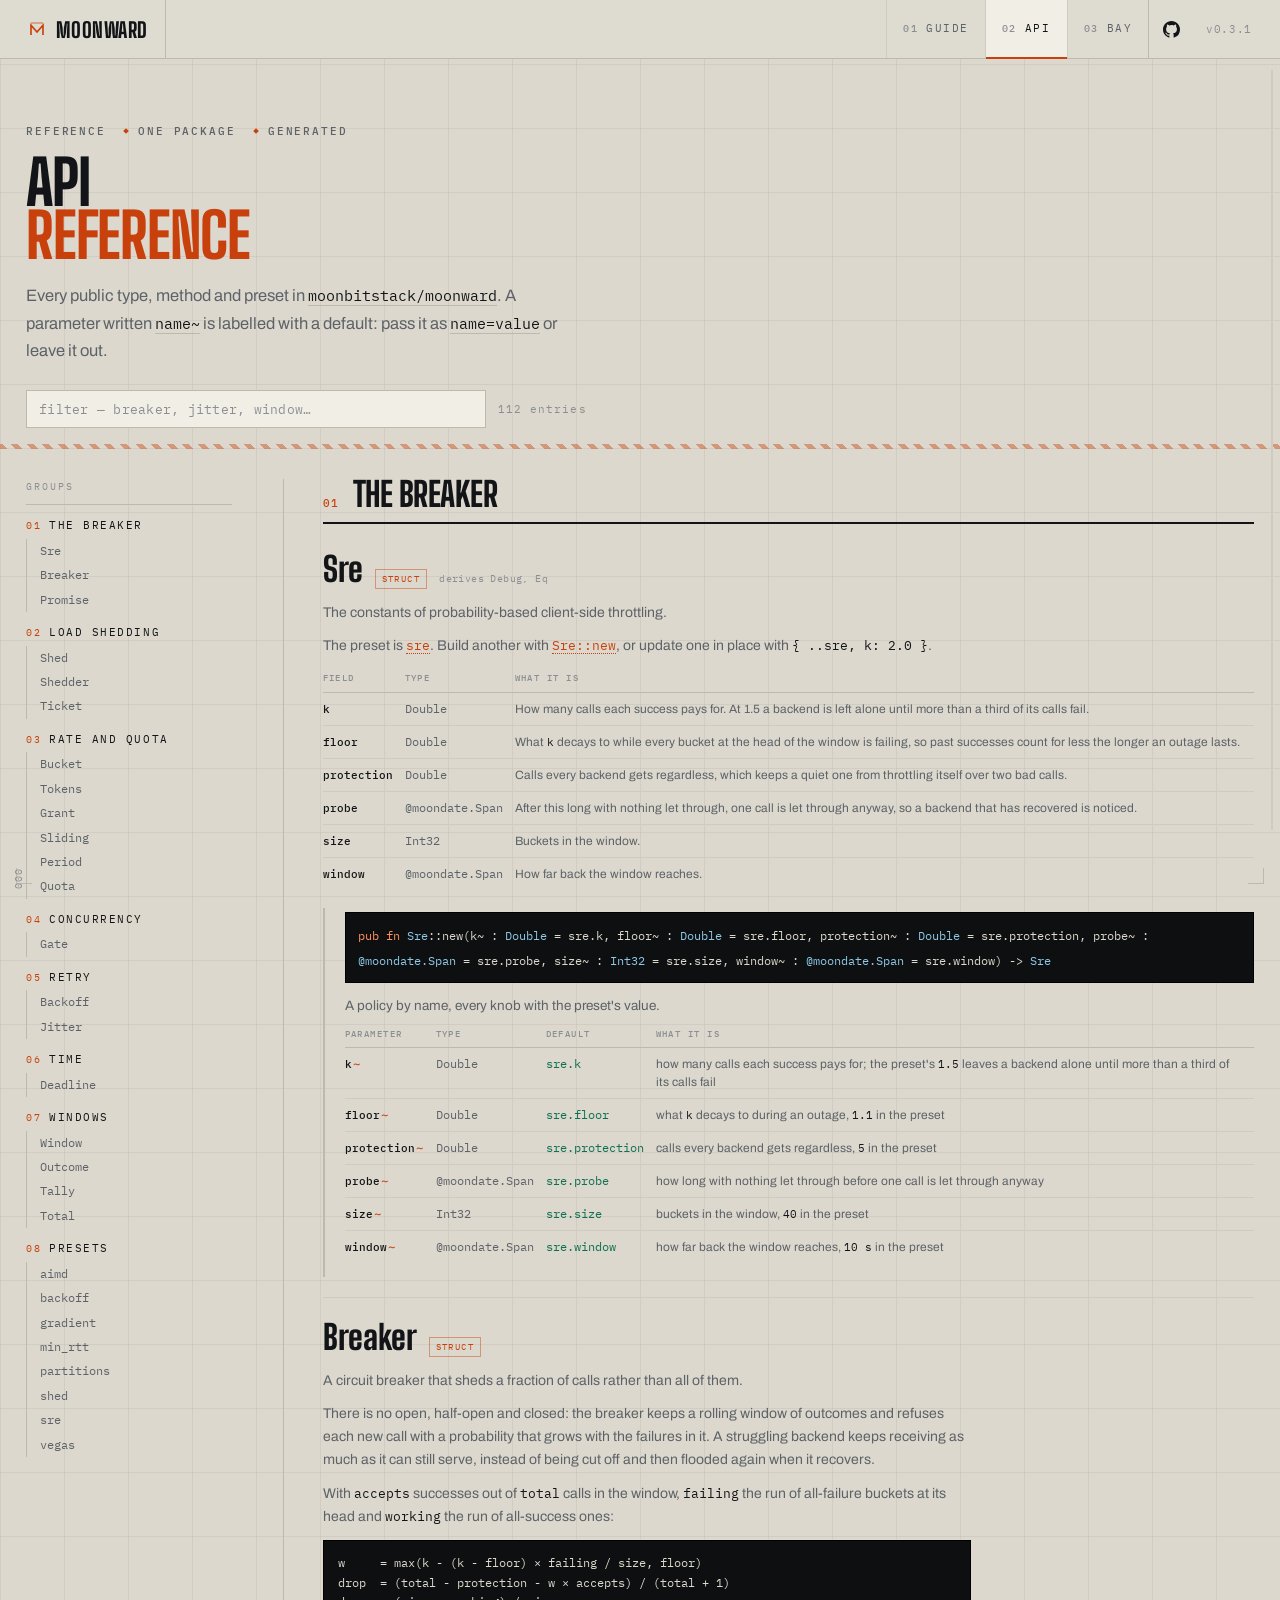
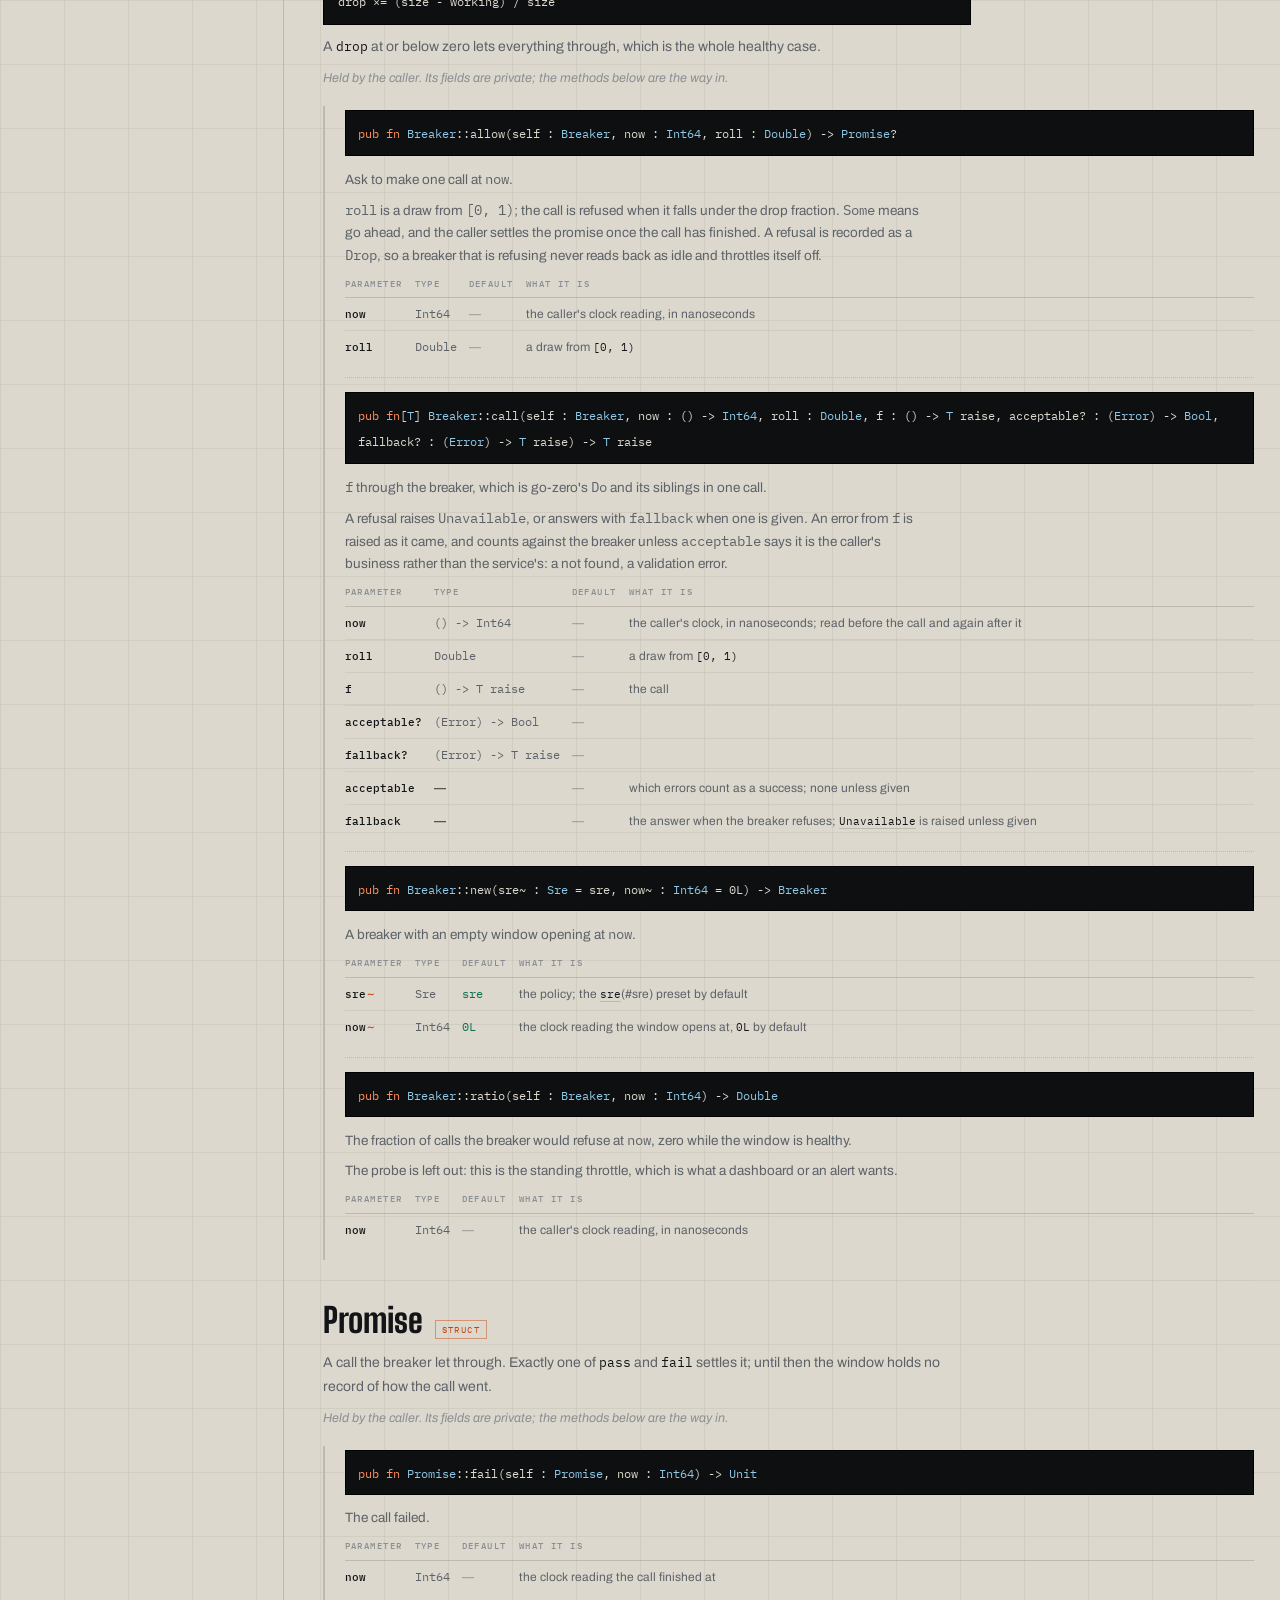
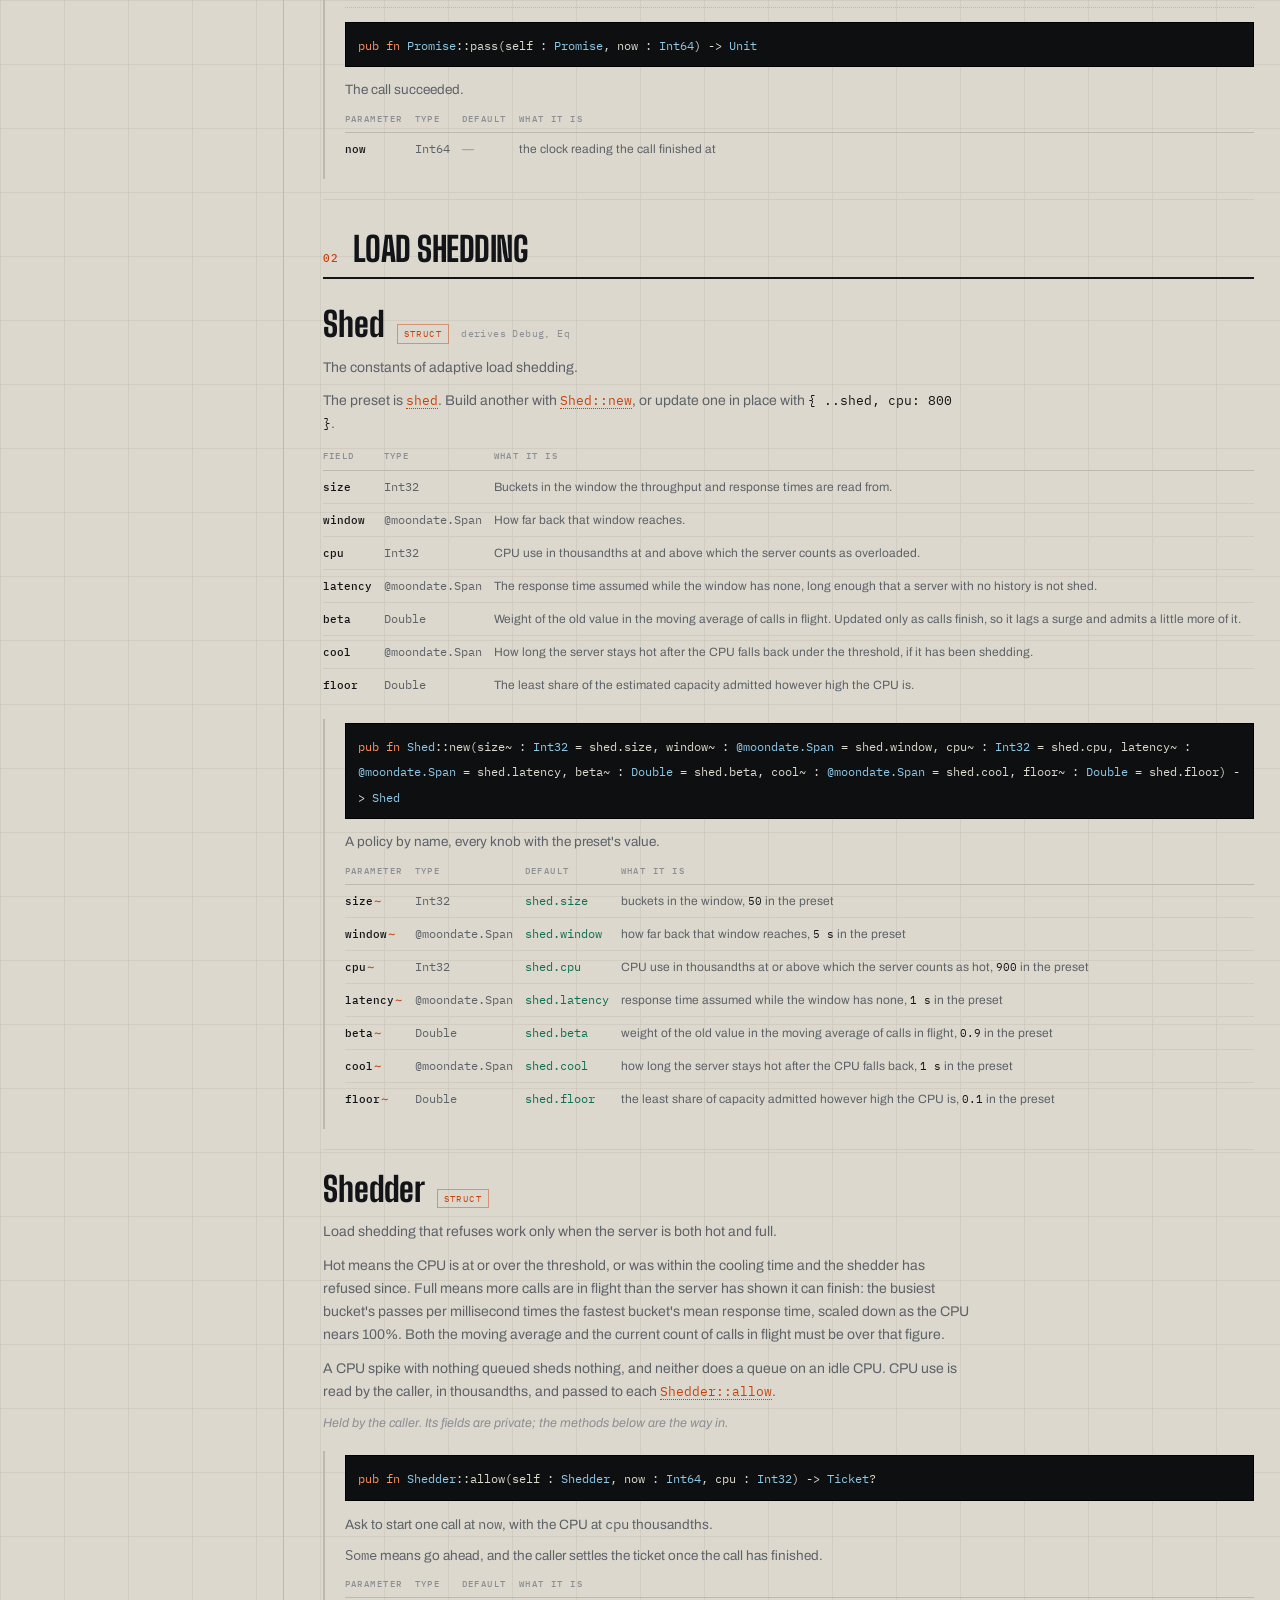
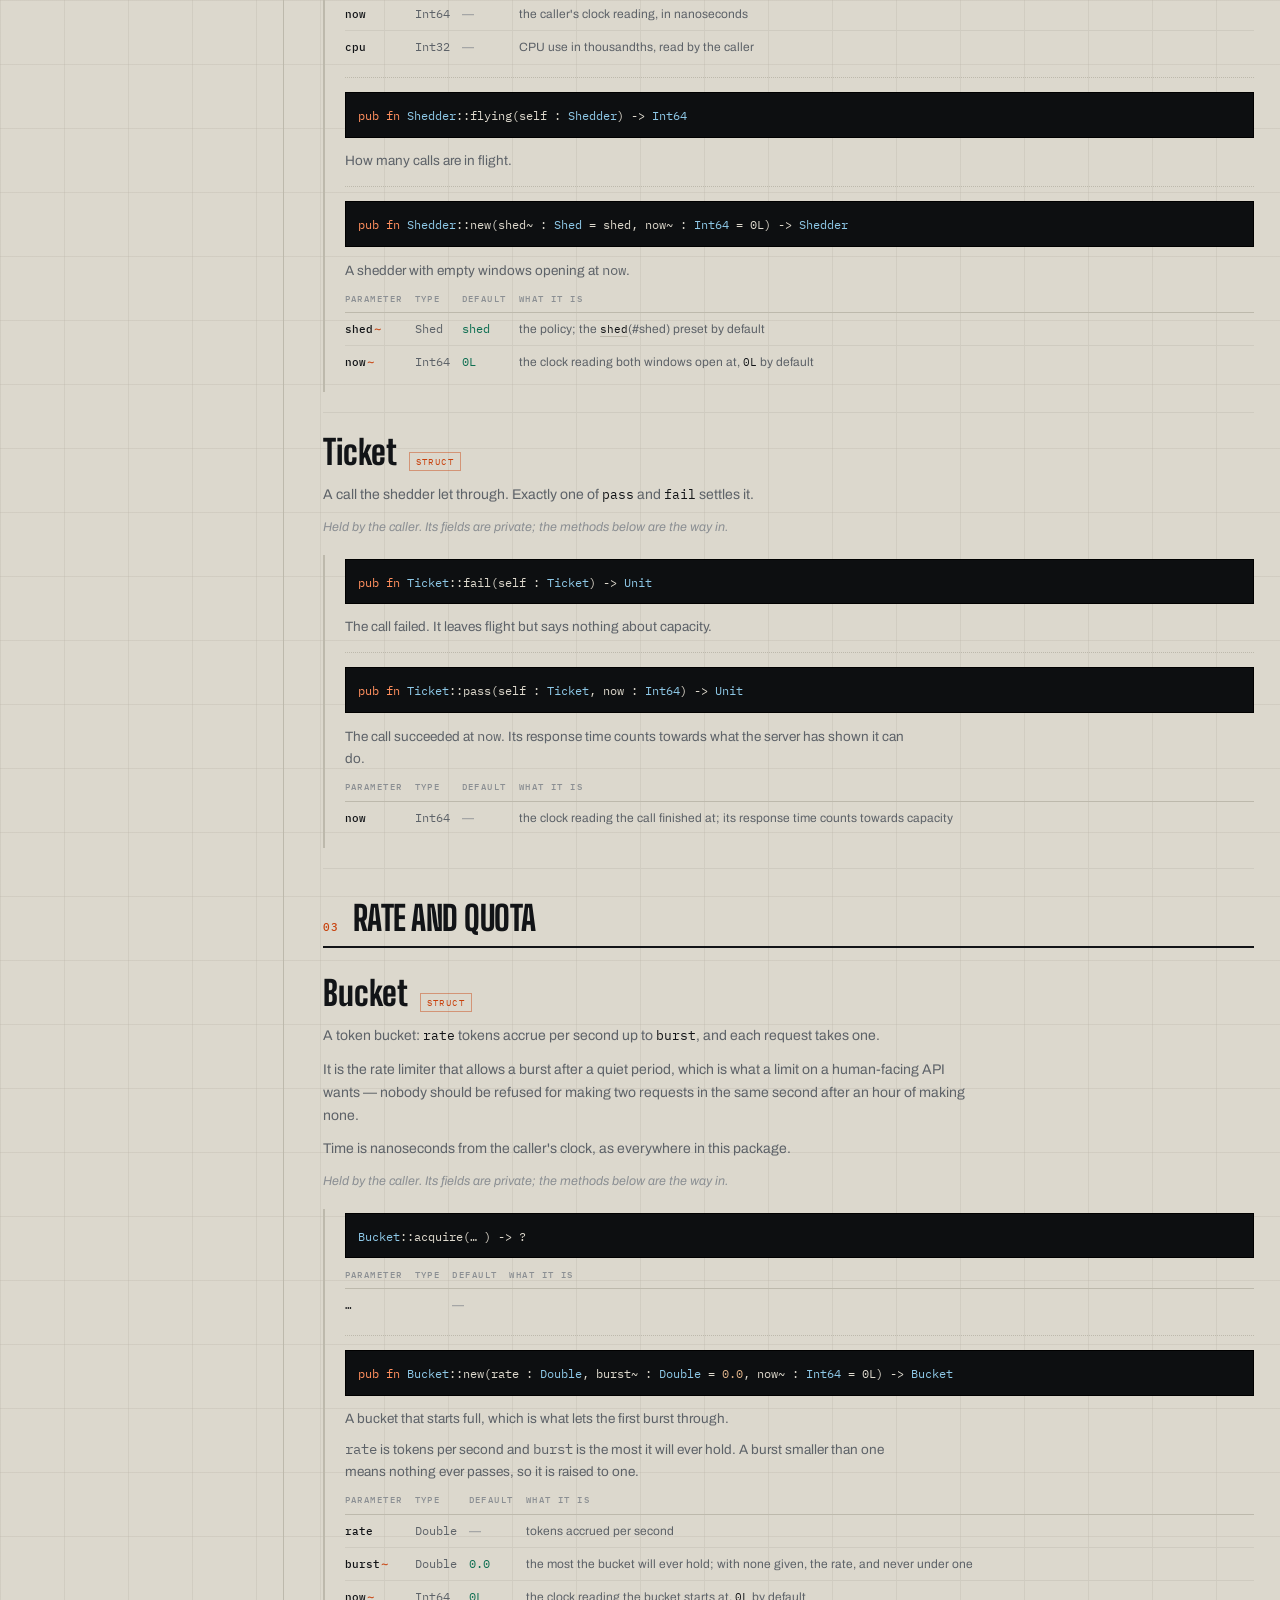
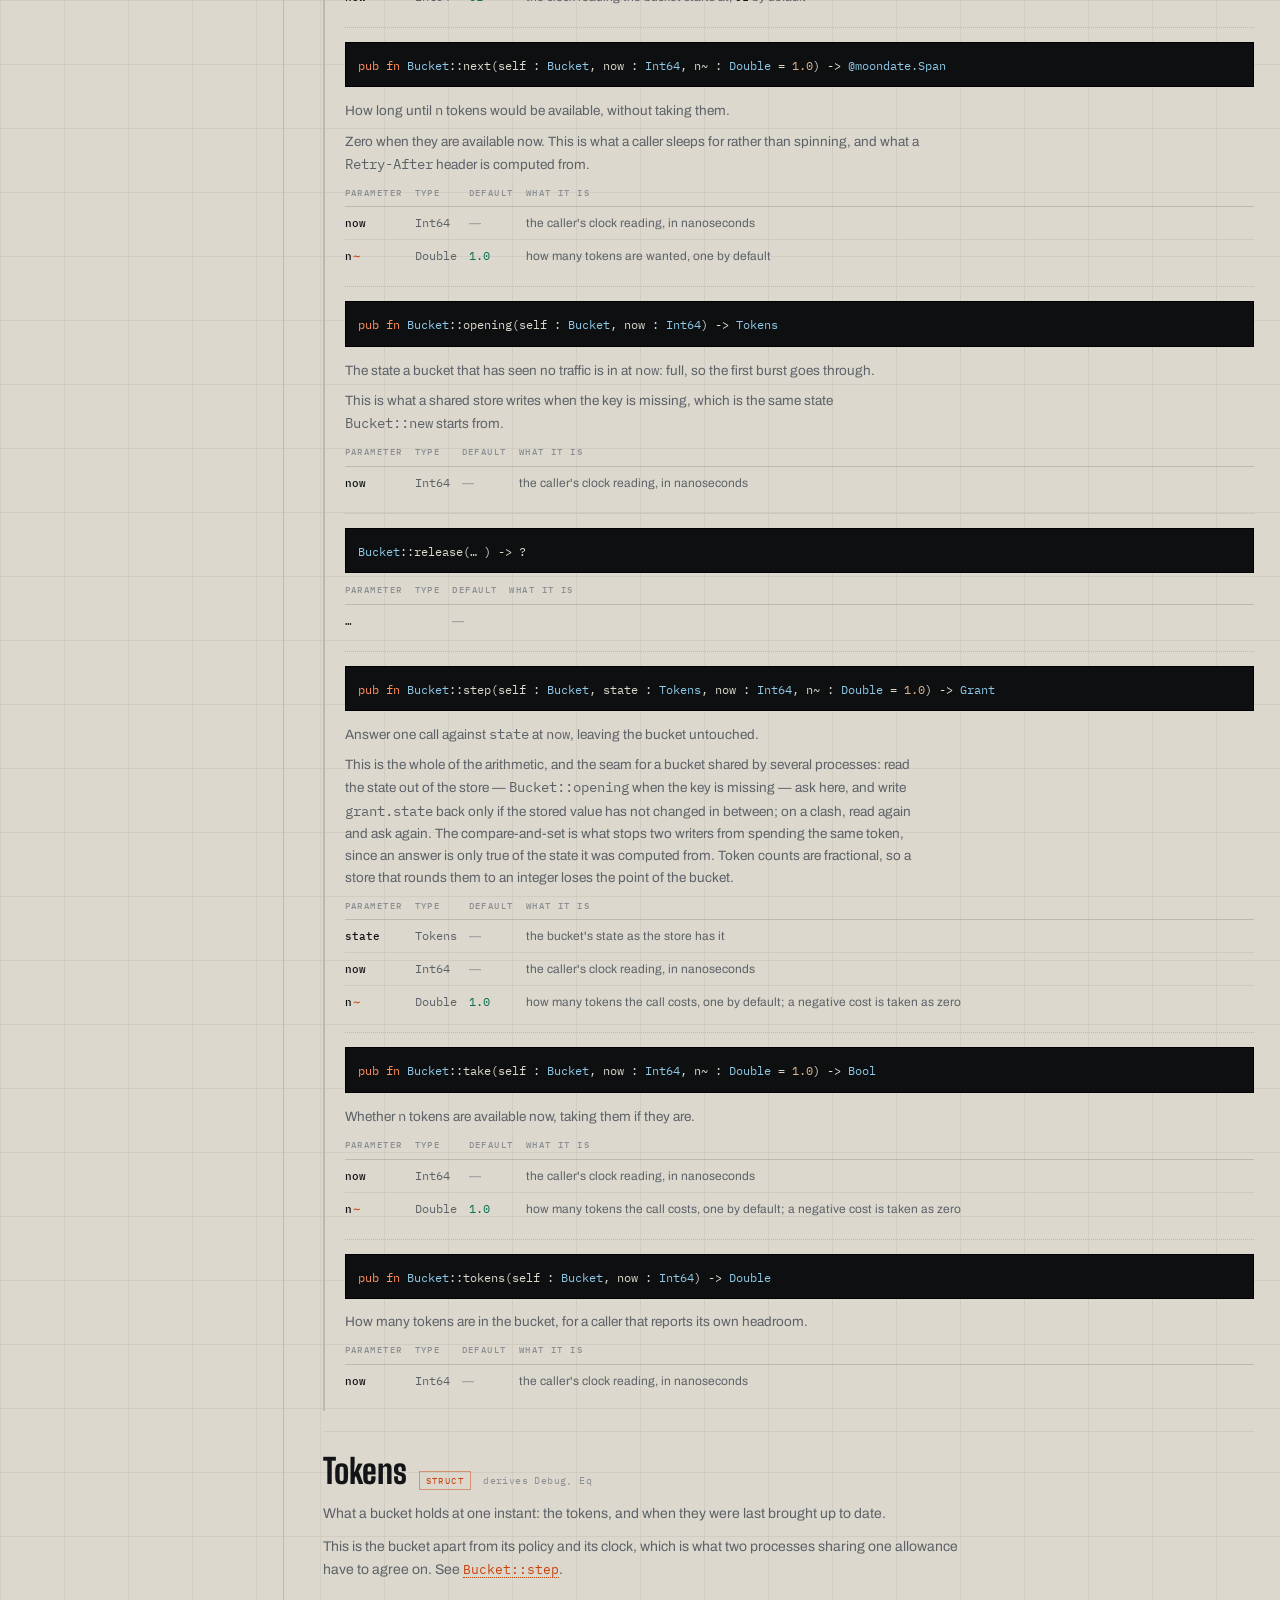
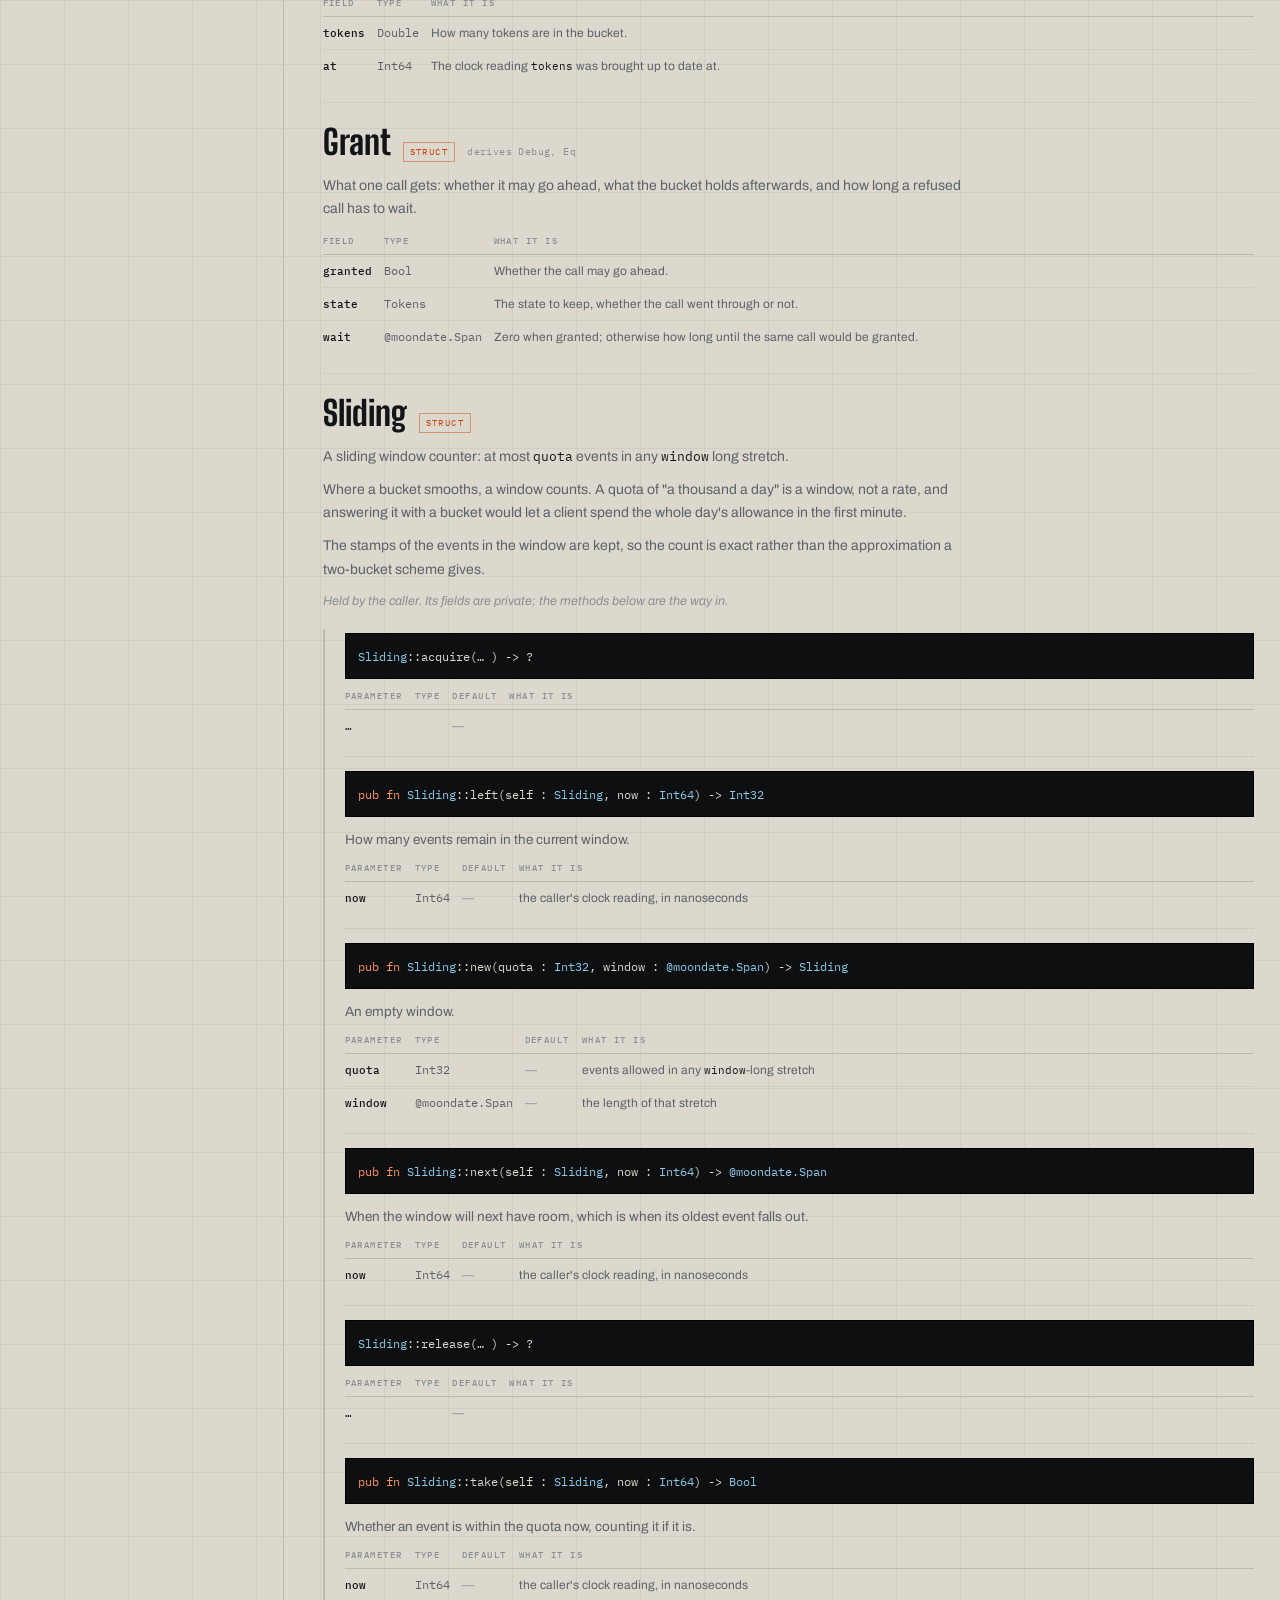
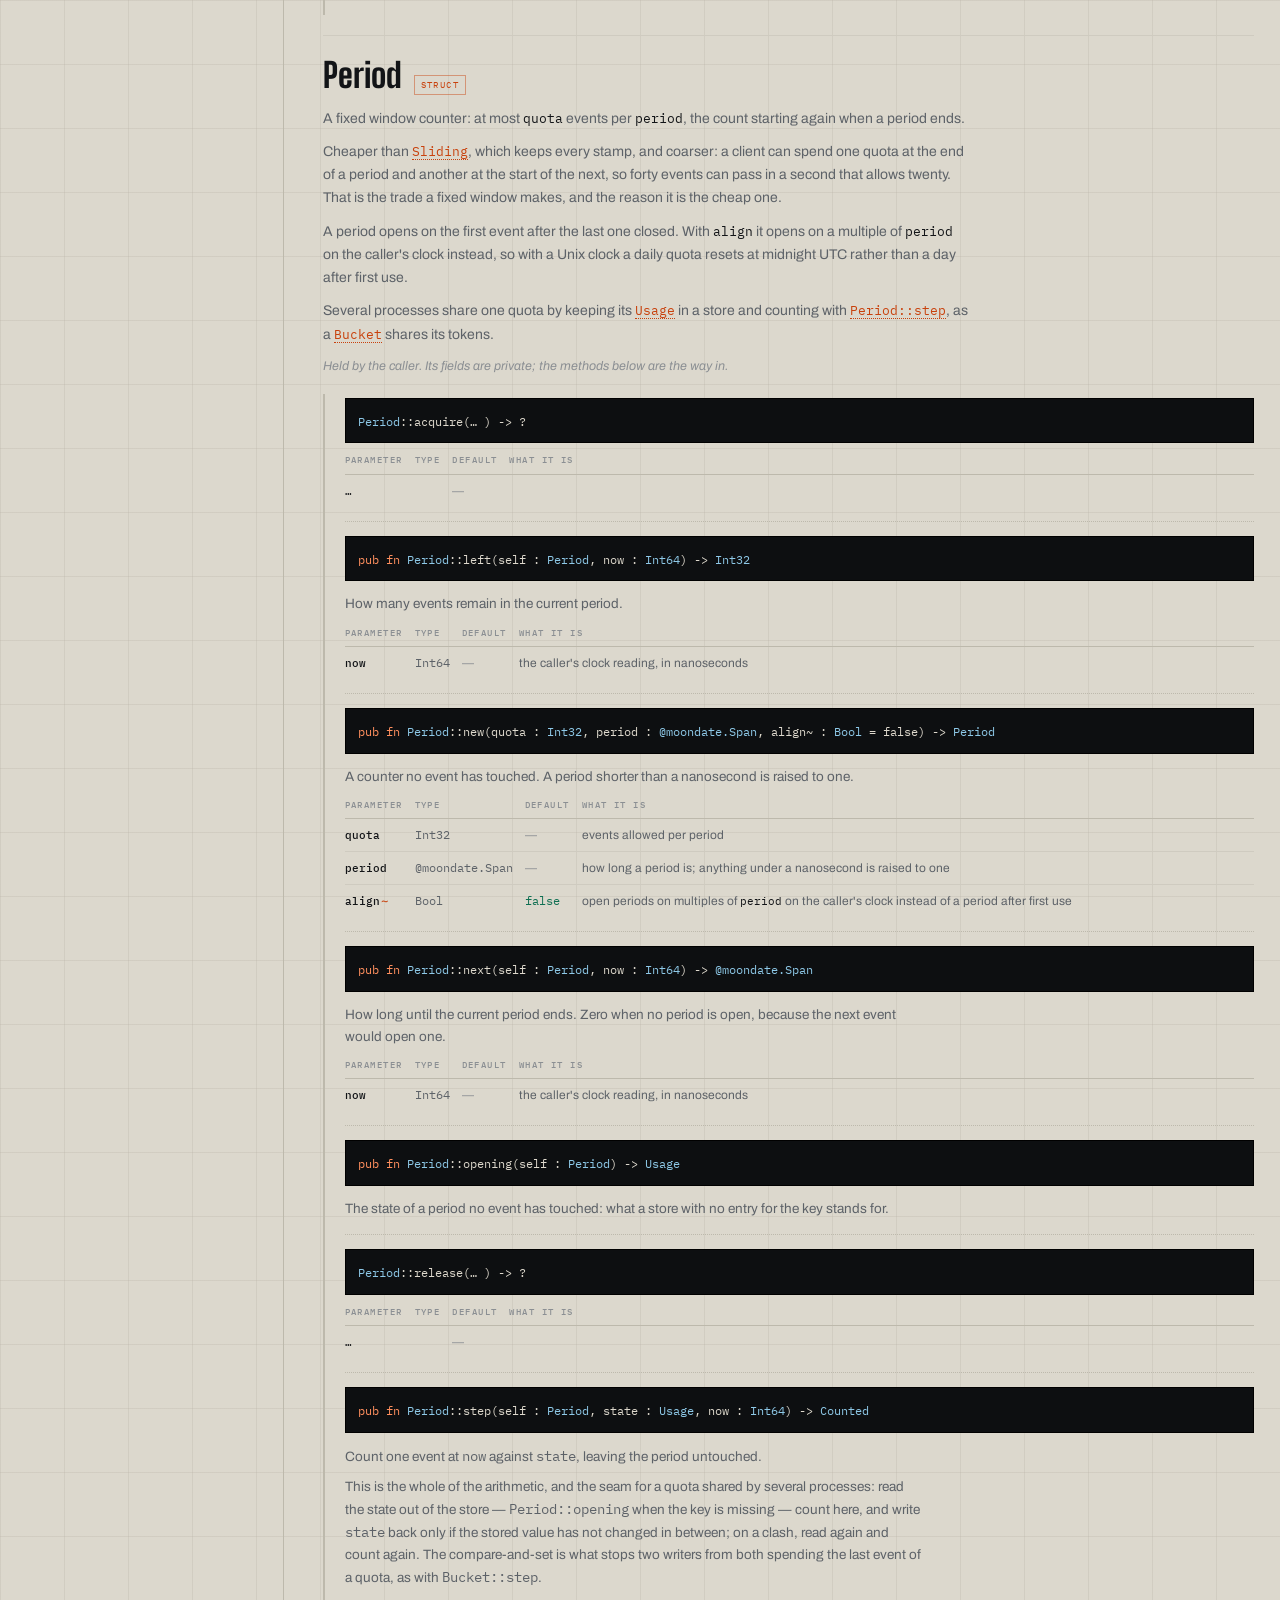
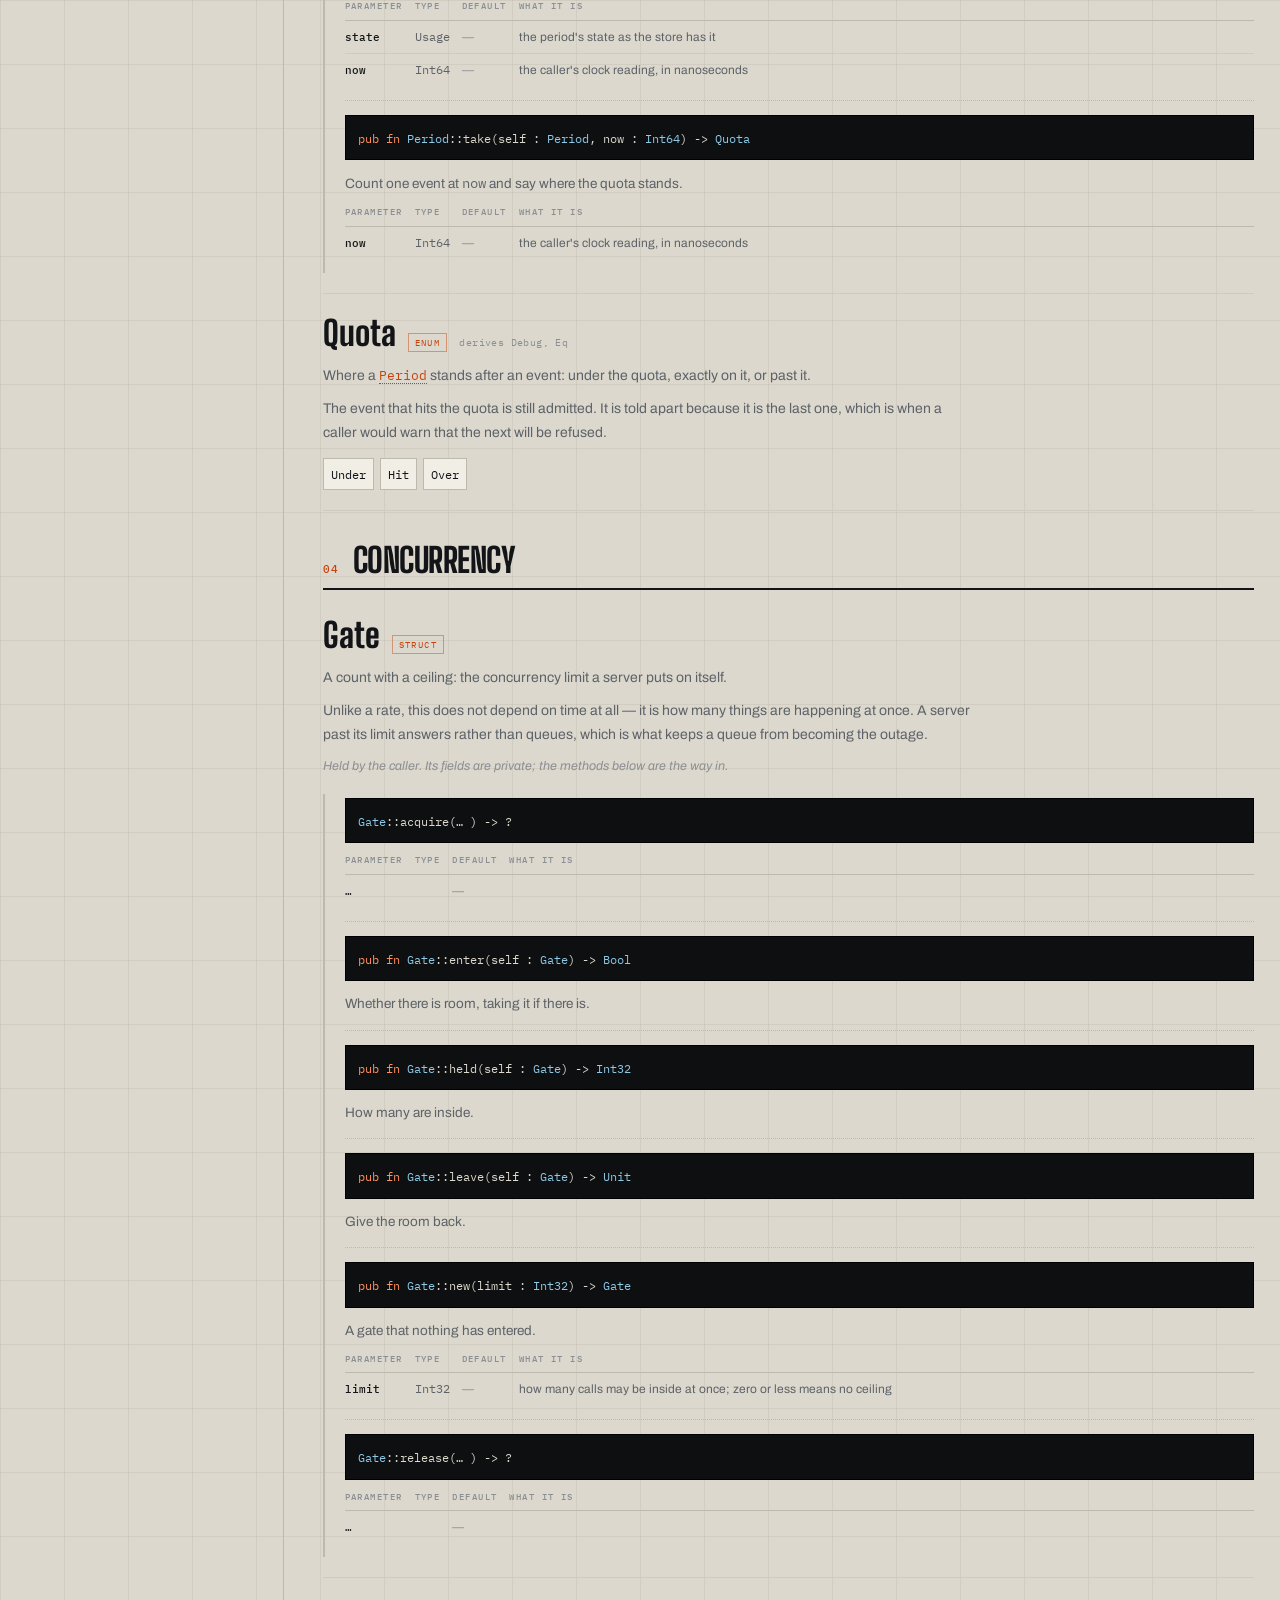
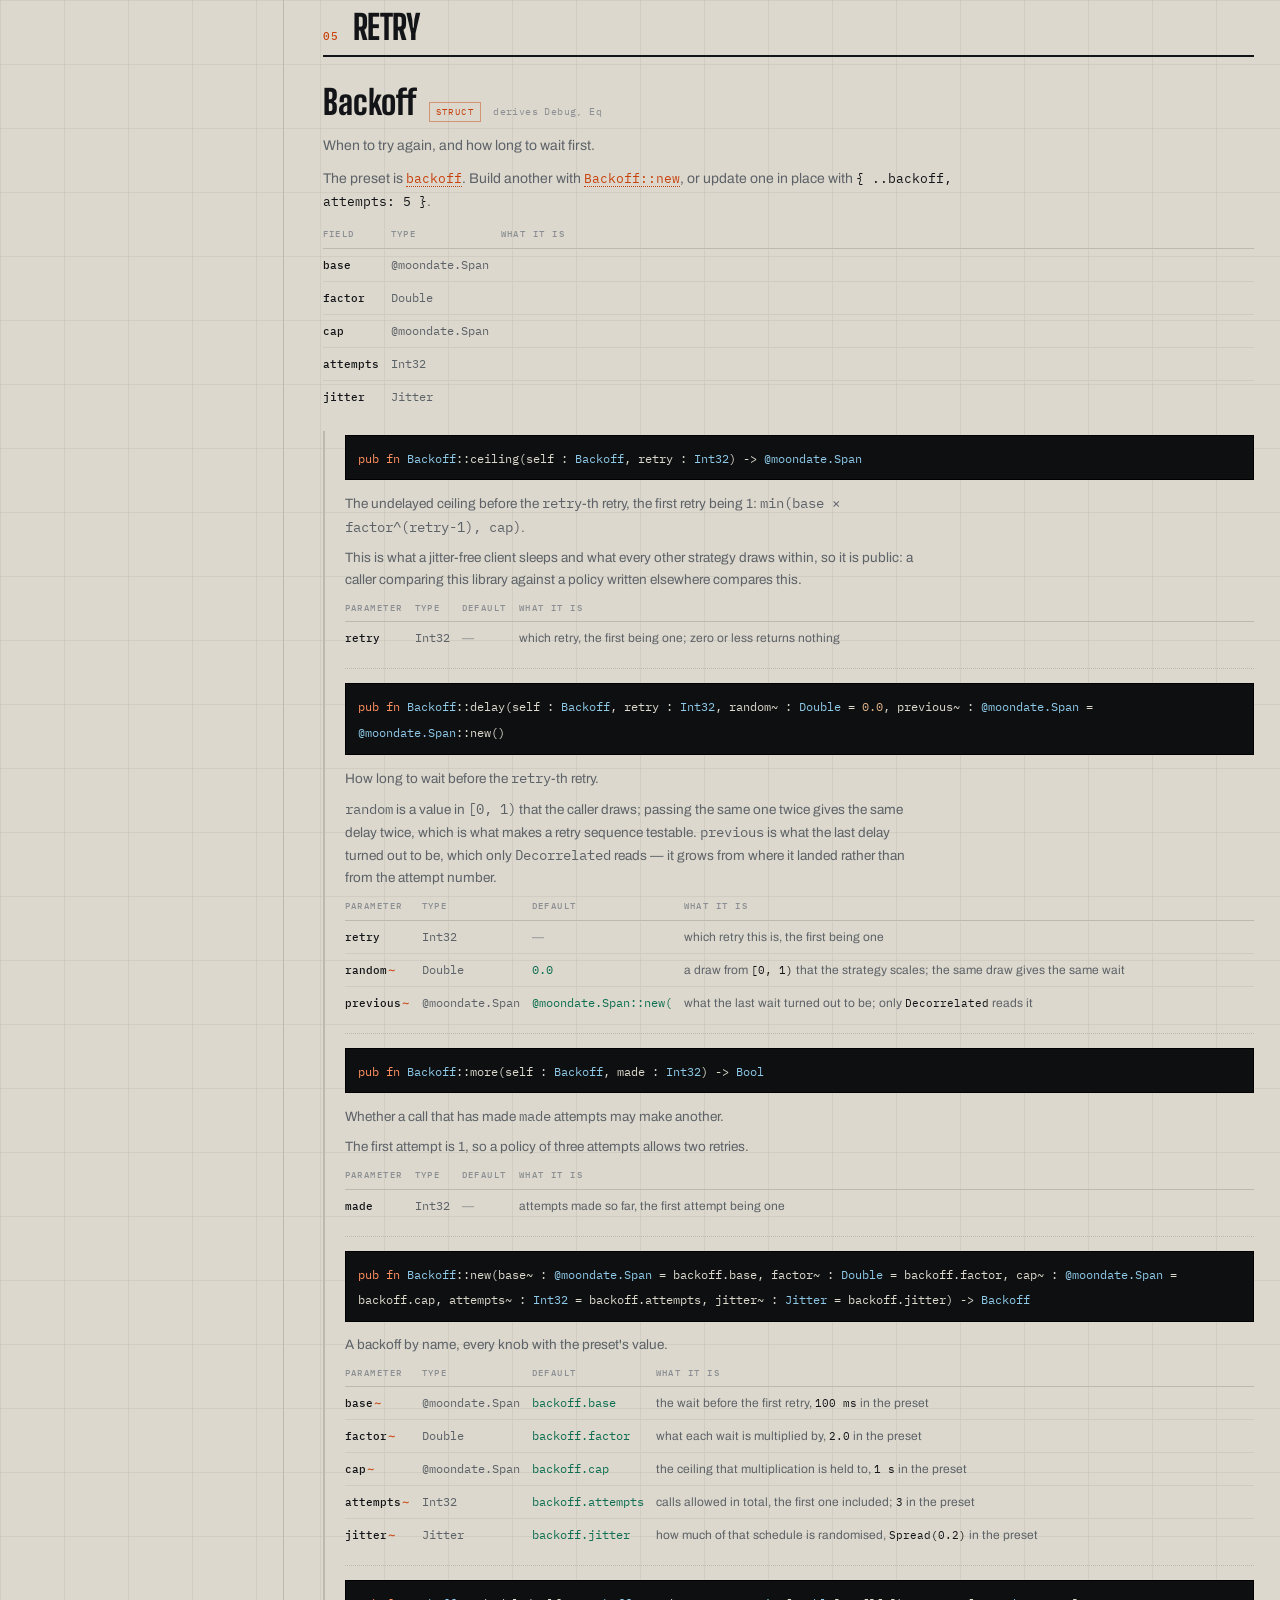
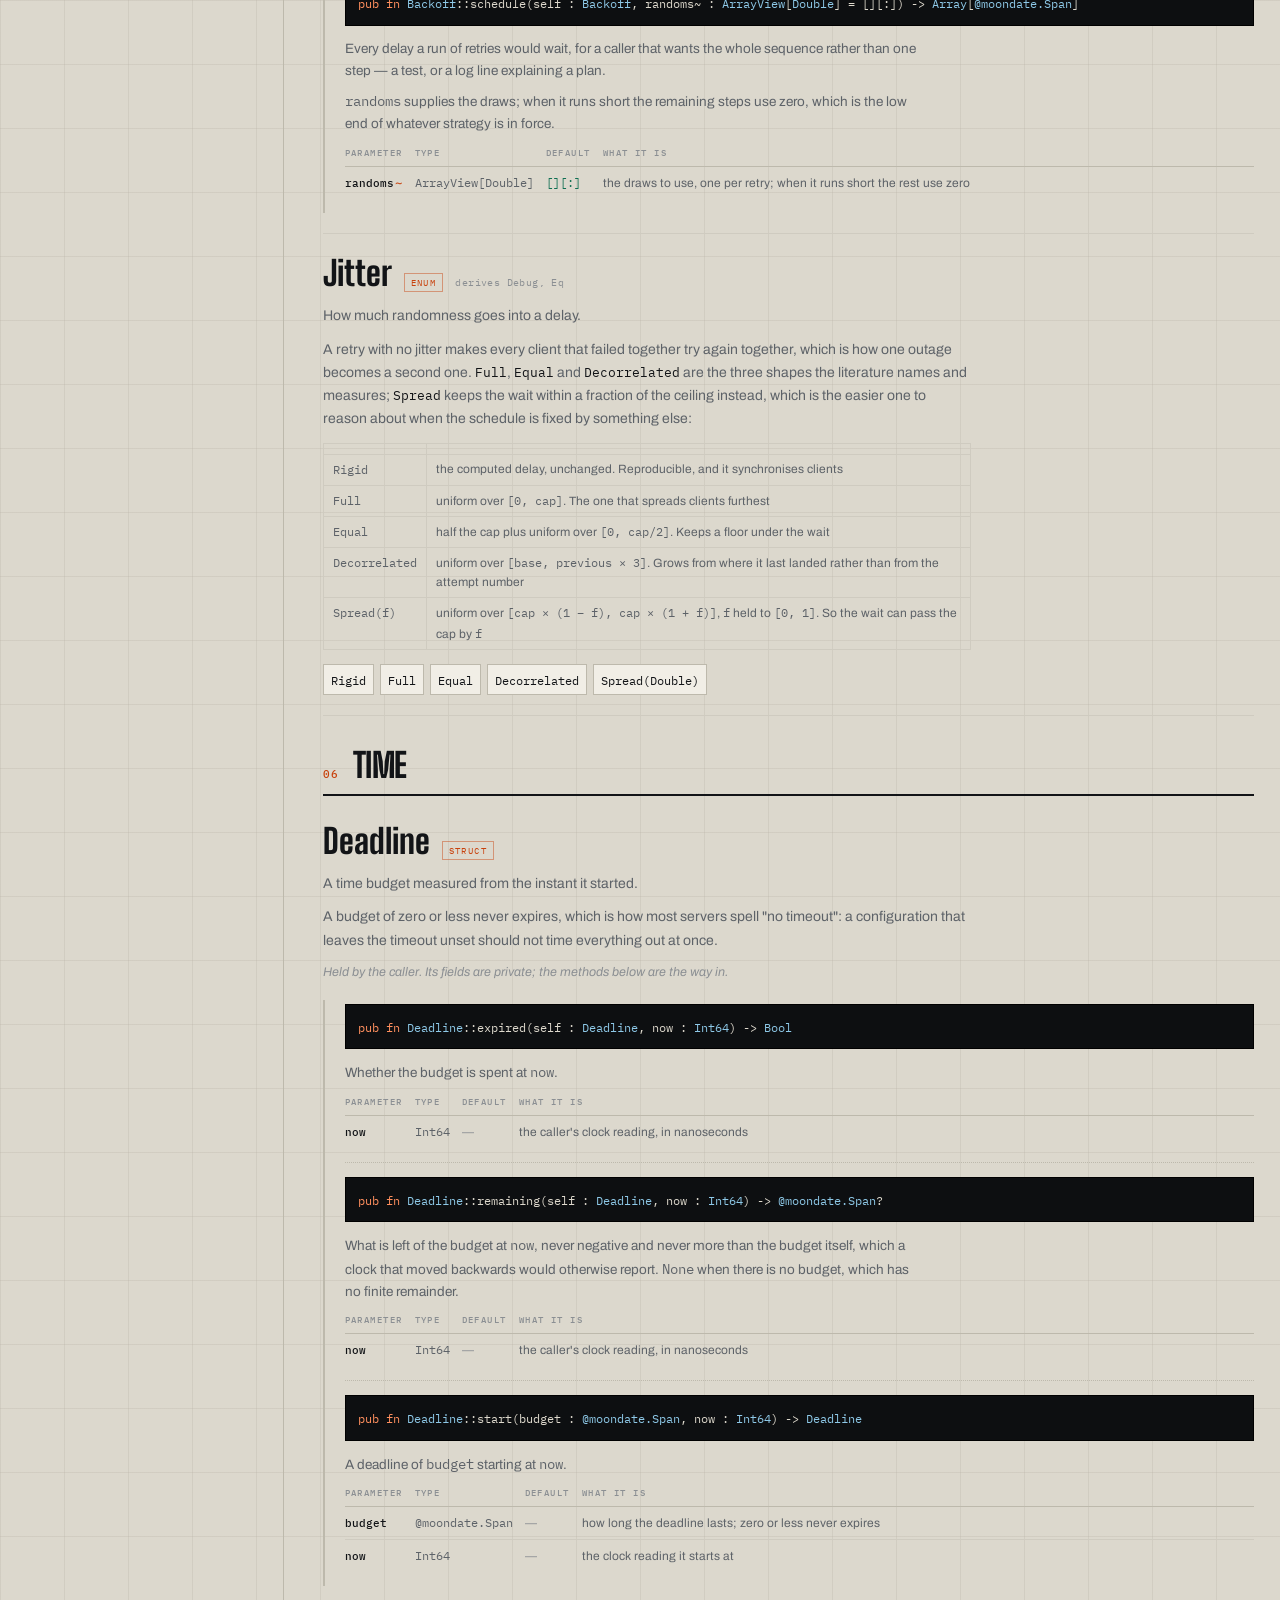
<file: docs/api.html>
<!doctype html>
<html lang="en">
<head>
<meta charset="utf-8">
<meta name="viewport" content="width=device-width, initial-scale=1">
<title>API reference — moonward</title>
<meta name="description" content="Every public type, method and preset in moonward, with parameters, defaults and what each one answers.">
<link rel="icon" href="favicon.svg" type="image/svg+xml">
<link rel="preconnect" href="https://fonts.googleapis.com">
<link rel="preconnect" href="https://fonts.gstatic.com" crossorigin>
<link href="https://fonts.googleapis.com/css2?family=Big+Shoulders+Display:wght@500;700;800&family=Archivo:wght@400;500;600&family=IBM+Plex+Mono:wght@400;500;600&display=swap" rel="stylesheet">
<link rel="stylesheet" href="assets/site.css">

<script type="module" src="assets/scrollbar.js"></script><link rel="stylesheet" href="assets/doc.css">
</head>
<body>

<div class="hud" aria-hidden="true">
  <i class="hud__c hud__c--bl"></i>
  <i class="hud__c hud__c--br"></i>
  <div class="hud__gauge"><i data-gauge></i></div>
  <div class="hud__read mono" data-hud-read>000</div>
</div>

<nav class="rail">
  <div class="rail__in">
    <a class="rail__mark" href="index.html">
      <svg viewBox="0 0 24 24" fill="none" stroke="currentColor" stroke-width="2.2" aria-hidden="true">
        <path d="M4 20V7l8 9 8-9v13"/><path d="M4 4h16" opacity=".45"/>
      </svg>
      <span>moonward</span>
    </a>
    <div class="rail__ch">
      <a href="guide.html"><b>01</b> Guide</a>
      <a href="api.html" aria-current="page"><b>02</b> API</a>
      <a href="bay.html"><b>03</b> Bay</a>
    </div>
    <a class="rail__git" href="https://github.com/moonbitstack/moonward" aria-label="Repository on GitHub">
      <svg viewBox="0 0 16 16" fill="currentColor" aria-hidden="true"><path d="M8 0C3.58 0 0 3.58 0 8c0 3.54 2.29 6.53 5.47 7.59.4.07.55-.17.55-.38 0-.19-.01-.82-.01-1.49-2.01.37-2.53-.49-2.69-.94-.09-.23-.48-.94-.82-1.13-.28-.15-.68-.52-.01-.53.63-.01 1.08.58 1.23.82.72 1.21 1.87.87 2.33.66.07-.52.28-.87.51-1.07-1.78-.2-3.64-.89-3.64-3.95 0-.87.31-1.59.82-2.15-.08-.2-.36-1.02.08-2.12 0 0 .67-.21 2.2.82a7.4 7.4 0 0 1 2-.27c.68 0 1.36.09 2 .27 1.53-1.04 2.2-.82 2.2-.82.44 1.1.16 1.92.08 2.12.51.56.82 1.27.82 2.15 0 3.07-1.87 3.75-3.65 3.95.29.25.54.73.54 1.48 0 1.07-.01 1.93-.01 2.2 0 .21.15.46.55.38A7.995 7.995 0 0 0 16 8c0-4.42-3.58-8-8-8Z"/></svg>
    </a>
    <span class="rail__ver">v0.3.1</span>
  </div>
</nav>

<header class="doc-head shell api-head">
  <div class="doc-head__meta">
    <span class="tag">Reference</span>
    <span class="tag">one package</span>
    <span class="tag">generated</span>
  </div>
  <h1 class="doc-head__title">API<br><em>reference</em></h1>
  <p class="doc-head__lede">Every public type, method and preset in <code>moonbitstack/moonward</code>. A parameter written <code>name~</code> is labelled with a default: pass it as <code>name=value</code> or leave it out.</p>
  <div class="api-search">
    <input id="api-filter" type="search" placeholder="filter — breaker, jitter, window…" autocomplete="off" aria-label="Filter the reference">
    <span class="api-search__count mono" id="api-count"></span>
  </div>
</header>

<div class="hazard"></div>

<div class="doc shell api-doc">
  <aside class="toc api-index" aria-label="Groups">
    <div class="toc__in">
      <p class="toc__t">Groups</p>
      <ul class="idx">
<li><a href="#g01"><i>01</i>The breaker</a><ul class="idx__types"><li><a href="#Sre">Sre</a></li><li><a href="#Breaker">Breaker</a></li><li><a href="#Promise">Promise</a></li></ul></li>
<li><a href="#g02"><i>02</i>Load shedding</a><ul class="idx__types"><li><a href="#Shed">Shed</a></li><li><a href="#Shedder">Shedder</a></li><li><a href="#Ticket">Ticket</a></li></ul></li>
<li><a href="#g03"><i>03</i>Rate and quota</a><ul class="idx__types"><li><a href="#Bucket">Bucket</a></li><li><a href="#Tokens">Tokens</a></li><li><a href="#Grant">Grant</a></li><li><a href="#Sliding">Sliding</a></li><li><a href="#Period">Period</a></li><li><a href="#Quota">Quota</a></li></ul></li>
<li><a href="#g04"><i>04</i>Concurrency</a><ul class="idx__types"><li><a href="#Gate">Gate</a></li></ul></li>
<li><a href="#g05"><i>05</i>Retry</a><ul class="idx__types"><li><a href="#Backoff">Backoff</a></li><li><a href="#Jitter">Jitter</a></li></ul></li>
<li><a href="#g06"><i>06</i>Time</a><ul class="idx__types"><li><a href="#Deadline">Deadline</a></li></ul></li>
<li><a href="#g07"><i>07</i>Windows</a><ul class="idx__types"><li><a href="#Window">Window</a></li><li><a href="#Outcome">Outcome</a></li><li><a href="#Tally">Tally</a></li><li><a href="#Total">Total</a></li></ul></li>
<li><a href="#gvalues"><i>08</i>Presets</a><ul class="idx__types"><li><a href="#aimd">aimd</a></li><li><a href="#backoff">backoff</a></li><li><a href="#gradient">gradient</a></li><li><a href="#min_rtt">min_rtt</a></li><li><a href="#partitions">partitions</a></li><li><a href="#shed">shed</a></li><li><a href="#sre">sre</a></li><li><a href="#vegas">vegas</a></li></ul></li>
      </ul>
    </div>
  </aside>

  <main class="doc__main" id="api-main">
<section class="group" id="g01"><h2 class="group__t"><i>01</i>The breaker</h2>
<article class="api" id="Sre" data-name="sre">
<header class="api__head">
  <h3 class="api__name">Sre</h3>
  <span class="chip chip--kind">struct</span>
  <span class="api__derived">derives Debug, Eq</span>
</header>
<div class="api__doc"><p>The constants of probability-based client-side throttling.</p>
<p>The preset is <a class="ref" href="#sre"><code>sre</code></a>. Build another with <a class="ref" href="#Sre::new"><code>Sre::new</code></a>, or update one in place with <code>{ ..sre, k: 2.0 }</code>.</p></div>
<table class="params"><thead><tr><th>field</th><th>type</th><th>what it is</th></tr></thead><tbody><tr><td class="pname"><code>k</code></td><td class="ptype"><code>Double</code></td><td class="pdoc">How many calls each success pays for. At 1.5 a backend is left alone until more than a third of its calls fail.</td></tr><tr><td class="pname"><code>floor</code></td><td class="ptype"><code>Double</code></td><td class="pdoc">What <code>k</code> decays to while every bucket at the head of the window is failing, so past successes count for less the longer an outage lasts.</td></tr><tr><td class="pname"><code>protection</code></td><td class="ptype"><code>Double</code></td><td class="pdoc">Calls every backend gets regardless, which keeps a quiet one from throttling itself over two bad calls.</td></tr><tr><td class="pname"><code>probe</code></td><td class="ptype"><code>@moondate.Span</code></td><td class="pdoc">After this long with nothing let through, one call is let through anyway, so a backend that has recovered is noticed.</td></tr><tr><td class="pname"><code>size</code></td><td class="ptype"><code>Int32</code></td><td class="pdoc">Buckets in the window.</td></tr><tr><td class="pname"><code>window</code></td><td class="ptype"><code>@moondate.Span</code></td><td class="pdoc">How far back the window reaches.</td></tr></tbody></table>
<div class="fns">

<article class="fn" id="Sre-new" data-name="sre::new">
  <div class="fn__sig"><code><span class="kw">pub</span> <span class="kw">fn</span> <span class="ty">Sre</span>::new(k~ : <span class="ty">Double</span> = sre.k,&#8203; floor~ : <span class="ty">Double</span> = sre.floor,&#8203; protection~ : <span class="ty">Double</span> = sre.protection,&#8203; probe~ : <span class="ty">@moondate.<span class="ty">Span</span></span> = sre.probe,&#8203; size~ : <span class="ty">Int32</span> = sre.size,&#8203; window~ : <span class="ty">@moondate.<span class="ty">Span</span></span> = sre.window) -&gt; <span class="ty">Sre</span></code></div>
  <div class="fn__doc"><p>A policy by name, every knob with the preset's value.</p></div>
  <table class="params"><thead><tr><th>parameter</th><th>type</th><th>default</th><th>what it is</th></tr></thead><tbody><tr><td class="pname"><code>k</code><i class="lab">~</i></td><td class="ptype"><code>Double</code></td><td class="pdef"><code class="dflt">sre.k</code></td><td class="pdoc">how many calls each success pays for; the preset's <code>1.5</code> leaves a backend alone until more than a third of its calls fail</td></tr><tr><td class="pname"><code>floor</code><i class="lab">~</i></td><td class="ptype"><code>Double</code></td><td class="pdef"><code class="dflt">sre.floor</code></td><td class="pdoc">what <code>k</code> decays to during an outage, <code>1.1</code> in the preset</td></tr><tr><td class="pname"><code>protection</code><i class="lab">~</i></td><td class="ptype"><code>Double</code></td><td class="pdef"><code class="dflt">sre.protection</code></td><td class="pdoc">calls every backend gets regardless, <code>5</code> in the preset</td></tr><tr><td class="pname"><code>probe</code><i class="lab">~</i></td><td class="ptype"><code>@moondate.Span</code></td><td class="pdef"><code class="dflt">sre.probe</code></td><td class="pdoc">how long with nothing let through before one call is let through anyway</td></tr><tr><td class="pname"><code>size</code><i class="lab">~</i></td><td class="ptype"><code>Int32</code></td><td class="pdef"><code class="dflt">sre.size</code></td><td class="pdoc">buckets in the window, <code>40</code> in the preset</td></tr><tr><td class="pname"><code>window</code><i class="lab">~</i></td><td class="ptype"><code>@moondate.Span</code></td><td class="pdef"><code class="dflt">sre.window</code></td><td class="pdoc">how far back the window reaches, <code>10 s</code> in the preset</td></tr></tbody></table>
</article>
</div>
</article>
<article class="api" id="Breaker" data-name="breaker">
<header class="api__head">
  <h3 class="api__name">Breaker</h3>
  <span class="chip chip--kind">struct</span>
  
</header>
<div class="api__doc"><p>A circuit breaker that sheds a fraction of calls rather than all of them.</p>
<p>There is no open, half-open and closed: the breaker keeps a rolling window of outcomes and refuses each new call with a probability that grows with the failures in it. A struggling backend keeps receiving as much as it can still serve, instead of being cut off and then flooded again when it recovers.</p>
<p>With <code>accepts</code> successes out of <code>total</code> calls in the window, <code>failing</code> the run of all-failure buckets at its head and <code>working</code> the run of all-success ones:</p>
<pre class="snippet">w     = max(k - (k - floor) × failing / size, floor)
drop  = (total - protection - w × accepts) / (total + 1)
drop ×= (size - working) / size</pre>
<p>A <code>drop</code> at or below zero lets everything through, which is the whole healthy case.</p></div>
<p class="api__note">Held by the caller. Its fields are private; the methods below are the way in.</p>
<div class="fns">

<article class="fn" id="Breaker-allow" data-name="breaker::allow">
  <div class="fn__sig"><code><span class="kw">pub</span> <span class="kw">fn</span> <span class="ty">Breaker</span>::allow(self : <span class="ty">Breaker</span>,&#8203; now : <span class="ty">Int64</span>,&#8203; roll : <span class="ty">Double</span>) -&gt; <span class="ty">Promise</span>?</code></div>
  <div class="fn__doc"><p>Ask to make one call at <code>now</code>.</p>
<p><code>roll</code> is a draw from <code>[0, 1)</code>; the call is refused when it falls under the drop fraction. <code>Some</code> means go ahead, and the caller settles the promise once the call has finished. A refusal is recorded as a <code>Drop</code>, so a breaker that is refusing never reads back as idle and throttles itself off.</p></div>
  <table class="params"><thead><tr><th>parameter</th><th>type</th><th>default</th><th>what it is</th></tr></thead><tbody><tr><td class="pname"><code>now</code></td><td class="ptype"><code>Int64</code></td><td class="pdef">—</td><td class="pdoc">the caller's clock reading, in nanoseconds</td></tr><tr><td class="pname"><code>roll</code></td><td class="ptype"><code>Double</code></td><td class="pdef">—</td><td class="pdoc">a draw from <code>[0, 1)</code></td></tr></tbody></table>
</article>

<article class="fn" id="Breaker-call" data-name="breaker::call">
  <div class="fn__sig"><code><span class="kw">pub</span> <span class="kw">fn</span>[<span class="ty">T</span>] <span class="ty">Breaker</span>::call(self : <span class="ty">Breaker</span>,&#8203; now : () -&gt; <span class="ty">Int64</span>,&#8203; roll : <span class="ty">Double</span>,&#8203; f : () -&gt; <span class="ty">T</span> raise,&#8203; acceptable? : (<span class="ty">Error</span>) -&gt; <span class="ty">Bool</span>,&#8203; fallback? : (<span class="ty">Error</span>) -&gt; <span class="ty">T</span> raise) -&gt; <span class="ty">T</span> raise</code></div>
  <div class="fn__doc"><p><code>f</code> through the breaker, which is go-zero's <code>Do</code> and its siblings in one call.</p>
<p>A refusal raises <a class="ref" href="#Unavailable"><code>Unavailable</code></a>, or answers with <code>fallback</code> when one is given. An error from <code>f</code> is raised as it came, and counts against the breaker unless <code>acceptable</code> says it is the caller's business rather than the service's: a not found, a validation error.</p></div>
  <table class="params"><thead><tr><th>parameter</th><th>type</th><th>default</th><th>what it is</th></tr></thead><tbody><tr><td class="pname"><code>now</code></td><td class="ptype"><code>() -&gt; Int64</code></td><td class="pdef">—</td><td class="pdoc">the caller's clock, in nanoseconds; read before the call and again after it</td></tr><tr><td class="pname"><code>roll</code></td><td class="ptype"><code>Double</code></td><td class="pdef">—</td><td class="pdoc">a draw from <code>[0, 1)</code></td></tr><tr><td class="pname"><code>f</code></td><td class="ptype"><code>() -&gt; T raise</code></td><td class="pdef">—</td><td class="pdoc">the call</td></tr><tr><td class="pname"><code>acceptable?</code></td><td class="ptype"><code>(Error) -&gt; Bool</code></td><td class="pdef">—</td><td class="pdoc"></td></tr><tr><td class="pname"><code>fallback?</code></td><td class="ptype"><code>(Error) -&gt; T raise</code></td><td class="pdef">—</td><td class="pdoc"></td></tr><tr><td class="pname"><code>acceptable</code></td><td class="ptype">—</td><td class="pdef">—</td><td class="pdoc">which errors count as a success; none unless given</td></tr><tr><td class="pname"><code>fallback</code></td><td class="ptype">—</td><td class="pdef">—</td><td class="pdoc">the answer when the breaker refuses; <a class="ref" href="#Unavailable"><code>Unavailable</code></a> is raised unless given</td></tr></tbody></table>
</article>

<article class="fn" id="Breaker-new" data-name="breaker::new">
  <div class="fn__sig"><code><span class="kw">pub</span> <span class="kw">fn</span> <span class="ty">Breaker</span>::new(sre~ : <span class="ty">Sre</span> = sre,&#8203; now~ : <span class="ty">Int64</span> = 0L) -&gt; <span class="ty">Breaker</span></code></div>
  <div class="fn__doc"><p>A breaker with an empty window opening at <code>now</code>.</p></div>
  <table class="params"><thead><tr><th>parameter</th><th>type</th><th>default</th><th>what it is</th></tr></thead><tbody><tr><td class="pname"><code>sre</code><i class="lab">~</i></td><td class="ptype"><code>Sre</code></td><td class="pdef"><code class="dflt">sre</code></td><td class="pdoc">the policy; the <a class="ref" href="#sre"><code>sre</code></a>(#sre) preset by default</td></tr><tr><td class="pname"><code>now</code><i class="lab">~</i></td><td class="ptype"><code>Int64</code></td><td class="pdef"><code class="dflt">0L</code></td><td class="pdoc">the clock reading the window opens at, <code>0L</code> by default</td></tr></tbody></table>
</article>

<article class="fn" id="Breaker-ratio" data-name="breaker::ratio">
  <div class="fn__sig"><code><span class="kw">pub</span> <span class="kw">fn</span> <span class="ty">Breaker</span>::ratio(self : <span class="ty">Breaker</span>,&#8203; now : <span class="ty">Int64</span>) -&gt; <span class="ty">Double</span></code></div>
  <div class="fn__doc"><p>The fraction of calls the breaker would refuse at <code>now</code>, zero while the window is healthy.</p>
<p>The probe is left out: this is the standing throttle, which is what a dashboard or an alert wants.</p></div>
  <table class="params"><thead><tr><th>parameter</th><th>type</th><th>default</th><th>what it is</th></tr></thead><tbody><tr><td class="pname"><code>now</code></td><td class="ptype"><code>Int64</code></td><td class="pdef">—</td><td class="pdoc">the caller's clock reading, in nanoseconds</td></tr></tbody></table>
</article>
</div>
</article>
<article class="api" id="Promise" data-name="promise">
<header class="api__head">
  <h3 class="api__name">Promise</h3>
  <span class="chip chip--kind">struct</span>
  
</header>
<div class="api__doc"><p>A call the breaker let through. Exactly one of <code>pass</code> and <code>fail</code> settles it; until then the window holds no record of how the call went.</p></div>
<p class="api__note">Held by the caller. Its fields are private; the methods below are the way in.</p>
<div class="fns">

<article class="fn" id="Promise-fail" data-name="promise::fail">
  <div class="fn__sig"><code><span class="kw">pub</span> <span class="kw">fn</span> <span class="ty">Promise</span>::fail(self : <span class="ty">Promise</span>,&#8203; now : <span class="ty">Int64</span>) -&gt; <span class="ty">Unit</span></code></div>
  <div class="fn__doc"><p>The call failed.</p></div>
  <table class="params"><thead><tr><th>parameter</th><th>type</th><th>default</th><th>what it is</th></tr></thead><tbody><tr><td class="pname"><code>now</code></td><td class="ptype"><code>Int64</code></td><td class="pdef">—</td><td class="pdoc">the clock reading the call finished at</td></tr></tbody></table>
</article>

<article class="fn" id="Promise-pass" data-name="promise::pass">
  <div class="fn__sig"><code><span class="kw">pub</span> <span class="kw">fn</span> <span class="ty">Promise</span>::pass(self : <span class="ty">Promise</span>,&#8203; now : <span class="ty">Int64</span>) -&gt; <span class="ty">Unit</span></code></div>
  <div class="fn__doc"><p>The call succeeded.</p></div>
  <table class="params"><thead><tr><th>parameter</th><th>type</th><th>default</th><th>what it is</th></tr></thead><tbody><tr><td class="pname"><code>now</code></td><td class="ptype"><code>Int64</code></td><td class="pdef">—</td><td class="pdoc">the clock reading the call finished at</td></tr></tbody></table>
</article>
</div>
</article>
</section>
<section class="group" id="g02"><h2 class="group__t"><i>02</i>Load shedding</h2>
<article class="api" id="Shed" data-name="shed">
<header class="api__head">
  <h3 class="api__name">Shed</h3>
  <span class="chip chip--kind">struct</span>
  <span class="api__derived">derives Debug, Eq</span>
</header>
<div class="api__doc"><p>The constants of adaptive load shedding.</p>
<p>The preset is <a class="ref" href="#shed"><code>shed</code></a>. Build another with <a class="ref" href="#Shed::new"><code>Shed::new</code></a>, or update one in place with <code>{ ..shed, cpu: 800 }</code>.</p></div>
<table class="params"><thead><tr><th>field</th><th>type</th><th>what it is</th></tr></thead><tbody><tr><td class="pname"><code>size</code></td><td class="ptype"><code>Int32</code></td><td class="pdoc">Buckets in the window the throughput and response times are read from.</td></tr><tr><td class="pname"><code>window</code></td><td class="ptype"><code>@moondate.Span</code></td><td class="pdoc">How far back that window reaches.</td></tr><tr><td class="pname"><code>cpu</code></td><td class="ptype"><code>Int32</code></td><td class="pdoc">CPU use in thousandths at and above which the server counts as overloaded.</td></tr><tr><td class="pname"><code>latency</code></td><td class="ptype"><code>@moondate.Span</code></td><td class="pdoc">The response time assumed while the window has none, long enough that a server with no history is not shed.</td></tr><tr><td class="pname"><code>beta</code></td><td class="ptype"><code>Double</code></td><td class="pdoc">Weight of the old value in the moving average of calls in flight. Updated only as calls finish, so it lags a surge and admits a little more of it.</td></tr><tr><td class="pname"><code>cool</code></td><td class="ptype"><code>@moondate.Span</code></td><td class="pdoc">How long the server stays hot after the CPU falls back under the threshold, if it has been shedding.</td></tr><tr><td class="pname"><code>floor</code></td><td class="ptype"><code>Double</code></td><td class="pdoc">The least share of the estimated capacity admitted however high the CPU is.</td></tr></tbody></table>
<div class="fns">

<article class="fn" id="Shed-new" data-name="shed::new">
  <div class="fn__sig"><code><span class="kw">pub</span> <span class="kw">fn</span> <span class="ty">Shed</span>::new(size~ : <span class="ty">Int32</span> = shed.size,&#8203; window~ : <span class="ty">@moondate.<span class="ty">Span</span></span> = shed.window,&#8203; cpu~ : <span class="ty">Int32</span> = shed.cpu,&#8203; latency~ : <span class="ty">@moondate.<span class="ty">Span</span></span> = shed.latency,&#8203; beta~ : <span class="ty">Double</span> = shed.beta,&#8203; cool~ : <span class="ty">@moondate.<span class="ty">Span</span></span> = shed.cool,&#8203; floor~ : <span class="ty">Double</span> = shed.floor) -&gt; <span class="ty">Shed</span></code></div>
  <div class="fn__doc"><p>A policy by name, every knob with the preset's value.</p></div>
  <table class="params"><thead><tr><th>parameter</th><th>type</th><th>default</th><th>what it is</th></tr></thead><tbody><tr><td class="pname"><code>size</code><i class="lab">~</i></td><td class="ptype"><code>Int32</code></td><td class="pdef"><code class="dflt">shed.size</code></td><td class="pdoc">buckets in the window, <code>50</code> in the preset</td></tr><tr><td class="pname"><code>window</code><i class="lab">~</i></td><td class="ptype"><code>@moondate.Span</code></td><td class="pdef"><code class="dflt">shed.window</code></td><td class="pdoc">how far back that window reaches, <code>5 s</code> in the preset</td></tr><tr><td class="pname"><code>cpu</code><i class="lab">~</i></td><td class="ptype"><code>Int32</code></td><td class="pdef"><code class="dflt">shed.cpu</code></td><td class="pdoc">CPU use in thousandths at or above which the server counts as hot, <code>900</code> in the preset</td></tr><tr><td class="pname"><code>latency</code><i class="lab">~</i></td><td class="ptype"><code>@moondate.Span</code></td><td class="pdef"><code class="dflt">shed.latency</code></td><td class="pdoc">response time assumed while the window has none, <code>1 s</code> in the preset</td></tr><tr><td class="pname"><code>beta</code><i class="lab">~</i></td><td class="ptype"><code>Double</code></td><td class="pdef"><code class="dflt">shed.beta</code></td><td class="pdoc">weight of the old value in the moving average of calls in flight, <code>0.9</code> in the preset</td></tr><tr><td class="pname"><code>cool</code><i class="lab">~</i></td><td class="ptype"><code>@moondate.Span</code></td><td class="pdef"><code class="dflt">shed.cool</code></td><td class="pdoc">how long the server stays hot after the CPU falls back, <code>1 s</code> in the preset</td></tr><tr><td class="pname"><code>floor</code><i class="lab">~</i></td><td class="ptype"><code>Double</code></td><td class="pdef"><code class="dflt">shed.floor</code></td><td class="pdoc">the least share of capacity admitted however high the CPU is, <code>0.1</code> in the preset</td></tr></tbody></table>
</article>
</div>
</article>
<article class="api" id="Shedder" data-name="shedder">
<header class="api__head">
  <h3 class="api__name">Shedder</h3>
  <span class="chip chip--kind">struct</span>
  
</header>
<div class="api__doc"><p>Load shedding that refuses work only when the server is both hot and full.</p>
<p>Hot means the CPU is at or over the threshold, or was within the cooling time and the shedder has refused since. Full means more calls are in flight than the server has shown it can finish: the busiest bucket's passes per millisecond times the fastest bucket's mean response time, scaled down as the CPU nears 100%. Both the moving average and the current count of calls in flight must be over that figure.</p>
<p>A CPU spike with nothing queued sheds nothing, and neither does a queue on an idle CPU. CPU use is read by the caller, in thousandths, and passed to each <a class="ref" href="#Shedder::allow"><code>Shedder::allow</code></a>.</p></div>
<p class="api__note">Held by the caller. Its fields are private; the methods below are the way in.</p>
<div class="fns">

<article class="fn" id="Shedder-allow" data-name="shedder::allow">
  <div class="fn__sig"><code><span class="kw">pub</span> <span class="kw">fn</span> <span class="ty">Shedder</span>::allow(self : <span class="ty">Shedder</span>,&#8203; now : <span class="ty">Int64</span>,&#8203; cpu : <span class="ty">Int32</span>) -&gt; <span class="ty">Ticket</span>?</code></div>
  <div class="fn__doc"><p>Ask to start one call at <code>now</code>, with the CPU at <code>cpu</code> thousandths.</p>
<p><code>Some</code> means go ahead, and the caller settles the ticket once the call has finished.</p></div>
  <table class="params"><thead><tr><th>parameter</th><th>type</th><th>default</th><th>what it is</th></tr></thead><tbody><tr><td class="pname"><code>now</code></td><td class="ptype"><code>Int64</code></td><td class="pdef">—</td><td class="pdoc">the caller's clock reading, in nanoseconds</td></tr><tr><td class="pname"><code>cpu</code></td><td class="ptype"><code>Int32</code></td><td class="pdef">—</td><td class="pdoc">CPU use in thousandths, read by the caller</td></tr></tbody></table>
</article>

<article class="fn" id="Shedder-flying" data-name="shedder::flying">
  <div class="fn__sig"><code><span class="kw">pub</span> <span class="kw">fn</span> <span class="ty">Shedder</span>::flying(self : <span class="ty">Shedder</span>) -&gt; <span class="ty">Int64</span></code></div>
  <div class="fn__doc"><p>How many calls are in flight.</p></div>
  
</article>

<article class="fn" id="Shedder-new" data-name="shedder::new">
  <div class="fn__sig"><code><span class="kw">pub</span> <span class="kw">fn</span> <span class="ty">Shedder</span>::new(shed~ : <span class="ty">Shed</span> = shed,&#8203; now~ : <span class="ty">Int64</span> = 0L) -&gt; <span class="ty">Shedder</span></code></div>
  <div class="fn__doc"><p>A shedder with empty windows opening at <code>now</code>.</p></div>
  <table class="params"><thead><tr><th>parameter</th><th>type</th><th>default</th><th>what it is</th></tr></thead><tbody><tr><td class="pname"><code>shed</code><i class="lab">~</i></td><td class="ptype"><code>Shed</code></td><td class="pdef"><code class="dflt">shed</code></td><td class="pdoc">the policy; the <a class="ref" href="#shed"><code>shed</code></a>(#shed) preset by default</td></tr><tr><td class="pname"><code>now</code><i class="lab">~</i></td><td class="ptype"><code>Int64</code></td><td class="pdef"><code class="dflt">0L</code></td><td class="pdoc">the clock reading both windows open at, <code>0L</code> by default</td></tr></tbody></table>
</article>
</div>
</article>
<article class="api" id="Ticket" data-name="ticket">
<header class="api__head">
  <h3 class="api__name">Ticket</h3>
  <span class="chip chip--kind">struct</span>
  
</header>
<div class="api__doc"><p>A call the shedder let through. Exactly one of <code>pass</code> and <code>fail</code> settles it.</p></div>
<p class="api__note">Held by the caller. Its fields are private; the methods below are the way in.</p>
<div class="fns">

<article class="fn" id="Ticket-fail" data-name="ticket::fail">
  <div class="fn__sig"><code><span class="kw">pub</span> <span class="kw">fn</span> <span class="ty">Ticket</span>::fail(self : <span class="ty">Ticket</span>) -&gt; <span class="ty">Unit</span></code></div>
  <div class="fn__doc"><p>The call failed. It leaves flight but says nothing about capacity.</p></div>
  
</article>

<article class="fn" id="Ticket-pass" data-name="ticket::pass">
  <div class="fn__sig"><code><span class="kw">pub</span> <span class="kw">fn</span> <span class="ty">Ticket</span>::pass(self : <span class="ty">Ticket</span>,&#8203; now : <span class="ty">Int64</span>) -&gt; <span class="ty">Unit</span></code></div>
  <div class="fn__doc"><p>The call succeeded at <code>now</code>. Its response time counts towards what the server has shown it can do.</p></div>
  <table class="params"><thead><tr><th>parameter</th><th>type</th><th>default</th><th>what it is</th></tr></thead><tbody><tr><td class="pname"><code>now</code></td><td class="ptype"><code>Int64</code></td><td class="pdef">—</td><td class="pdoc">the clock reading the call finished at; its response time counts towards capacity</td></tr></tbody></table>
</article>
</div>
</article>
</section>
<section class="group" id="g03"><h2 class="group__t"><i>03</i>Rate and quota</h2>
<article class="api" id="Bucket" data-name="bucket">
<header class="api__head">
  <h3 class="api__name">Bucket</h3>
  <span class="chip chip--kind">struct</span>
  
</header>
<div class="api__doc"><p>A token bucket: <code>rate</code> tokens accrue per second up to <code>burst</code>, and each request takes one.</p>
<p>It is the rate limiter that allows a burst after a quiet period, which is what a limit on a human-facing API wants — nobody should be refused for making two requests in the same second after an hour of making none.</p>
<p>Time is nanoseconds from the caller's clock, as everywhere in this package.</p></div>
<p class="api__note">Held by the caller. Its fields are private; the methods below are the way in.</p>
<div class="fns">

<article class="fn" id="Bucket-acquire" data-name="bucket::acquire">
  <div class="fn__sig"><code><span class="ty">Bucket</span>::acquire(… ) -&gt; ?</code></div>
  
  <table class="params"><thead><tr><th>parameter</th><th>type</th><th>default</th><th>what it is</th></tr></thead><tbody><tr><td class="pname"><code>…</code></td><td class="ptype"><code></code></td><td class="pdef">—</td><td class="pdoc"></td></tr></tbody></table>
</article>

<article class="fn" id="Bucket-new" data-name="bucket::new">
  <div class="fn__sig"><code><span class="kw">pub</span> <span class="kw">fn</span> <span class="ty">Bucket</span>::new(rate : <span class="ty">Double</span>,&#8203; burst~ : <span class="ty">Double</span> = <span class="nu">0.0</span>,&#8203; now~ : <span class="ty">Int64</span> = 0L) -&gt; <span class="ty">Bucket</span></code></div>
  <div class="fn__doc"><p>A bucket that starts full, which is what lets the first burst through.</p>
<p><code>rate</code> is tokens per second and <code>burst</code> is the most it will ever hold. A burst smaller than one means nothing ever passes, so it is raised to one.</p></div>
  <table class="params"><thead><tr><th>parameter</th><th>type</th><th>default</th><th>what it is</th></tr></thead><tbody><tr><td class="pname"><code>rate</code></td><td class="ptype"><code>Double</code></td><td class="pdef">—</td><td class="pdoc">tokens accrued per second</td></tr><tr><td class="pname"><code>burst</code><i class="lab">~</i></td><td class="ptype"><code>Double</code></td><td class="pdef"><code class="dflt">0.0</code></td><td class="pdoc">the most the bucket will ever hold; with none given, the rate, and never under one</td></tr><tr><td class="pname"><code>now</code><i class="lab">~</i></td><td class="ptype"><code>Int64</code></td><td class="pdef"><code class="dflt">0L</code></td><td class="pdoc">the clock reading the bucket starts at, <code>0L</code> by default</td></tr></tbody></table>
</article>

<article class="fn" id="Bucket-next" data-name="bucket::next">
  <div class="fn__sig"><code><span class="kw">pub</span> <span class="kw">fn</span> <span class="ty">Bucket</span>::next(self : <span class="ty">Bucket</span>,&#8203; now : <span class="ty">Int64</span>,&#8203; n~ : <span class="ty">Double</span> = <span class="nu">1.0</span>) -&gt; <span class="ty">@moondate.<span class="ty">Span</span></span></code></div>
  <div class="fn__doc"><p>How long until <code>n</code> tokens would be available, without taking them.</p>
<p>Zero when they are available now. This is what a caller sleeps for rather than spinning, and what a <code>Retry-After</code> header is computed from.</p></div>
  <table class="params"><thead><tr><th>parameter</th><th>type</th><th>default</th><th>what it is</th></tr></thead><tbody><tr><td class="pname"><code>now</code></td><td class="ptype"><code>Int64</code></td><td class="pdef">—</td><td class="pdoc">the caller's clock reading, in nanoseconds</td></tr><tr><td class="pname"><code>n</code><i class="lab">~</i></td><td class="ptype"><code>Double</code></td><td class="pdef"><code class="dflt">1.0</code></td><td class="pdoc">how many tokens are wanted, one by default</td></tr></tbody></table>
</article>

<article class="fn" id="Bucket-opening" data-name="bucket::opening">
  <div class="fn__sig"><code><span class="kw">pub</span> <span class="kw">fn</span> <span class="ty">Bucket</span>::opening(self : <span class="ty">Bucket</span>,&#8203; now : <span class="ty">Int64</span>) -&gt; <span class="ty">Tokens</span></code></div>
  <div class="fn__doc"><p>The state a bucket that has seen no traffic is in at <code>now</code>: full, so the first burst goes through.</p>
<p>This is what a shared store writes when the key is missing, which is the same state <a class="ref" href="#Bucket::new"><code>Bucket::new</code></a> starts from.</p></div>
  <table class="params"><thead><tr><th>parameter</th><th>type</th><th>default</th><th>what it is</th></tr></thead><tbody><tr><td class="pname"><code>now</code></td><td class="ptype"><code>Int64</code></td><td class="pdef">—</td><td class="pdoc">the caller's clock reading, in nanoseconds</td></tr></tbody></table>
</article>

<article class="fn" id="Bucket-release" data-name="bucket::release">
  <div class="fn__sig"><code><span class="ty">Bucket</span>::release(… ) -&gt; ?</code></div>
  
  <table class="params"><thead><tr><th>parameter</th><th>type</th><th>default</th><th>what it is</th></tr></thead><tbody><tr><td class="pname"><code>…</code></td><td class="ptype"><code></code></td><td class="pdef">—</td><td class="pdoc"></td></tr></tbody></table>
</article>

<article class="fn" id="Bucket-step" data-name="bucket::step">
  <div class="fn__sig"><code><span class="kw">pub</span> <span class="kw">fn</span> <span class="ty">Bucket</span>::step(self : <span class="ty">Bucket</span>,&#8203; state : <span class="ty">Tokens</span>,&#8203; now : <span class="ty">Int64</span>,&#8203; n~ : <span class="ty">Double</span> = <span class="nu">1.0</span>) -&gt; <span class="ty">Grant</span></code></div>
  <div class="fn__doc"><p>Answer one call against <code>state</code> at <code>now</code>, leaving the bucket untouched.</p>
<p>This is the whole of the arithmetic, and the seam for a bucket shared by several processes: read the state out of the store — <a class="ref" href="#Bucket::opening"><code>Bucket::opening</code></a> when the key is missing — ask here, and write <code>grant.state</code> back only if the stored value has not changed in between; on a clash, read again and ask again. The compare-and-set is what stops two writers from spending the same token, since an answer is only true of the state it was computed from. Token counts are fractional, so a store that rounds them to an integer loses the point of the bucket.</p></div>
  <table class="params"><thead><tr><th>parameter</th><th>type</th><th>default</th><th>what it is</th></tr></thead><tbody><tr><td class="pname"><code>state</code></td><td class="ptype"><code>Tokens</code></td><td class="pdef">—</td><td class="pdoc">the bucket's state as the store has it</td></tr><tr><td class="pname"><code>now</code></td><td class="ptype"><code>Int64</code></td><td class="pdef">—</td><td class="pdoc">the caller's clock reading, in nanoseconds</td></tr><tr><td class="pname"><code>n</code><i class="lab">~</i></td><td class="ptype"><code>Double</code></td><td class="pdef"><code class="dflt">1.0</code></td><td class="pdoc">how many tokens the call costs, one by default; a negative cost is taken as zero</td></tr></tbody></table>
</article>

<article class="fn" id="Bucket-take" data-name="bucket::take">
  <div class="fn__sig"><code><span class="kw">pub</span> <span class="kw">fn</span> <span class="ty">Bucket</span>::take(self : <span class="ty">Bucket</span>,&#8203; now : <span class="ty">Int64</span>,&#8203; n~ : <span class="ty">Double</span> = <span class="nu">1.0</span>) -&gt; <span class="ty">Bool</span></code></div>
  <div class="fn__doc"><p>Whether <code>n</code> tokens are available now, taking them if they are.</p></div>
  <table class="params"><thead><tr><th>parameter</th><th>type</th><th>default</th><th>what it is</th></tr></thead><tbody><tr><td class="pname"><code>now</code></td><td class="ptype"><code>Int64</code></td><td class="pdef">—</td><td class="pdoc">the caller's clock reading, in nanoseconds</td></tr><tr><td class="pname"><code>n</code><i class="lab">~</i></td><td class="ptype"><code>Double</code></td><td class="pdef"><code class="dflt">1.0</code></td><td class="pdoc">how many tokens the call costs, one by default; a negative cost is taken as zero</td></tr></tbody></table>
</article>

<article class="fn" id="Bucket-tokens" data-name="bucket::tokens">
  <div class="fn__sig"><code><span class="kw">pub</span> <span class="kw">fn</span> <span class="ty">Bucket</span>::tokens(self : <span class="ty">Bucket</span>,&#8203; now : <span class="ty">Int64</span>) -&gt; <span class="ty">Double</span></code></div>
  <div class="fn__doc"><p>How many tokens are in the bucket, for a caller that reports its own headroom.</p></div>
  <table class="params"><thead><tr><th>parameter</th><th>type</th><th>default</th><th>what it is</th></tr></thead><tbody><tr><td class="pname"><code>now</code></td><td class="ptype"><code>Int64</code></td><td class="pdef">—</td><td class="pdoc">the caller's clock reading, in nanoseconds</td></tr></tbody></table>
</article>
</div>
</article>
<article class="api" id="Tokens" data-name="tokens">
<header class="api__head">
  <h3 class="api__name">Tokens</h3>
  <span class="chip chip--kind">struct</span>
  <span class="api__derived">derives Debug, Eq</span>
</header>
<div class="api__doc"><p>What a bucket holds at one instant: the tokens, and when they were last brought up to date.</p>
<p>This is the bucket apart from its policy and its clock, which is what two processes sharing one allowance have to agree on. See <a class="ref" href="#Bucket::step"><code>Bucket::step</code></a>.</p></div>
<table class="params"><thead><tr><th>field</th><th>type</th><th>what it is</th></tr></thead><tbody><tr><td class="pname"><code>tokens</code></td><td class="ptype"><code>Double</code></td><td class="pdoc">How many tokens are in the bucket.</td></tr><tr><td class="pname"><code>at</code></td><td class="ptype"><code>Int64</code></td><td class="pdoc">The clock reading <code>tokens</code> was brought up to date at.</td></tr></tbody></table>
</article>
<article class="api" id="Grant" data-name="grant">
<header class="api__head">
  <h3 class="api__name">Grant</h3>
  <span class="chip chip--kind">struct</span>
  <span class="api__derived">derives Debug, Eq</span>
</header>
<div class="api__doc"><p>What one call gets: whether it may go ahead, what the bucket holds afterwards, and how long a refused call has to wait.</p></div>
<table class="params"><thead><tr><th>field</th><th>type</th><th>what it is</th></tr></thead><tbody><tr><td class="pname"><code>granted</code></td><td class="ptype"><code>Bool</code></td><td class="pdoc">Whether the call may go ahead.</td></tr><tr><td class="pname"><code>state</code></td><td class="ptype"><code>Tokens</code></td><td class="pdoc">The state to keep, whether the call went through or not.</td></tr><tr><td class="pname"><code>wait</code></td><td class="ptype"><code>@moondate.Span</code></td><td class="pdoc">Zero when granted; otherwise how long until the same call would be granted.</td></tr></tbody></table>
</article>
<article class="api" id="Sliding" data-name="sliding">
<header class="api__head">
  <h3 class="api__name">Sliding</h3>
  <span class="chip chip--kind">struct</span>
  
</header>
<div class="api__doc"><p>A sliding window counter: at most <code>quota</code> events in any <code>window</code> long stretch.</p>
<p>Where a bucket smooths, a window counts. A quota of "a thousand a day" is a window, not a rate, and answering it with a bucket would let a client spend the whole day's allowance in the first minute.</p>
<p>The stamps of the events in the window are kept, so the count is exact rather than the approximation a two-bucket scheme gives.</p></div>
<p class="api__note">Held by the caller. Its fields are private; the methods below are the way in.</p>
<div class="fns">

<article class="fn" id="Sliding-acquire" data-name="sliding::acquire">
  <div class="fn__sig"><code><span class="ty">Sliding</span>::acquire(… ) -&gt; ?</code></div>
  
  <table class="params"><thead><tr><th>parameter</th><th>type</th><th>default</th><th>what it is</th></tr></thead><tbody><tr><td class="pname"><code>…</code></td><td class="ptype"><code></code></td><td class="pdef">—</td><td class="pdoc"></td></tr></tbody></table>
</article>

<article class="fn" id="Sliding-left" data-name="sliding::left">
  <div class="fn__sig"><code><span class="kw">pub</span> <span class="kw">fn</span> <span class="ty">Sliding</span>::left(self : <span class="ty">Sliding</span>,&#8203; now : <span class="ty">Int64</span>) -&gt; <span class="ty">Int32</span></code></div>
  <div class="fn__doc"><p>How many events remain in the current window.</p></div>
  <table class="params"><thead><tr><th>parameter</th><th>type</th><th>default</th><th>what it is</th></tr></thead><tbody><tr><td class="pname"><code>now</code></td><td class="ptype"><code>Int64</code></td><td class="pdef">—</td><td class="pdoc">the caller's clock reading, in nanoseconds</td></tr></tbody></table>
</article>

<article class="fn" id="Sliding-new" data-name="sliding::new">
  <div class="fn__sig"><code><span class="kw">pub</span> <span class="kw">fn</span> <span class="ty">Sliding</span>::new(quota : <span class="ty">Int32</span>,&#8203; window : <span class="ty">@moondate.<span class="ty">Span</span></span>) -&gt; <span class="ty">Sliding</span></code></div>
  <div class="fn__doc"><p>An empty window.</p></div>
  <table class="params"><thead><tr><th>parameter</th><th>type</th><th>default</th><th>what it is</th></tr></thead><tbody><tr><td class="pname"><code>quota</code></td><td class="ptype"><code>Int32</code></td><td class="pdef">—</td><td class="pdoc">events allowed in any <code>window</code>-long stretch</td></tr><tr><td class="pname"><code>window</code></td><td class="ptype"><code>@moondate.Span</code></td><td class="pdef">—</td><td class="pdoc">the length of that stretch</td></tr></tbody></table>
</article>

<article class="fn" id="Sliding-next" data-name="sliding::next">
  <div class="fn__sig"><code><span class="kw">pub</span> <span class="kw">fn</span> <span class="ty">Sliding</span>::next(self : <span class="ty">Sliding</span>,&#8203; now : <span class="ty">Int64</span>) -&gt; <span class="ty">@moondate.<span class="ty">Span</span></span></code></div>
  <div class="fn__doc"><p>When the window will next have room, which is when its oldest event falls out.</p></div>
  <table class="params"><thead><tr><th>parameter</th><th>type</th><th>default</th><th>what it is</th></tr></thead><tbody><tr><td class="pname"><code>now</code></td><td class="ptype"><code>Int64</code></td><td class="pdef">—</td><td class="pdoc">the caller's clock reading, in nanoseconds</td></tr></tbody></table>
</article>

<article class="fn" id="Sliding-release" data-name="sliding::release">
  <div class="fn__sig"><code><span class="ty">Sliding</span>::release(… ) -&gt; ?</code></div>
  
  <table class="params"><thead><tr><th>parameter</th><th>type</th><th>default</th><th>what it is</th></tr></thead><tbody><tr><td class="pname"><code>…</code></td><td class="ptype"><code></code></td><td class="pdef">—</td><td class="pdoc"></td></tr></tbody></table>
</article>

<article class="fn" id="Sliding-take" data-name="sliding::take">
  <div class="fn__sig"><code><span class="kw">pub</span> <span class="kw">fn</span> <span class="ty">Sliding</span>::take(self : <span class="ty">Sliding</span>,&#8203; now : <span class="ty">Int64</span>) -&gt; <span class="ty">Bool</span></code></div>
  <div class="fn__doc"><p>Whether an event is within the quota now, counting it if it is.</p></div>
  <table class="params"><thead><tr><th>parameter</th><th>type</th><th>default</th><th>what it is</th></tr></thead><tbody><tr><td class="pname"><code>now</code></td><td class="ptype"><code>Int64</code></td><td class="pdef">—</td><td class="pdoc">the caller's clock reading, in nanoseconds</td></tr></tbody></table>
</article>
</div>
</article>
<article class="api" id="Period" data-name="period">
<header class="api__head">
  <h3 class="api__name">Period</h3>
  <span class="chip chip--kind">struct</span>
  
</header>
<div class="api__doc"><p>A fixed window counter: at most <code>quota</code> events per <code>period</code>, the count starting again when a period ends.</p>
<p>Cheaper than <a class="ref" href="#Sliding"><code>Sliding</code></a>, which keeps every stamp, and coarser: a client can spend one quota at the end of a period and another at the start of the next, so forty events can pass in a second that allows twenty. That is the trade a fixed window makes, and the reason it is the cheap one.</p>
<p>A period opens on the first event after the last one closed. With <code>align</code> it opens on a multiple of <code>period</code> on the caller's clock instead, so with a Unix clock a daily quota resets at midnight UTC rather than a day after first use.</p>
<p>Several processes share one quota by keeping its <a class="ref" href="#Usage"><code>Usage</code></a> in a store and counting with <a class="ref" href="#Period::step"><code>Period::step</code></a>, as a <a class="ref" href="#Bucket"><code>Bucket</code></a> shares its tokens.</p></div>
<p class="api__note">Held by the caller. Its fields are private; the methods below are the way in.</p>
<div class="fns">

<article class="fn" id="Period-acquire" data-name="period::acquire">
  <div class="fn__sig"><code><span class="ty">Period</span>::acquire(… ) -&gt; ?</code></div>
  
  <table class="params"><thead><tr><th>parameter</th><th>type</th><th>default</th><th>what it is</th></tr></thead><tbody><tr><td class="pname"><code>…</code></td><td class="ptype"><code></code></td><td class="pdef">—</td><td class="pdoc"></td></tr></tbody></table>
</article>

<article class="fn" id="Period-left" data-name="period::left">
  <div class="fn__sig"><code><span class="kw">pub</span> <span class="kw">fn</span> <span class="ty">Period</span>::left(self : <span class="ty">Period</span>,&#8203; now : <span class="ty">Int64</span>) -&gt; <span class="ty">Int32</span></code></div>
  <div class="fn__doc"><p>How many events remain in the current period.</p></div>
  <table class="params"><thead><tr><th>parameter</th><th>type</th><th>default</th><th>what it is</th></tr></thead><tbody><tr><td class="pname"><code>now</code></td><td class="ptype"><code>Int64</code></td><td class="pdef">—</td><td class="pdoc">the caller's clock reading, in nanoseconds</td></tr></tbody></table>
</article>

<article class="fn" id="Period-new" data-name="period::new">
  <div class="fn__sig"><code><span class="kw">pub</span> <span class="kw">fn</span> <span class="ty">Period</span>::new(quota : <span class="ty">Int32</span>,&#8203; period : <span class="ty">@moondate.<span class="ty">Span</span></span>,&#8203; align~ : <span class="ty">Bool</span> = false) -&gt; <span class="ty">Period</span></code></div>
  <div class="fn__doc"><p>A counter no event has touched. A period shorter than a nanosecond is raised to one.</p></div>
  <table class="params"><thead><tr><th>parameter</th><th>type</th><th>default</th><th>what it is</th></tr></thead><tbody><tr><td class="pname"><code>quota</code></td><td class="ptype"><code>Int32</code></td><td class="pdef">—</td><td class="pdoc">events allowed per period</td></tr><tr><td class="pname"><code>period</code></td><td class="ptype"><code>@moondate.Span</code></td><td class="pdef">—</td><td class="pdoc">how long a period is; anything under a nanosecond is raised to one</td></tr><tr><td class="pname"><code>align</code><i class="lab">~</i></td><td class="ptype"><code>Bool</code></td><td class="pdef"><code class="dflt">false</code></td><td class="pdoc">open periods on multiples of <code>period</code> on the caller's clock instead of a period after first use</td></tr></tbody></table>
</article>

<article class="fn" id="Period-next" data-name="period::next">
  <div class="fn__sig"><code><span class="kw">pub</span> <span class="kw">fn</span> <span class="ty">Period</span>::next(self : <span class="ty">Period</span>,&#8203; now : <span class="ty">Int64</span>) -&gt; <span class="ty">@moondate.<span class="ty">Span</span></span></code></div>
  <div class="fn__doc"><p>How long until the current period ends. Zero when no period is open, because the next event would open one.</p></div>
  <table class="params"><thead><tr><th>parameter</th><th>type</th><th>default</th><th>what it is</th></tr></thead><tbody><tr><td class="pname"><code>now</code></td><td class="ptype"><code>Int64</code></td><td class="pdef">—</td><td class="pdoc">the caller's clock reading, in nanoseconds</td></tr></tbody></table>
</article>

<article class="fn" id="Period-opening" data-name="period::opening">
  <div class="fn__sig"><code><span class="kw">pub</span> <span class="kw">fn</span> <span class="ty">Period</span>::opening(self : <span class="ty">Period</span>) -&gt; <span class="ty">Usage</span></code></div>
  <div class="fn__doc"><p>The state of a period no event has touched: what a store with no entry for the key stands for.</p></div>
  
</article>

<article class="fn" id="Period-release" data-name="period::release">
  <div class="fn__sig"><code><span class="ty">Period</span>::release(… ) -&gt; ?</code></div>
  
  <table class="params"><thead><tr><th>parameter</th><th>type</th><th>default</th><th>what it is</th></tr></thead><tbody><tr><td class="pname"><code>…</code></td><td class="ptype"><code></code></td><td class="pdef">—</td><td class="pdoc"></td></tr></tbody></table>
</article>

<article class="fn" id="Period-step" data-name="period::step">
  <div class="fn__sig"><code><span class="kw">pub</span> <span class="kw">fn</span> <span class="ty">Period</span>::step(self : <span class="ty">Period</span>,&#8203; state : <span class="ty">Usage</span>,&#8203; now : <span class="ty">Int64</span>) -&gt; <span class="ty">Counted</span></code></div>
  <div class="fn__doc"><p>Count one event at <code>now</code> against <code>state</code>, leaving the period untouched.</p>
<p>This is the whole of the arithmetic, and the seam for a quota shared by several processes: read the state out of the store — <a class="ref" href="#Period::opening"><code>Period::opening</code></a> when the key is missing — count here, and write <code>state</code> back only if the stored value has not changed in between; on a clash, read again and count again. The compare-and-set is what stops two writers from both spending the last event of a quota, as with <a class="ref" href="#Bucket::step"><code>Bucket::step</code></a>.</p></div>
  <table class="params"><thead><tr><th>parameter</th><th>type</th><th>default</th><th>what it is</th></tr></thead><tbody><tr><td class="pname"><code>state</code></td><td class="ptype"><code>Usage</code></td><td class="pdef">—</td><td class="pdoc">the period's state as the store has it</td></tr><tr><td class="pname"><code>now</code></td><td class="ptype"><code>Int64</code></td><td class="pdef">—</td><td class="pdoc">the caller's clock reading, in nanoseconds</td></tr></tbody></table>
</article>

<article class="fn" id="Period-take" data-name="period::take">
  <div class="fn__sig"><code><span class="kw">pub</span> <span class="kw">fn</span> <span class="ty">Period</span>::take(self : <span class="ty">Period</span>,&#8203; now : <span class="ty">Int64</span>) -&gt; <span class="ty">Quota</span></code></div>
  <div class="fn__doc"><p>Count one event at <code>now</code> and say where the quota stands.</p></div>
  <table class="params"><thead><tr><th>parameter</th><th>type</th><th>default</th><th>what it is</th></tr></thead><tbody><tr><td class="pname"><code>now</code></td><td class="ptype"><code>Int64</code></td><td class="pdef">—</td><td class="pdoc">the caller's clock reading, in nanoseconds</td></tr></tbody></table>
</article>
</div>
</article>
<article class="api" id="Quota" data-name="quota">
<header class="api__head">
  <h3 class="api__name">Quota</h3>
  <span class="chip chip--kind">enum</span>
  <span class="api__derived">derives Debug, Eq</span>
</header>
<div class="api__doc"><p>Where a <a class="ref" href="#Period"><code>Period</code></a> stands after an event: under the quota, exactly on it, or past it.</p>
<p>The event that hits the quota is still admitted. It is told apart because it is the last one, which is when a caller would warn that the next will be refused.</p></div>
<ul class="variants"><li><code>Under</code></li><li><code>Hit</code></li><li><code>Over</code></li></ul>
</article>
</section>
<section class="group" id="g04"><h2 class="group__t"><i>04</i>Concurrency</h2>
<article class="api" id="Gate" data-name="gate">
<header class="api__head">
  <h3 class="api__name">Gate</h3>
  <span class="chip chip--kind">struct</span>
  
</header>
<div class="api__doc"><p>A count with a ceiling: the concurrency limit a server puts on itself.</p>
<p>Unlike a rate, this does not depend on time at all — it is how many things are happening at once. A server past its limit answers rather than queues, which is what keeps a queue from becoming the outage.</p></div>
<p class="api__note">Held by the caller. Its fields are private; the methods below are the way in.</p>
<div class="fns">

<article class="fn" id="Gate-acquire" data-name="gate::acquire">
  <div class="fn__sig"><code><span class="ty">Gate</span>::acquire(… ) -&gt; ?</code></div>
  
  <table class="params"><thead><tr><th>parameter</th><th>type</th><th>default</th><th>what it is</th></tr></thead><tbody><tr><td class="pname"><code>…</code></td><td class="ptype"><code></code></td><td class="pdef">—</td><td class="pdoc"></td></tr></tbody></table>
</article>

<article class="fn" id="Gate-enter" data-name="gate::enter">
  <div class="fn__sig"><code><span class="kw">pub</span> <span class="kw">fn</span> <span class="ty">Gate</span>::enter(self : <span class="ty">Gate</span>) -&gt; <span class="ty">Bool</span></code></div>
  <div class="fn__doc"><p>Whether there is room, taking it if there is.</p></div>
  
</article>

<article class="fn" id="Gate-held" data-name="gate::held">
  <div class="fn__sig"><code><span class="kw">pub</span> <span class="kw">fn</span> <span class="ty">Gate</span>::held(self : <span class="ty">Gate</span>) -&gt; <span class="ty">Int32</span></code></div>
  <div class="fn__doc"><p>How many are inside.</p></div>
  
</article>

<article class="fn" id="Gate-leave" data-name="gate::leave">
  <div class="fn__sig"><code><span class="kw">pub</span> <span class="kw">fn</span> <span class="ty">Gate</span>::leave(self : <span class="ty">Gate</span>) -&gt; <span class="ty">Unit</span></code></div>
  <div class="fn__doc"><p>Give the room back.</p></div>
  
</article>

<article class="fn" id="Gate-new" data-name="gate::new">
  <div class="fn__sig"><code><span class="kw">pub</span> <span class="kw">fn</span> <span class="ty">Gate</span>::new(limit : <span class="ty">Int32</span>) -&gt; <span class="ty">Gate</span></code></div>
  <div class="fn__doc"><p>A gate that nothing has entered.</p></div>
  <table class="params"><thead><tr><th>parameter</th><th>type</th><th>default</th><th>what it is</th></tr></thead><tbody><tr><td class="pname"><code>limit</code></td><td class="ptype"><code>Int32</code></td><td class="pdef">—</td><td class="pdoc">how many calls may be inside at once; zero or less means no ceiling</td></tr></tbody></table>
</article>

<article class="fn" id="Gate-release" data-name="gate::release">
  <div class="fn__sig"><code><span class="ty">Gate</span>::release(… ) -&gt; ?</code></div>
  
  <table class="params"><thead><tr><th>parameter</th><th>type</th><th>default</th><th>what it is</th></tr></thead><tbody><tr><td class="pname"><code>…</code></td><td class="ptype"><code></code></td><td class="pdef">—</td><td class="pdoc"></td></tr></tbody></table>
</article>
</div>
</article>
</section>
<section class="group" id="g05"><h2 class="group__t"><i>05</i>Retry</h2>
<article class="api" id="Backoff" data-name="backoff">
<header class="api__head">
  <h3 class="api__name">Backoff</h3>
  <span class="chip chip--kind">struct</span>
  <span class="api__derived">derives Debug, Eq</span>
</header>
<div class="api__doc"><p>When to try again, and how long to wait first.</p>
<p>The preset is <a class="ref" href="#backoff"><code>backoff</code></a>. Build another with <a class="ref" href="#Backoff::new"><code>Backoff::new</code></a>, or update one in place with <code>{ ..backoff, attempts: 5 }</code>.</p></div>
<table class="params"><thead><tr><th>field</th><th>type</th><th>what it is</th></tr></thead><tbody><tr><td class="pname"><code>base</code></td><td class="ptype"><code>@moondate.Span</code></td><td class="pdoc"></td></tr><tr><td class="pname"><code>factor</code></td><td class="ptype"><code>Double</code></td><td class="pdoc"></td></tr><tr><td class="pname"><code>cap</code></td><td class="ptype"><code>@moondate.Span</code></td><td class="pdoc"></td></tr><tr><td class="pname"><code>attempts</code></td><td class="ptype"><code>Int32</code></td><td class="pdoc"></td></tr><tr><td class="pname"><code>jitter</code></td><td class="ptype"><code>Jitter</code></td><td class="pdoc"></td></tr></tbody></table>
<div class="fns">

<article class="fn" id="Backoff-ceiling" data-name="backoff::ceiling">
  <div class="fn__sig"><code><span class="kw">pub</span> <span class="kw">fn</span> <span class="ty">Backoff</span>::ceiling(self : <span class="ty">Backoff</span>,&#8203; retry : <span class="ty">Int32</span>) -&gt; <span class="ty">@moondate.<span class="ty">Span</span></span></code></div>
  <div class="fn__doc"><p>The undelayed ceiling before the <code>retry</code>-th retry, the first retry being 1: <code>min(base × factor^(retry-1), cap)</code>.</p>
<p>This is what a jitter-free client sleeps and what every other strategy draws within, so it is public: a caller comparing this library against a policy written elsewhere compares this.</p></div>
  <table class="params"><thead><tr><th>parameter</th><th>type</th><th>default</th><th>what it is</th></tr></thead><tbody><tr><td class="pname"><code>retry</code></td><td class="ptype"><code>Int32</code></td><td class="pdef">—</td><td class="pdoc">which retry, the first being one; zero or less returns nothing</td></tr></tbody></table>
</article>

<article class="fn" id="Backoff-delay" data-name="backoff::delay">
  <div class="fn__sig"><code><span class="kw">pub</span> <span class="kw">fn</span> <span class="ty">Backoff</span>::delay(self : <span class="ty">Backoff</span>,&#8203; retry : <span class="ty">Int32</span>,&#8203; random~ : <span class="ty">Double</span> = <span class="nu">0.0</span>,&#8203; previous~ : <span class="ty">@moondate.<span class="ty">Span</span></span> = <span class="ty">@moondate.<span class="ty">Span</span></span>::new()</code></div>
  <div class="fn__doc"><p>How long to wait before the <code>retry</code>-th retry.</p>
<p><code>random</code> is a value in <code>[0, 1)</code> that the caller draws; passing the same one twice gives the same delay twice, which is what makes a retry sequence testable. <code>previous</code> is what the last delay turned out to be, which only <code>Decorrelated</code> reads — it grows from where it landed rather than from the attempt number.</p></div>
  <table class="params"><thead><tr><th>parameter</th><th>type</th><th>default</th><th>what it is</th></tr></thead><tbody><tr><td class="pname"><code>retry</code></td><td class="ptype"><code>Int32</code></td><td class="pdef">—</td><td class="pdoc">which retry this is, the first being one</td></tr><tr><td class="pname"><code>random</code><i class="lab">~</i></td><td class="ptype"><code>Double</code></td><td class="pdef"><code class="dflt">0.0</code></td><td class="pdoc">a draw from <code>[0, 1)</code> that the strategy scales; the same draw gives the same wait</td></tr><tr><td class="pname"><code>previous</code><i class="lab">~</i></td><td class="ptype"><code>@moondate.Span</code></td><td class="pdef"><code class="dflt">@moondate.Span::new(</code></td><td class="pdoc">what the last wait turned out to be; only <code>Decorrelated</code> reads it</td></tr></tbody></table>
</article>

<article class="fn" id="Backoff-more" data-name="backoff::more">
  <div class="fn__sig"><code><span class="kw">pub</span> <span class="kw">fn</span> <span class="ty">Backoff</span>::more(self : <span class="ty">Backoff</span>,&#8203; made : <span class="ty">Int32</span>) -&gt; <span class="ty">Bool</span></code></div>
  <div class="fn__doc"><p>Whether a call that has made <code>made</code> attempts may make another.</p>
<p>The first attempt is 1, so a policy of three attempts allows two retries.</p></div>
  <table class="params"><thead><tr><th>parameter</th><th>type</th><th>default</th><th>what it is</th></tr></thead><tbody><tr><td class="pname"><code>made</code></td><td class="ptype"><code>Int32</code></td><td class="pdef">—</td><td class="pdoc">attempts made so far, the first attempt being one</td></tr></tbody></table>
</article>

<article class="fn" id="Backoff-new" data-name="backoff::new">
  <div class="fn__sig"><code><span class="kw">pub</span> <span class="kw">fn</span> <span class="ty">Backoff</span>::new(base~ : <span class="ty">@moondate.<span class="ty">Span</span></span> = backoff.base,&#8203; factor~ : <span class="ty">Double</span> = backoff.factor,&#8203; cap~ : <span class="ty">@moondate.<span class="ty">Span</span></span> = backoff.cap,&#8203; attempts~ : <span class="ty">Int32</span> = backoff.attempts,&#8203; jitter~ : <span class="ty">Jitter</span> = backoff.jitter) -&gt; <span class="ty">Backoff</span></code></div>
  <div class="fn__doc"><p>A backoff by name, every knob with the preset's value.</p></div>
  <table class="params"><thead><tr><th>parameter</th><th>type</th><th>default</th><th>what it is</th></tr></thead><tbody><tr><td class="pname"><code>base</code><i class="lab">~</i></td><td class="ptype"><code>@moondate.Span</code></td><td class="pdef"><code class="dflt">backoff.base</code></td><td class="pdoc">the wait before the first retry, <code>100 ms</code> in the preset</td></tr><tr><td class="pname"><code>factor</code><i class="lab">~</i></td><td class="ptype"><code>Double</code></td><td class="pdef"><code class="dflt">backoff.factor</code></td><td class="pdoc">what each wait is multiplied by, <code>2.0</code> in the preset</td></tr><tr><td class="pname"><code>cap</code><i class="lab">~</i></td><td class="ptype"><code>@moondate.Span</code></td><td class="pdef"><code class="dflt">backoff.cap</code></td><td class="pdoc">the ceiling that multiplication is held to, <code>1 s</code> in the preset</td></tr><tr><td class="pname"><code>attempts</code><i class="lab">~</i></td><td class="ptype"><code>Int32</code></td><td class="pdef"><code class="dflt">backoff.attempts</code></td><td class="pdoc">calls allowed in total, the first one included; <code>3</code> in the preset</td></tr><tr><td class="pname"><code>jitter</code><i class="lab">~</i></td><td class="ptype"><code>Jitter</code></td><td class="pdef"><code class="dflt">backoff.jitter</code></td><td class="pdoc">how much of that schedule is randomised, <code>Spread(0.2)</code> in the preset</td></tr></tbody></table>
</article>

<article class="fn" id="Backoff-schedule" data-name="backoff::schedule">
  <div class="fn__sig"><code><span class="kw">pub</span> <span class="kw">fn</span> <span class="ty">Backoff</span>::schedule(self : <span class="ty">Backoff</span>,&#8203; randoms~ : <span class="ty">ArrayView</span>[<span class="ty">Double</span>] = [][:]) -&gt; <span class="ty">Array</span>[<span class="ty">@moondate.<span class="ty">Span</span></span>]</code></div>
  <div class="fn__doc"><p>Every delay a run of retries would wait, for a caller that wants the whole sequence rather than one step — a test, or a log line explaining a plan.</p>
<p><code>randoms</code> supplies the draws; when it runs short the remaining steps use zero, which is the low end of whatever strategy is in force.</p></div>
  <table class="params"><thead><tr><th>parameter</th><th>type</th><th>default</th><th>what it is</th></tr></thead><tbody><tr><td class="pname"><code>randoms</code><i class="lab">~</i></td><td class="ptype"><code>ArrayView[Double]</code></td><td class="pdef"><code class="dflt">[][:]</code></td><td class="pdoc">the draws to use, one per retry; when it runs short the rest use zero</td></tr></tbody></table>
</article>
</div>
</article>
<article class="api" id="Jitter" data-name="jitter">
<header class="api__head">
  <h3 class="api__name">Jitter</h3>
  <span class="chip chip--kind">enum</span>
  <span class="api__derived">derives Debug, Eq</span>
</header>
<div class="api__doc"><p>How much randomness goes into a delay.</p>
<p>A retry with no jitter makes every client that failed together try again together, which is how one outage becomes a second one. <code>Full</code>, <code>Equal</code> and <code>Decorrelated</code> are the three shapes the literature names and measures; <code>Spread</code> keeps the wait within a fraction of the ceiling instead, which is the easier one to reason about when the schedule is fixed by something else:</p>
<table class="mtable"><thead><tr><th></th><th></th></tr></thead><tbody><tr><td><code>Rigid</code></td><td>the computed delay, unchanged. Reproducible, and it synchronises clients</td></tr><tr><td><code>Full</code></td><td>uniform over <code>[0, cap]</code>. The one that spreads clients furthest</td></tr><tr><td><code>Equal</code></td><td>half the cap plus uniform over <code>[0, cap/2]</code>. Keeps a floor under the wait</td></tr><tr><td><code>Decorrelated</code></td><td>uniform over <code>[base, previous × 3]</code>. Grows from where it last landed rather than from the attempt number</td></tr><tr><td><code>Spread(f)</code></td><td>uniform over <code>[cap × (1 − f), cap × (1 + f)]</code>, <code>f</code> held to <code>[0, 1]</code>. So the wait can pass the cap by <code>f</code></td></tr></tbody></table></div>
<ul class="variants"><li><code>Rigid</code></li><li><code>Full</code></li><li><code>Equal</code></li><li><code>Decorrelated</code></li><li><code>Spread(Double)</code></li></ul>
</article>
</section>
<section class="group" id="g06"><h2 class="group__t"><i>06</i>Time</h2>
<article class="api" id="Deadline" data-name="deadline">
<header class="api__head">
  <h3 class="api__name">Deadline</h3>
  <span class="chip chip--kind">struct</span>
  
</header>
<div class="api__doc"><p>A time budget measured from the instant it started.</p>
<p>A budget of zero or less never expires, which is how most servers spell "no timeout": a configuration that leaves the timeout unset should not time everything out at once.</p></div>
<p class="api__note">Held by the caller. Its fields are private; the methods below are the way in.</p>
<div class="fns">

<article class="fn" id="Deadline-expired" data-name="deadline::expired">
  <div class="fn__sig"><code><span class="kw">pub</span> <span class="kw">fn</span> <span class="ty">Deadline</span>::expired(self : <span class="ty">Deadline</span>,&#8203; now : <span class="ty">Int64</span>) -&gt; <span class="ty">Bool</span></code></div>
  <div class="fn__doc"><p>Whether the budget is spent at <code>now</code>.</p></div>
  <table class="params"><thead><tr><th>parameter</th><th>type</th><th>default</th><th>what it is</th></tr></thead><tbody><tr><td class="pname"><code>now</code></td><td class="ptype"><code>Int64</code></td><td class="pdef">—</td><td class="pdoc">the caller's clock reading, in nanoseconds</td></tr></tbody></table>
</article>

<article class="fn" id="Deadline-remaining" data-name="deadline::remaining">
  <div class="fn__sig"><code><span class="kw">pub</span> <span class="kw">fn</span> <span class="ty">Deadline</span>::remaining(self : <span class="ty">Deadline</span>,&#8203; now : <span class="ty">Int64</span>) -&gt; <span class="ty">@moondate.<span class="ty">Span</span></span>?</code></div>
  <div class="fn__doc"><p>What is left of the budget at <code>now</code>, never negative and never more than the budget itself, which a clock that moved backwards would otherwise report. <code>None</code> when there is no budget, which has no finite remainder.</p></div>
  <table class="params"><thead><tr><th>parameter</th><th>type</th><th>default</th><th>what it is</th></tr></thead><tbody><tr><td class="pname"><code>now</code></td><td class="ptype"><code>Int64</code></td><td class="pdef">—</td><td class="pdoc">the caller's clock reading, in nanoseconds</td></tr></tbody></table>
</article>

<article class="fn" id="Deadline-start" data-name="deadline::start">
  <div class="fn__sig"><code><span class="kw">pub</span> <span class="kw">fn</span> <span class="ty">Deadline</span>::start(budget : <span class="ty">@moondate.<span class="ty">Span</span></span>,&#8203; now : <span class="ty">Int64</span>) -&gt; <span class="ty">Deadline</span></code></div>
  <div class="fn__doc"><p>A deadline of <code>budget</code> starting at <code>now</code>.</p></div>
  <table class="params"><thead><tr><th>parameter</th><th>type</th><th>default</th><th>what it is</th></tr></thead><tbody><tr><td class="pname"><code>budget</code></td><td class="ptype"><code>@moondate.Span</code></td><td class="pdef">—</td><td class="pdoc">how long the deadline lasts; zero or less never expires</td></tr><tr><td class="pname"><code>now</code></td><td class="ptype"><code>Int64</code></td><td class="pdef">—</td><td class="pdoc">the clock reading it starts at</td></tr></tbody></table>
</article>
</div>
</article>
</section>
<section class="group" id="g07"><h2 class="group__t"><i>07</i>Windows</h2>
<article class="api" id="Window" data-name="window">
<header class="api__head">
  <h3 class="api__name">Window</h3>
  <span class="chip chip--kind">struct</span>
  
</header>
<div class="api__doc"><p>A rolling window: <code>size</code> buckets that together cover the last <code>window</code> of time, oldest dropping off as time moves on.</p>
<p>The bucket type is the caller's. A breaker keeps a <a class="ref" href="#Tally"><code>Tally</code></a> of outcomes per bucket, a shedder a <a class="ref" href="#Total"><code>Total</code></a> of response times; anything with a <code>Default</code> can be a bucket, and the default is what a bucket is cleared back to.</p>
<p>Time never moves on its own: every call carries the <code>now</code> it happens at. Writing at a later <code>now</code> clears the buckets the gap swept past; reading at a later <code>now</code> skips them without clearing, so a window nobody writes to still ages out, and two reads at the same <code>now</code> agree.</p></div>
<p class="api__note">Held by the caller. Its fields are private; the methods below are the way in.</p>
<div class="fns">

<article class="fn" id="Window-each" data-name="window::each">
  <div class="fn__sig"><code><span class="kw">pub</span> <span class="kw">fn</span>[<span class="ty">B</span>] <span class="ty">Window</span>::each(self : <span class="ty">Window</span>[<span class="ty">B</span>],&#8203; now : <span class="ty">Int64</span>,&#8203; f : (<span class="ty">B</span>) -&gt; <span class="ty">Unit</span>,&#8203; current~ : <span class="ty">Bool</span> = true) -&gt; <span class="ty">Unit</span></code></div>
  <div class="fn__doc"><p>Visit the buckets still inside the window at <code>now</code>, oldest first.</p>
<p>With <code>current</code> false the bucket <code>now</code> falls in is left out: it has seen only part of its time, and a reading that takes the busiest or the fastest bucket should not compare a partial one against whole ones.</p></div>
  <table class="params"><thead><tr><th>parameter</th><th>type</th><th>default</th><th>what it is</th></tr></thead><tbody><tr><td class="pname"><code>now</code></td><td class="ptype"><code>Int64</code></td><td class="pdef">—</td><td class="pdoc">the caller's clock reading, in nanoseconds</td></tr><tr><td class="pname"><code>f</code></td><td class="ptype"><code>(B) -&gt; Unit</code></td><td class="pdef">—</td><td class="pdoc">called once per live bucket, oldest first</td></tr><tr><td class="pname"><code>current</code><i class="lab">~</i></td><td class="ptype"><code>Bool</code></td><td class="pdef"><code class="dflt">true</code></td><td class="pdoc">whether to include the bucket <code>now</code> falls in, <code>true</code> by default</td></tr></tbody></table>
</article>

<article class="fn" id="Window-new" data-name="window::new">
  <div class="fn__sig"><code><span class="kw">pub</span> <span class="kw">fn</span>[<span class="ty">B</span> : <span class="ty">Default</span>] <span class="ty">Window</span>::new(size~ : <span class="ty">Int32</span>,&#8203; window~ : <span class="ty">@moondate.<span class="ty">Span</span></span>,&#8203; now~ : <span class="ty">Int64</span> = 0L) -&gt; <span class="ty">Window</span>[<span class="ty">B</span>]</code></div>
  <div class="fn__doc"><p>An empty window of <code>size</code> buckets spanning <code>window</code>, its first bucket opening at <code>now</code>.</p>
<p>A size below one is raised to one, and so is a bucket narrower than a nanosecond.</p></div>
  <table class="params"><thead><tr><th>parameter</th><th>type</th><th>default</th><th>what it is</th></tr></thead><tbody><tr><td class="pname"><code>size</code><i class="lab">~</i></td><td class="ptype"><code>Int32</code></td><td class="pdef">—</td><td class="pdoc">how many buckets; anything under one is raised to one</td></tr><tr><td class="pname"><code>window</code><i class="lab">~</i></td><td class="ptype"><code>@moondate.Span</code></td><td class="pdef">—</td><td class="pdoc">how much time the buckets together cover</td></tr><tr><td class="pname"><code>now</code><i class="lab">~</i></td><td class="ptype"><code>Int64</code></td><td class="pdef"><code class="dflt">0L</code></td><td class="pdoc">the clock reading the first bucket opens at, <code>0L</code> by default</td></tr></tbody></table>
</article>

<article class="fn" id="Window-size" data-name="window::size">
  <div class="fn__sig"><code><span class="kw">pub</span> <span class="kw">fn</span>[<span class="ty">B</span>] <span class="ty">Window</span>::size(self : <span class="ty">Window</span>[<span class="ty">B</span>]) -&gt; <span class="ty">Int32</span></code></div>
  <div class="fn__doc"><p>How many buckets the window has.</p></div>
  
</article>

<article class="fn" id="Window-slot" data-name="window::slot">
  <div class="fn__sig"><code><span class="kw">pub</span> <span class="kw">fn</span>[<span class="ty">B</span> : <span class="ty">Default</span>] <span class="ty">Window</span>::slot(self : <span class="ty">Window</span>[<span class="ty">B</span>],&#8203; now : <span class="ty">Int64</span>) -&gt; <span class="ty">B</span></code></div>
  <div class="fn__doc"><p>The bucket <code>now</code> falls in, for the caller to add to.</p>
<p>The buckets the gap since the last write swept past are cleared first. The head is snapped back to a bucket boundary, so buckets keep their width rather than drifting with the arrival time of each write.</p></div>
  <table class="params"><thead><tr><th>parameter</th><th>type</th><th>default</th><th>what it is</th></tr></thead><tbody><tr><td class="pname"><code>now</code></td><td class="ptype"><code>Int64</code></td><td class="pdef">—</td><td class="pdoc">the caller's clock reading, in nanoseconds</td></tr></tbody></table>
</article>

<article class="fn" id="Window-width" data-name="window::width">
  <div class="fn__sig"><code><span class="kw">pub</span> <span class="kw">fn</span>[<span class="ty">B</span>] <span class="ty">Window</span>::width(self : <span class="ty">Window</span>[<span class="ty">B</span>]) -&gt; <span class="ty">@moondate.<span class="ty">Span</span></span></code></div>
  <div class="fn__doc"><p>How much time one bucket covers.</p></div>
  
</article>
</div>
</article>
<article class="api" id="Outcome" data-name="outcome">
<header class="api__head">
  <h3 class="api__name">Outcome</h3>
  <span class="chip chip--kind">enum</span>
  <span class="api__derived">derives Debug, Eq</span>
</header>
<div class="api__doc"><p>How a call ended, as a breaker records it.</p>
<p>A <code>Drop</code> is a call refused before it ran: traffic, but neither a success nor a failure of whatever is downstream.</p></div>
<ul class="variants"><li><code>Success</code></li><li><code>Failure</code></li><li><code>Drop</code></li></ul>
</article>
<article class="api" id="Tally" data-name="tally">
<header class="api__head">
  <h3 class="api__name">Tally</h3>
  <span class="chip chip--kind">struct</span>
  <span class="api__derived">derives Debug, Default, Eq</span>
</header>
<div class="api__doc"><p>Outcomes counted in one bucket.</p>
<p><code>total</code> counts every call including the dropped ones, so a bucket being throttled still reads as busy rather than idle.</p></div>
<p class="api__note">Held by the caller. Its fields are private; the methods below are the way in.</p>
<div class="fns">

<article class="fn" id="Tally-add" data-name="tally::add">
  <div class="fn__sig"><code><span class="kw">pub</span> <span class="kw">fn</span> <span class="ty">Tally</span>::add(self : <span class="ty">Tally</span>,&#8203; o : <span class="ty">Outcome</span>) -&gt; <span class="ty">Unit</span></code></div>
  <div class="fn__doc"><p>Count one call ending as <code>o</code>.</p></div>
  <table class="params"><thead><tr><th>parameter</th><th>type</th><th>default</th><th>what it is</th></tr></thead><tbody><tr><td class="pname"><code>o</code></td><td class="ptype"><code>Outcome</code></td><td class="pdef">—</td><td class="pdoc">how the call ended</td></tr></tbody></table>
</article>
</div>
</article>
<article class="api" id="Total" data-name="total">
<header class="api__head">
  <h3 class="api__name">Total</h3>
  <span class="chip chip--kind">struct</span>
  <span class="api__derived">derives Debug, Default, Eq</span>
</header>
<div class="api__doc"><p>A sum and how many values went into it, which is a mean once <code>count</code> is positive.</p></div>
<p class="api__note">Held by the caller. Its fields are private; the methods below are the way in.</p>
<div class="fns">

<article class="fn" id="Total-add" data-name="total::add">
  <div class="fn__sig"><code><span class="kw">pub</span> <span class="kw">fn</span> <span class="ty">Total</span>::add(self : <span class="ty">Total</span>,&#8203; v : <span class="ty">Int64</span>) -&gt; <span class="ty">Unit</span></code></div>
  <div class="fn__doc"><p>Add one value.</p></div>
  <table class="params"><thead><tr><th>parameter</th><th>type</th><th>default</th><th>what it is</th></tr></thead><tbody><tr><td class="pname"><code>v</code></td><td class="ptype"><code>Int64</code></td><td class="pdef">—</td><td class="pdoc">the value to fold into the sum</td></tr></tbody></table>
</article>
</div>
</article>
</section>
<section class="group" id="gvalues"><h2 class="group__t"><i>08</i>Presets</h2>

<article class="api api--value" id="sre" data-name="sre">
  <header class="api__head">
    <h3 class="api__name">sre</h3>
    <span class="chip chip--kind">preset</span>
    <span class="api__derived">let sre : Sre</span>
  </header>
  <div class="api__doc"><p>The preset: <code>k</code> 1.5 decaying to 1.1, five calls of protection, a probe every second, and ten seconds of history in forty buckets.</p>
<p><code>k</code> and <code>protection</code> are the slope and the floor of the standard client-side throttling formula; the decay, the probe and the recovery scaling are what keep a long outage from hurting past successes, and a short one from being remembered for long.</p></div>
</article>

<article class="api api--value" id="shed" data-name="shed">
  <header class="api__head">
    <h3 class="api__name">shed</h3>
    <span class="chip chip--kind">preset</span>
    <span class="api__derived">let shed : Shed</span>
  </header>
  <div class="api__doc"><p>The preset: five seconds in fifty buckets, overloaded at 90% CPU, a one-second assumed response time, an average weighted 0.9, one second to cool and never less than a tenth of capacity.</p>
<p>The memory is short on purpose: a five-second window follows the load it is in rather than averaging a burst away, and the floor keeps a server already at full CPU from being told it can serve nobody.</p></div>
</article>

<article class="api api--value" id="backoff" data-name="backoff">
  <header class="api__head">
    <h3 class="api__name">backoff</h3>
    <span class="chip chip--kind">preset</span>
    <span class="api__derived">let backoff : Backoff</span>
  </header>
  <div class="api__doc"><p>The preset: three attempts, a hundred milliseconds doubling to a one-second ceiling, spread by a fifth either way.</p>
<p>Each wait is the computed ceiling spread by a fifth below or above it, so a plan of <code>0.8</code> to <code>1.2</code> of the schedule is easy to explain to whoever asks why the second retry waited 168 ms and not 200.</p></div>
</article>
</section>
<section class="group" id="grest"><h2 class="group__t"><i>09</i>Also public</h2>
<article class="api" id="Aimd" data-name="aimd">
<header class="api__head">
  <h3 class="api__name">Aimd</h3>
  <span class="chip chip--kind">struct</span>
  <span class="api__derived">derives Debug, Eq</span>
</header>
<div class="api__doc"><p>Additive increase, multiplicative decrease: one more while the limit is being used, a fixed share less on a drop or a call slower than the timeout.</p>
<p>The preset is <a class="ref" href="#aimd"><code>aimd</code></a>. Build another with <a class="ref" href="#Aimd::new"><code>Aimd::new</code></a>, or update one in place with <code>{ ..aimd, max: 500 }</code>.</p></div>
<table class="params"><thead><tr><th>field</th><th>type</th><th>what it is</th></tr></thead><tbody><tr><td class="pname"><code>initial</code></td><td class="ptype"><code>Int32</code></td><td class="pdoc">The limit before any call has finished.</td></tr><tr><td class="pname"><code>min</code></td><td class="ptype"><code>Int32</code></td><td class="pdoc">The limit never goes under this.</td></tr><tr><td class="pname"><code>max</code></td><td class="ptype"><code>Int32</code></td><td class="pdoc">The limit never goes over this.</td></tr><tr><td class="pname"><code>backoff</code></td><td class="ptype"><code>Double</code></td><td class="pdoc">The share of the limit kept after a drop.</td></tr><tr><td class="pname"><code>timeout</code></td><td class="ptype"><code>@moondate.Span</code></td><td class="pdoc">A call slower than this counts as a drop.</td></tr></tbody></table>
<div class="fns">

<article class="fn" id="Aimd-new" data-name="aimd::new">
  <div class="fn__sig"><code><span class="kw">pub</span> <span class="kw">fn</span> <span class="ty">Aimd</span>::new(initial~ : <span class="ty">Int32</span> = aimd.initial,&#8203; min~ : <span class="ty">Int32</span> = aimd.min,&#8203; max~ : <span class="ty">Int32</span> = aimd.max,&#8203; backoff~ : <span class="ty">Double</span> = aimd.backoff,&#8203; timeout~ : <span class="ty">@moondate.<span class="ty">Span</span></span> = aimd.timeout) -&gt; <span class="ty">Aimd</span></code></div>
  <div class="fn__doc"><p>A rule by name, every knob with the preset's value.</p></div>
  <table class="params"><thead><tr><th>parameter</th><th>type</th><th>default</th><th>what it is</th></tr></thead><tbody><tr><td class="pname"><code>initial</code><i class="lab">~</i></td><td class="ptype"><code>Int32</code></td><td class="pdef"><code class="dflt">aimd.initial</code></td><td class="pdoc">the limit before any call has finished, <code>20</code> in the preset</td></tr><tr><td class="pname"><code>min</code><i class="lab">~</i></td><td class="ptype"><code>Int32</code></td><td class="pdef"><code class="dflt">aimd.min</code></td><td class="pdoc">the least the limit goes to, <code>20</code> in the preset</td></tr><tr><td class="pname"><code>max</code><i class="lab">~</i></td><td class="ptype"><code>Int32</code></td><td class="pdef"><code class="dflt">aimd.max</code></td><td class="pdoc">the most the limit goes to, <code>200</code> in the preset</td></tr><tr><td class="pname"><code>backoff</code><i class="lab">~</i></td><td class="ptype"><code>Double</code></td><td class="pdef"><code class="dflt">aimd.backoff</code></td><td class="pdoc">the share kept after a drop, <code>0.9</code> in the preset</td></tr><tr><td class="pname"><code>timeout</code><i class="lab">~</i></td><td class="ptype"><code>@moondate.Span</code></td><td class="pdef"><code class="dflt">aimd.timeout</code></td><td class="pdoc">a call slower than this counts as a drop, <code>5 s</code> in the preset</td></tr></tbody></table>
</article>
</div>
</article>
<article class="api" id="Chained" data-name="chained">
<header class="api__head">
  <h3 class="api__name">Chained</h3>
  <span class="chip chip--kind">struct</span>
  
</header>
<div class="api__doc"><p>Several limiters a call has to get past, in order: a per-second rate and a daily quota, a quota and a concurrency gate. Any refusal refuses the call, and the permits already taken from the limiters before it are given back, so a call that does not run spends nothing.</p></div>
<p class="api__note">Held by the caller. Its fields are private; the methods below are the way in.</p>
<div class="fns">

<article class="fn" id="Chained-acquire" data-name="chained::acquire">
  <div class="fn__sig"><code><span class="ty">Chained</span>::acquire(… ) -&gt; ?</code></div>
  
  <table class="params"><thead><tr><th>parameter</th><th>type</th><th>default</th><th>what it is</th></tr></thead><tbody><tr><td class="pname"><code>…</code></td><td class="ptype"><code></code></td><td class="pdef">—</td><td class="pdoc"></td></tr></tbody></table>
</article>

<article class="fn" id="Chained-new" data-name="chained::new">
  <div class="fn__sig"><code><span class="kw">pub</span> <span class="kw">fn</span> <span class="ty">Chained</span>::new(links : <span class="ty">Array</span>[&amp;<span class="ty">Permit</span>]) -&gt; <span class="ty">Chained</span></code></div>
  <div class="fn__doc"><p>The limiters in the order a call meets them. With none, every call passes.</p></div>
  <table class="params"><thead><tr><th>parameter</th><th>type</th><th>default</th><th>what it is</th></tr></thead><tbody><tr><td class="pname"><code>links</code></td><td class="ptype"><code>Array[&amp;Permit]</code></td><td class="pdef">—</td><td class="pdoc"></td></tr></tbody></table>
</article>

<article class="fn" id="Chained-release" data-name="chained::release">
  <div class="fn__sig"><code><span class="ty">Chained</span>::release(… ) -&gt; ?</code></div>
  
  <table class="params"><thead><tr><th>parameter</th><th>type</th><th>default</th><th>what it is</th></tr></thead><tbody><tr><td class="pname"><code>…</code></td><td class="ptype"><code></code></td><td class="pdef">—</td><td class="pdoc"></td></tr></tbody></table>
</article>
</div>
</article>
<article class="api" id="Counted" data-name="counted">
<header class="api__head">
  <h3 class="api__name">Counted</h3>
  <span class="chip chip--kind">struct</span>
  <span class="api__derived">derives Debug, Eq</span>
</header>
<div class="api__doc"><p>What one event gets from a <a class="ref" href="#Period"><code>Period</code></a>: where the quota stands after it, and the state to keep.</p></div>
<table class="params"><thead><tr><th>field</th><th>type</th><th>what it is</th></tr></thead><tbody><tr><td class="pname"><code>quota</code></td><td class="ptype"><code>Quota</code></td><td class="pdoc">Under, on or past the quota once this event is counted.</td></tr><tr><td class="pname"><code>state</code></td><td class="ptype"><code>Usage</code></td><td class="pdoc">The state to keep, whatever the quota says.</td></tr></tbody></table>
</article>
<article class="api" id="Gradient" data-name="gradient">
<header class="api__head">
  <h3 class="api__name">Gradient</h3>
  <span class="chip chip--kind">struct</span>
  <span class="api__derived">derives Debug, Eq</span>
</header>
<div class="api__doc"><p>The gradient between a long-run average response time and the latest one: when calls get slower than usual, the limit shrinks in proportion, and a few slots are always added on top so it can find room to grow.</p>
<p>The preset is <a class="ref" href="#gradient"><code>gradient</code></a>. Build another with <a class="ref" href="#Gradient::new"><code>Gradient::new</code></a>, or update one in place with <code>{ ..gradient, queue: 8 }</code>.</p></div>
<table class="params"><thead><tr><th>field</th><th>type</th><th>what it is</th></tr></thead><tbody><tr><td class="pname"><code>initial</code></td><td class="ptype"><code>Int32</code></td><td class="pdoc">The limit before any call has finished.</td></tr><tr><td class="pname"><code>min</code></td><td class="ptype"><code>Int32</code></td><td class="pdoc">The limit never goes under this.</td></tr><tr><td class="pname"><code>max</code></td><td class="ptype"><code>Int32</code></td><td class="pdoc">The limit never goes over this.</td></tr><tr><td class="pname"><code>smoothing</code></td><td class="ptype"><code>Double</code></td><td class="pdoc">How far towards each new estimate the limit moves, from 0 to 1.</td></tr><tr><td class="pname"><code>queue</code></td><td class="ptype"><code>Int32</code></td><td class="pdoc">Slots added to every estimate, room for the limit to grow into.</td></tr><tr><td class="pname"><code>window</code></td><td class="ptype"><code>Int32</code></td><td class="pdoc">Calls the long-run average spans; the first ten are a plain mean.</td></tr><tr><td class="pname"><code>tolerance</code></td><td class="ptype"><code>Double</code></td><td class="pdoc">How much slower than the long-run average a call may be before the limit shrinks.</td></tr></tbody></table>
<div class="fns">

<article class="fn" id="Gradient-new" data-name="gradient::new">
  <div class="fn__sig"><code><span class="kw">pub</span> <span class="kw">fn</span> <span class="ty">Gradient</span>::new(initial~ : <span class="ty">Int32</span> = gradient.initial,&#8203; min~ : <span class="ty">Int32</span> = gradient.min,&#8203; max~ : <span class="ty">Int32</span> = gradient.max,&#8203; smoothing~ : <span class="ty">Double</span> = gradient.smoothing,&#8203; queue~ : <span class="ty">Int32</span> = gradient.queue,&#8203; window~ : <span class="ty">Int32</span> = gradient.window,&#8203; tolerance~ : <span class="ty">Double</span> = gradient.tolerance) -&gt; <span class="ty">Gradient</span></code></div>
  <div class="fn__doc"><p>A rule by name, every knob with the preset's value.</p></div>
  <table class="params"><thead><tr><th>parameter</th><th>type</th><th>default</th><th>what it is</th></tr></thead><tbody><tr><td class="pname"><code>initial</code><i class="lab">~</i></td><td class="ptype"><code>Int32</code></td><td class="pdef"><code class="dflt">gradient.initial</code></td><td class="pdoc">the limit before any call has finished, <code>20</code> in the preset</td></tr><tr><td class="pname"><code>min</code><i class="lab">~</i></td><td class="ptype"><code>Int32</code></td><td class="pdef"><code class="dflt">gradient.min</code></td><td class="pdoc">the least the limit goes to, <code>20</code> in the preset</td></tr><tr><td class="pname"><code>max</code><i class="lab">~</i></td><td class="ptype"><code>Int32</code></td><td class="pdef"><code class="dflt">gradient.max</code></td><td class="pdoc">the most the limit goes to, <code>200</code> in the preset</td></tr><tr><td class="pname"><code>smoothing</code><i class="lab">~</i></td><td class="ptype"><code>Double</code></td><td class="pdef"><code class="dflt">gradient.smoothing</code></td><td class="pdoc">how far towards each new estimate the limit moves, <code>0.2</code> in the preset</td></tr><tr><td class="pname"><code>queue</code><i class="lab">~</i></td><td class="ptype"><code>Int32</code></td><td class="pdef"><code class="dflt">gradient.queue</code></td><td class="pdoc">slots added to every estimate, <code>4</code> in the preset</td></tr><tr><td class="pname"><code>window</code><i class="lab">~</i></td><td class="ptype"><code>Int32</code></td><td class="pdef"><code class="dflt">gradient.window</code></td><td class="pdoc">calls the long-run average spans, <code>600</code> in the preset</td></tr><tr><td class="pname"><code>tolerance</code><i class="lab">~</i></td><td class="ptype"><code>Double</code></td><td class="pdef"><code class="dflt">gradient.tolerance</code></td><td class="pdoc">how much slower than the average a call may be, <code>1.5</code> in the preset</td></tr></tbody></table>
</article>
</div>
</article>
<article class="api" id="Lease" data-name="lease">
<header class="api__head">
  <h3 class="api__name">Lease</h3>
  <span class="chip chip--kind">struct</span>
  
</header>
<div class="api__doc"><p>A call the limiter let through. Exactly one of <code>pass</code>, <code>fail</code> and <code>ignore</code> settles it.</p></div>
<p class="api__note">Held by the caller. Its fields are private; the methods below are the way in.</p>
<div class="fns">

<article class="fn" id="Lease-fail" data-name="lease::fail">
  <div class="fn__sig"><code><span class="kw">pub</span> <span class="kw">fn</span> <span class="ty">Lease</span>::fail(self : <span class="ty">Lease</span>,&#8203; now : <span class="ty">Int64</span>) -&gt; <span class="ty">Unit</span></code></div>
  <div class="fn__doc"><p>The call timed out or was refused further down at <code>now</code>: the rule backs off.</p></div>
  <table class="params"><thead><tr><th>parameter</th><th>type</th><th>default</th><th>what it is</th></tr></thead><tbody><tr><td class="pname"><code>now</code></td><td class="ptype"><code>Int64</code></td><td class="pdef">—</td><td class="pdoc"></td></tr></tbody></table>
</article>

<article class="fn" id="Lease-ignore" data-name="lease::ignore">
  <div class="fn__sig"><code><span class="kw">pub</span> <span class="kw">fn</span> <span class="ty">Lease</span>::ignore(self : <span class="ty">Lease</span>) -&gt; <span class="ty">Unit</span></code></div>
  <div class="fn__doc"><p>The call ended in a way that says nothing about load, such as a bad request. It leaves flight and is not a sample.</p></div>
  
</article>

<article class="fn" id="Lease-pass" data-name="lease::pass">
  <div class="fn__sig"><code><span class="kw">pub</span> <span class="kw">fn</span> <span class="ty">Lease</span>::pass(self : <span class="ty">Lease</span>,&#8203; now : <span class="ty">Int64</span>) -&gt; <span class="ty">Unit</span></code></div>
  <div class="fn__doc"><p>The call finished at <code>now</code>, and its response time is a sample.</p></div>
  <table class="params"><thead><tr><th>parameter</th><th>type</th><th>default</th><th>what it is</th></tr></thead><tbody><tr><td class="pname"><code>now</code></td><td class="ptype"><code>Int64</code></td><td class="pdef">—</td><td class="pdoc"></td></tr></tbody></table>
</article>
</div>
</article>
<article class="api" id="Limiter" data-name="limiter">
<header class="api__head">
  <h3 class="api__name">Limiter</h3>
  <span class="chip chip--kind">struct</span>
  
</header>
<div class="api__doc"><p>A concurrency limit that adapts to the response times of the calls it lets through.</p>
<p>Ask with <a class="ref" href="#Limiter::acquire"><code>Limiter::acquire</code></a> before each call. <code>None</code> means the limit is reached and the call should be refused or queued; <code>Some</code> is a lease to settle once the call is done, which is where the rule learns.</p></div>
<p class="api__note">Held by the caller. Its fields are private; the methods below are the way in.</p>
<div class="fns">

<article class="fn" id="Limiter-acquire" data-name="limiter::acquire">
  <div class="fn__sig"><code><span class="kw">pub</span> <span class="kw">fn</span> <span class="ty">Limiter</span>::acquire(self : <span class="ty">Limiter</span>,&#8203; now : <span class="ty">Int64</span>) -&gt; <span class="ty">Lease</span>?</code></div>
  <div class="fn__doc"><p>Ask to start one call at <code>now</code>, in nanoseconds from the caller's clock.</p></div>
  <table class="params"><thead><tr><th>parameter</th><th>type</th><th>default</th><th>what it is</th></tr></thead><tbody><tr><td class="pname"><code>now</code></td><td class="ptype"><code>Int64</code></td><td class="pdef">—</td><td class="pdoc"></td></tr></tbody></table>
</article>

<article class="fn" id="Limiter-custom" data-name="limiter::custom">
  <div class="fn__sig"><code><span class="kw">pub</span> <span class="kw">fn</span> <span class="ty">Limiter</span>::custom(adapt : &amp;<span class="ty">Adapt</span>) -&gt; <span class="ty">Limiter</span></code></div>
  <div class="fn__doc"><p>A limiter on a rule of your own.</p></div>
  <table class="params"><thead><tr><th>parameter</th><th>type</th><th>default</th><th>what it is</th></tr></thead><tbody><tr><td class="pname"><code>adapt</code></td><td class="ptype"><code>&amp;Adapt</code></td><td class="pdef">—</td><td class="pdoc"></td></tr></tbody></table>
</article>

<article class="fn" id="Limiter-flying" data-name="limiter::flying">
  <div class="fn__sig"><code><span class="kw">pub</span> <span class="kw">fn</span> <span class="ty">Limiter</span>::flying(self : <span class="ty">Limiter</span>) -&gt; <span class="ty">Int32</span></code></div>
  <div class="fn__doc"><p>How many calls are in flight.</p></div>
  
</article>

<article class="fn" id="Limiter-limit" data-name="limiter::limit">
  <div class="fn__sig"><code><span class="kw">pub</span> <span class="kw">fn</span> <span class="ty">Limiter</span>::limit(self : <span class="ty">Limiter</span>) -&gt; <span class="ty">Int32</span></code></div>
  <div class="fn__doc"><p>The most calls that may be in flight now.</p></div>
  
</article>

<article class="fn" id="Limiter-new" data-name="limiter::new">
  <div class="fn__sig"><code><span class="kw">pub</span> <span class="kw">fn</span> <span class="ty">Limiter</span>::new(rule~ : <span class="ty">Rule</span> = <span class="ty">Vegas</span>(vegas)</code></div>
  <div class="fn__doc"><p>A limiter on one of the rules that ship.</p></div>
  <table class="params"><thead><tr><th>parameter</th><th>type</th><th>default</th><th>what it is</th></tr></thead><tbody><tr><td class="pname"><code>rule</code><i class="lab">~</i></td><td class="ptype"><code>Rule</code></td><td class="pdef"><code class="dflt">Vegas(vegas</code></td><td class="pdoc">how the limit moves; <code>Vegas(vegas)</code> by default, as in Netflix concurrency-limits</td></tr><tr><td class="pname"><code>roll</code></td><td class="ptype">—</td><td class="pdef">—</td><td class="pdoc">a draw from 0 to 1, used by Vegas and MinRtt to spread their measurements of the fastest call so a fleet does not take them in step; a constant <code>0.5</code> by default</td></tr></tbody></table>
</article>
</div>
</article>
<article class="api" id="MinRtt" data-name="minrtt">
<header class="api__head">
  <h3 class="api__name">MinRtt</h3>
  <span class="chip chip--kind">struct</span>
  <span class="api__derived">derives Debug, Eq</span>
</header>
<div class="api__doc"><p>The first gradient rule: the gradient between the fastest response time seen and the latest one. Calls slower than the fastest by more than <code>tolerance</code> shrink the limit in proportion; a drop cuts it by <code>backoff</code>. Every <code>probe</code> calls or so, the limit falls to the queue size and the fastest time is measured afresh, so that a baseline taken when the service was idle does not hold forever.</p>
<p><a class="ref" href="#Gradient"><code>Gradient</code></a> replaced it as the default: a minimum never forgets a lucky call, and the probes cost a dip in throughput. It is here for the services tuned to it. The preset is <a class="ref" href="#min_rtt"><code>min_rtt</code></a>; build another with <a class="ref" href="#MinRtt::new"><code>MinRtt::new</code></a>, or update one in place with <code>{ ..min_rtt, probe: 0 }</code>.</p></div>
<table class="params"><thead><tr><th>field</th><th>type</th><th>what it is</th></tr></thead><tbody><tr><td class="pname"><code>initial</code></td><td class="ptype"><code>Int32</code></td><td class="pdoc">The limit before any call has finished.</td></tr><tr><td class="pname"><code>min</code></td><td class="ptype"><code>Int32</code></td><td class="pdoc">The limit never goes under this.</td></tr><tr><td class="pname"><code>max</code></td><td class="ptype"><code>Int32</code></td><td class="pdoc">The limit never goes over this.</td></tr><tr><td class="pname"><code>smoothing</code></td><td class="ptype"><code>Double</code></td><td class="pdoc">How far towards a lower estimate the limit moves, from 0 to 1.</td></tr><tr><td class="pname"><code>queue</code></td><td class="ptype"><code>Queue</code></td><td class="pdoc">Slots added to every estimate.</td></tr><tr><td class="pname"><code>tolerance</code></td><td class="ptype"><code>Double</code></td><td class="pdoc">How much slower than the fastest call a call may be before the limit shrinks.</td></tr><tr><td class="pname"><code>probe</code></td><td class="ptype"><code>Int32</code></td><td class="pdoc">Calls between probes, give or take a random share of as many again; 0 never probes.</td></tr><tr><td class="pname"><code>backoff</code></td><td class="ptype"><code>Double</code></td><td class="pdoc">The share of the limit kept after a drop.</td></tr></tbody></table>
<div class="fns">

<article class="fn" id="MinRtt-new" data-name="minrtt::new">
  <div class="fn__sig"><code><span class="kw">pub</span> <span class="kw">fn</span> <span class="ty">MinRtt</span>::new(initial~ : <span class="ty">Int32</span> = min_rtt.initial,&#8203; min~ : <span class="ty">Int32</span> = min_rtt.min,&#8203; max~ : <span class="ty">Int32</span> = min_rtt.max,&#8203; smoothing~ : <span class="ty">Double</span> = min_rtt.smoothing,&#8203; queue~ : <span class="ty">Queue</span> = min_rtt.queue,&#8203; tolerance~ : <span class="ty">Double</span> = min_rtt.tolerance,&#8203; probe~ : <span class="ty">Int32</span> = min_rtt.probe,&#8203; backoff~ : <span class="ty">Double</span> = min_rtt.backoff) -&gt; <span class="ty">MinRtt</span></code></div>
  <div class="fn__doc"><p>The first gradient rule by name, every knob with the preset's value.</p></div>
  <table class="params"><thead><tr><th>parameter</th><th>type</th><th>default</th><th>what it is</th></tr></thead><tbody><tr><td class="pname"><code>initial</code><i class="lab">~</i></td><td class="ptype"><code>Int32</code></td><td class="pdef"><code class="dflt">min_rtt.initial</code></td><td class="pdoc">the limit before any call has finished, <code>50</code> in the preset</td></tr><tr><td class="pname"><code>min</code><i class="lab">~</i></td><td class="ptype"><code>Int32</code></td><td class="pdef"><code class="dflt">min_rtt.min</code></td><td class="pdoc">the least the limit goes to, <code>1</code> in the preset</td></tr><tr><td class="pname"><code>max</code><i class="lab">~</i></td><td class="ptype"><code>Int32</code></td><td class="pdef"><code class="dflt">min_rtt.max</code></td><td class="pdoc">the most the limit goes to, <code>1000</code> in the preset</td></tr><tr><td class="pname"><code>smoothing</code><i class="lab">~</i></td><td class="ptype"><code>Double</code></td><td class="pdef"><code class="dflt">min_rtt.smoothing</code></td><td class="pdoc">how far towards a lower estimate the limit moves, <code>0.2</code> in the preset</td></tr><tr><td class="pname"><code>queue</code><i class="lab">~</i></td><td class="ptype"><code>Queue</code></td><td class="pdef"><code class="dflt">min_rtt.queue</code></td><td class="pdoc">slots added to every estimate, <code>Root(4)</code> in the preset</td></tr><tr><td class="pname"><code>tolerance</code><i class="lab">~</i></td><td class="ptype"><code>Double</code></td><td class="pdef"><code class="dflt">min_rtt.tolerance</code></td><td class="pdoc">how much slower than the fastest call a call may be, <code>2.0</code> in the preset</td></tr><tr><td class="pname"><code>probe</code><i class="lab">~</i></td><td class="ptype"><code>Int32</code></td><td class="pdef"><code class="dflt">min_rtt.probe</code></td><td class="pdoc">calls between probes of the fastest time, <code>1000</code> in the preset; <code>0</code> never probes</td></tr><tr><td class="pname"><code>backoff</code><i class="lab">~</i></td><td class="ptype"><code>Double</code></td><td class="pdef"><code class="dflt">min_rtt.backoff</code></td><td class="pdoc">the share of the limit kept after a drop, <code>0.9</code> in the preset</td></tr></tbody></table>
</article>
</div>
</article>
<article class="api" id="Partitioned" data-name="partitioned">
<header class="api__head">
  <h3 class="api__name">Partitioned</h3>
  <span class="chip chip--kind">struct</span>
  
</header>
<div class="api__doc"><p>A limiter per key: per client, per tenant, per route. <code>make</code> builds the limiter for a key the first time it is seen. At most <code>limit</code> keys are kept; past that the one used least recently is dropped, and comes back fresh if it is seen again.</p></div>
<p class="api__note">Held by the caller. Its fields are private; the methods below are the way in.</p>
<div class="fns">

<article class="fn" id="Partitioned-acquire" data-name="partitioned::acquire">
  <div class="fn__sig"><code><span class="kw">pub</span> <span class="kw">fn</span>[<span class="ty">L</span> : <span class="ty">Permit</span>] <span class="ty">Partitioned</span>::acquire(self : <span class="ty">Partitioned</span>[<span class="ty">L</span>],&#8203; key : <span class="ty">String</span>,&#8203; now : <span class="ty">Int64</span>) -&gt; <span class="ty">Bool</span></code></div>
  <div class="fn__doc"><p>Admit one call for <code>key</code> at <code>now</code>.</p></div>
  <table class="params"><thead><tr><th>parameter</th><th>type</th><th>default</th><th>what it is</th></tr></thead><tbody><tr><td class="pname"><code>key</code></td><td class="ptype"><code>String</code></td><td class="pdef">—</td><td class="pdoc"></td></tr><tr><td class="pname"><code>now</code></td><td class="ptype"><code>Int64</code></td><td class="pdef">—</td><td class="pdoc"></td></tr></tbody></table>
</article>

<article class="fn" id="Partitioned-get" data-name="partitioned::get">
  <div class="fn__sig"><code><span class="kw">pub</span> <span class="kw">fn</span>[<span class="ty">L</span>] <span class="ty">Partitioned</span>::get(self : <span class="ty">Partitioned</span>[<span class="ty">L</span>],&#8203; key : <span class="ty">String</span>) -&gt; <span class="ty">L</span></code></div>
  <div class="fn__doc"><p>The limiter for <code>key</code>, made if this is the first time, and marked as used now.</p></div>
  <table class="params"><thead><tr><th>parameter</th><th>type</th><th>default</th><th>what it is</th></tr></thead><tbody><tr><td class="pname"><code>key</code></td><td class="ptype"><code>String</code></td><td class="pdef">—</td><td class="pdoc"></td></tr></tbody></table>
</article>

<article class="fn" id="Partitioned-length" data-name="partitioned::length">
  <div class="fn__sig"><code><span class="kw">pub</span> <span class="kw">fn</span>[<span class="ty">L</span>] <span class="ty">Partitioned</span>::length(self : <span class="ty">Partitioned</span>[<span class="ty">L</span>]) -&gt; <span class="ty">Int32</span></code></div>
  <div class="fn__doc"><p>How many keys have a limiter now.</p></div>
  
</article>

<article class="fn" id="Partitioned-new" data-name="partitioned::new">
  <div class="fn__sig"><code><span class="kw">pub</span> <span class="kw">fn</span>[<span class="ty">L</span>] <span class="ty">Partitioned</span>::new(make : (<span class="ty">String</span>) -&gt; <span class="ty">L</span>,&#8203; limit~ : <span class="ty">Int32</span> = partitions) -&gt; <span class="ty">Partitioned</span>[<span class="ty">L</span>]</code></div>
  <div class="fn__doc"><p>No key seen yet.</p></div>
  <table class="params"><thead><tr><th>parameter</th><th>type</th><th>default</th><th>what it is</th></tr></thead><tbody><tr><td class="pname"><code>make</code></td><td class="ptype"><code>(String) -&gt; L</code></td><td class="pdef">—</td><td class="pdoc">the limiter for a key seen for the first time</td></tr><tr><td class="pname"><code>limit</code><i class="lab">~</i></td><td class="ptype"><code>Int32</code></td><td class="pdef"><code class="dflt">partitions</code></td><td class="pdoc">the most keys kept, <a class="ref" href="#partitions"><code>partitions</code></a> unless given; at least one</td></tr></tbody></table>
</article>

<article class="fn" id="Partitioned-release" data-name="partitioned::release">
  <div class="fn__sig"><code><span class="kw">pub</span> <span class="kw">fn</span>[<span class="ty">L</span> : <span class="ty">Permit</span>] <span class="ty">Partitioned</span>::release(self : <span class="ty">Partitioned</span>[<span class="ty">L</span>],&#8203; key : <span class="ty">String</span>,&#8203; now : <span class="ty">Int64</span>) -&gt; <span class="ty">Unit</span></code></div>
  <div class="fn__doc"><p>Take back the call last admitted for <code>key</code>.</p></div>
  <table class="params"><thead><tr><th>parameter</th><th>type</th><th>default</th><th>what it is</th></tr></thead><tbody><tr><td class="pname"><code>key</code></td><td class="ptype"><code>String</code></td><td class="pdef">—</td><td class="pdoc"></td></tr><tr><td class="pname"><code>now</code></td><td class="ptype"><code>Int64</code></td><td class="pdef">—</td><td class="pdoc"></td></tr></tbody></table>
</article>
</div>
</article>
<article class="api" id="Queue" data-name="queue">
<header class="api__head">
  <h3 class="api__name">Queue</h3>
  <span class="chip chip--kind">enum</span>
  <span class="api__derived">derives Debug, Eq</span>
</header>
<div class="api__doc"><p>How many slots a <a class="ref" href="#MinRtt"><code>MinRtt</code></a> rule adds on top of each estimate.</p></div>
<ul class="variants"><li><code>Root(Int32)</code></li><li><code>Fixed(Int32)</code></li></ul>
</article>
<article class="api" id="Rule" data-name="rule">
<header class="api__head">
  <h3 class="api__name">Rule</h3>
  <span class="chip chip--kind">enum</span>
  <span class="api__derived">derives Debug, Eq</span>
</header>
<div class="api__doc"><p>The rules that ship.</p></div>
<ul class="variants"><li><code>Fixed(Int32)</code></li><li><code>Aimd(Aimd)</code></li><li><code>Vegas(Vegas)</code></li><li><code>Gradient(Gradient)</code></li><li><code>MinRtt(MinRtt)</code></li></ul>
</article>
<article class="api" id="Sample" data-name="sample">
<header class="api__head">
  <h3 class="api__name">Sample</h3>
  <span class="chip chip--kind">struct</span>
  <span class="api__derived">derives Debug, Eq</span>
</header>
<div class="api__doc"><p>One finished call, as a rule sees it.</p></div>
<table class="params"><thead><tr><th>field</th><th>type</th><th>what it is</th></tr></thead><tbody><tr><td class="pname"><code>rtt</code></td><td class="ptype"><code>Int64</code></td><td class="pdoc">How long the call took, in nanoseconds.</td></tr><tr><td class="pname"><code>flying</code></td><td class="ptype"><code>Int32</code></td><td class="pdoc">Calls in flight when this one started, itself included.</td></tr><tr><td class="pname"><code>dropped</code></td><td class="ptype"><code>Bool</code></td><td class="pdoc">Whether the call timed out or was refused further down, which every rule reads as load to back off from.</td></tr></tbody></table>
</article>
<article class="api" id="Usage" data-name="usage">
<header class="api__head">
  <h3 class="api__name">Usage</h3>
  <span class="chip chip--kind">struct</span>
  <span class="api__derived">derives Debug, Eq</span>
</header>
<div class="api__doc"><p>Where a <a class="ref" href="#Period"><code>Period</code></a> stands: when the open period started, if one is open, and how many events it has counted. This is the whole of a period's state, and what a store shared by several processes holds.</p></div>
<table class="params"><thead><tr><th>field</th><th>type</th><th>what it is</th></tr></thead><tbody><tr><td class="pname"><code>start</code></td><td class="ptype"><code>Int64?</code></td><td class="pdoc">When the open period started on the caller's clock, <code>None</code> before the first event and after a period has closed.</td></tr><tr><td class="pname"><code>used</code></td><td class="ptype"><code>Int32</code></td><td class="pdoc">Events counted in the open period.</td></tr></tbody></table>
</article>
<article class="api" id="Vegas" data-name="vegas">
<header class="api__head">
  <h3 class="api__name">Vegas</h3>
  <span class="chip chip--kind">struct</span>
  <span class="api__derived">derives Debug, Eq</span>
</header>
<div class="api__doc"><p>TCP Vegas carried over to requests: the shortest response time seen is the time with no queue, and how far a call's time is over it says how many calls are queued. A short queue grows the limit, a long one shrinks it.</p>
<p>The thresholds scale with the limit: each is a multiple of the limit's decimal logarithm, rounded down and at least one, so a limit of 10 and one of 10 000 react in proportion.</p>
<p>The preset is <a class="ref" href="#vegas"><code>vegas</code></a>. Build another with <a class="ref" href="#Vegas::new"><code>Vegas::new</code></a>, or update one in place with <code>{ ..vegas, smoothing: 0.5 }</code>.</p></div>
<table class="params"><thead><tr><th>field</th><th>type</th><th>what it is</th></tr></thead><tbody><tr><td class="pname"><code>initial</code></td><td class="ptype"><code>Int32</code></td><td class="pdoc">The limit before any call has finished.</td></tr><tr><td class="pname"><code>max</code></td><td class="ptype"><code>Int32</code></td><td class="pdoc">The limit never goes over this.</td></tr><tr><td class="pname"><code>smoothing</code></td><td class="ptype"><code>Double</code></td><td class="pdoc">How far towards each new estimate the limit moves, from 0 to 1.</td></tr><tr><td class="pname"><code>alpha</code></td><td class="ptype"><code>Int32</code></td><td class="pdoc">Under this many queued calls, times the logarithm, the limit grows by one step.</td></tr><tr><td class="pname"><code>beta</code></td><td class="ptype"><code>Int32</code></td><td class="pdoc">Over this many queued calls, times the logarithm, the limit shrinks by one step.</td></tr><tr><td class="pname"><code>threshold</code></td><td class="ptype"><code>Int32</code></td><td class="pdoc">At or under this many queued calls, times the logarithm, the limit grows by <code>beta</code> at once.</td></tr><tr><td class="pname"><code>step</code></td><td class="ptype"><code>Int32</code></td><td class="pdoc">How much one step moves the limit, times the logarithm.</td></tr><tr><td class="pname"><code>probe</code></td><td class="ptype"><code>Int32</code></td><td class="pdoc">The time with no queue is measured again after about this many calls per unit of limit, so a slower backend raises the floor it is judged against.</td></tr></tbody></table>
<div class="fns">

<article class="fn" id="Vegas-new" data-name="vegas::new">
  <div class="fn__sig"><code><span class="kw">pub</span> <span class="kw">fn</span> <span class="ty">Vegas</span>::new(initial~ : <span class="ty">Int32</span> = vegas.initial,&#8203; max~ : <span class="ty">Int32</span> = vegas.max,&#8203; smoothing~ : <span class="ty">Double</span> = vegas.smoothing,&#8203; alpha~ : <span class="ty">Int32</span> = vegas.alpha,&#8203; beta~ : <span class="ty">Int32</span> = vegas.beta,&#8203; threshold~ : <span class="ty">Int32</span> = vegas.threshold,&#8203; step~ : <span class="ty">Int32</span> = vegas.step,&#8203; probe~ : <span class="ty">Int32</span> = vegas.probe) -&gt; <span class="ty">Vegas</span></code></div>
  <div class="fn__doc"><p>A rule by name, every knob with the preset's value.</p></div>
  <table class="params"><thead><tr><th>parameter</th><th>type</th><th>default</th><th>what it is</th></tr></thead><tbody><tr><td class="pname"><code>initial</code><i class="lab">~</i></td><td class="ptype"><code>Int32</code></td><td class="pdef"><code class="dflt">vegas.initial</code></td><td class="pdoc">the limit before any call has finished, <code>20</code> in the preset</td></tr><tr><td class="pname"><code>max</code><i class="lab">~</i></td><td class="ptype"><code>Int32</code></td><td class="pdef"><code class="dflt">vegas.max</code></td><td class="pdoc">the most the limit goes to, <code>1000</code> in the preset</td></tr><tr><td class="pname"><code>smoothing</code><i class="lab">~</i></td><td class="ptype"><code>Double</code></td><td class="pdef"><code class="dflt">vegas.smoothing</code></td><td class="pdoc">how far towards each new estimate the limit moves, <code>1.0</code> in the preset</td></tr><tr><td class="pname"><code>alpha</code><i class="lab">~</i></td><td class="ptype"><code>Int32</code></td><td class="pdef"><code class="dflt">vegas.alpha</code></td><td class="pdoc">queued calls under which the limit grows a step, times the logarithm, <code>3</code> in the preset</td></tr><tr><td class="pname"><code>beta</code><i class="lab">~</i></td><td class="ptype"><code>Int32</code></td><td class="pdef"><code class="dflt">vegas.beta</code></td><td class="pdoc">queued calls over which the limit shrinks a step, times the logarithm, <code>6</code> in the preset</td></tr><tr><td class="pname"><code>threshold</code><i class="lab">~</i></td><td class="ptype"><code>Int32</code></td><td class="pdef"><code class="dflt">vegas.threshold</code></td><td class="pdoc">queued calls at or under which the limit grows by <code>beta</code>, times the logarithm, <code>1</code> in the preset</td></tr><tr><td class="pname"><code>step</code><i class="lab">~</i></td><td class="ptype"><code>Int32</code></td><td class="pdef"><code class="dflt">vegas.step</code></td><td class="pdoc">one step, times the logarithm, <code>1</code> in the preset</td></tr><tr><td class="pname"><code>probe</code><i class="lab">~</i></td><td class="ptype"><code>Int32</code></td><td class="pdef"><code class="dflt">vegas.probe</code></td><td class="pdoc">calls per unit of limit between measurements of the no-queue time, <code>30</code> in the preset</td></tr></tbody></table>
</article>
</div>
</article>
</section>
  </main>
</div>

<footer class="foot shell">
  <span>moonward 0.3.1</span>
  <span>Apache-2.0</span>
  <a href="https://github.com/moonbitstack/moonward">GitHub</a>
  <a href="https://mooncakes.io/docs/moonbitstack/moonward">mooncakes</a>
  <span class="spacer"></span>
  <a href="index.html">Home</a>
  <a href="guide.html">Guide</a>
  <a href="bay.html">Bay</a>
</footer>

<script type="module" src="assets/site.js"></script>
<script type="module" src="assets/api.js"></script>
</body>
</html>
</file>
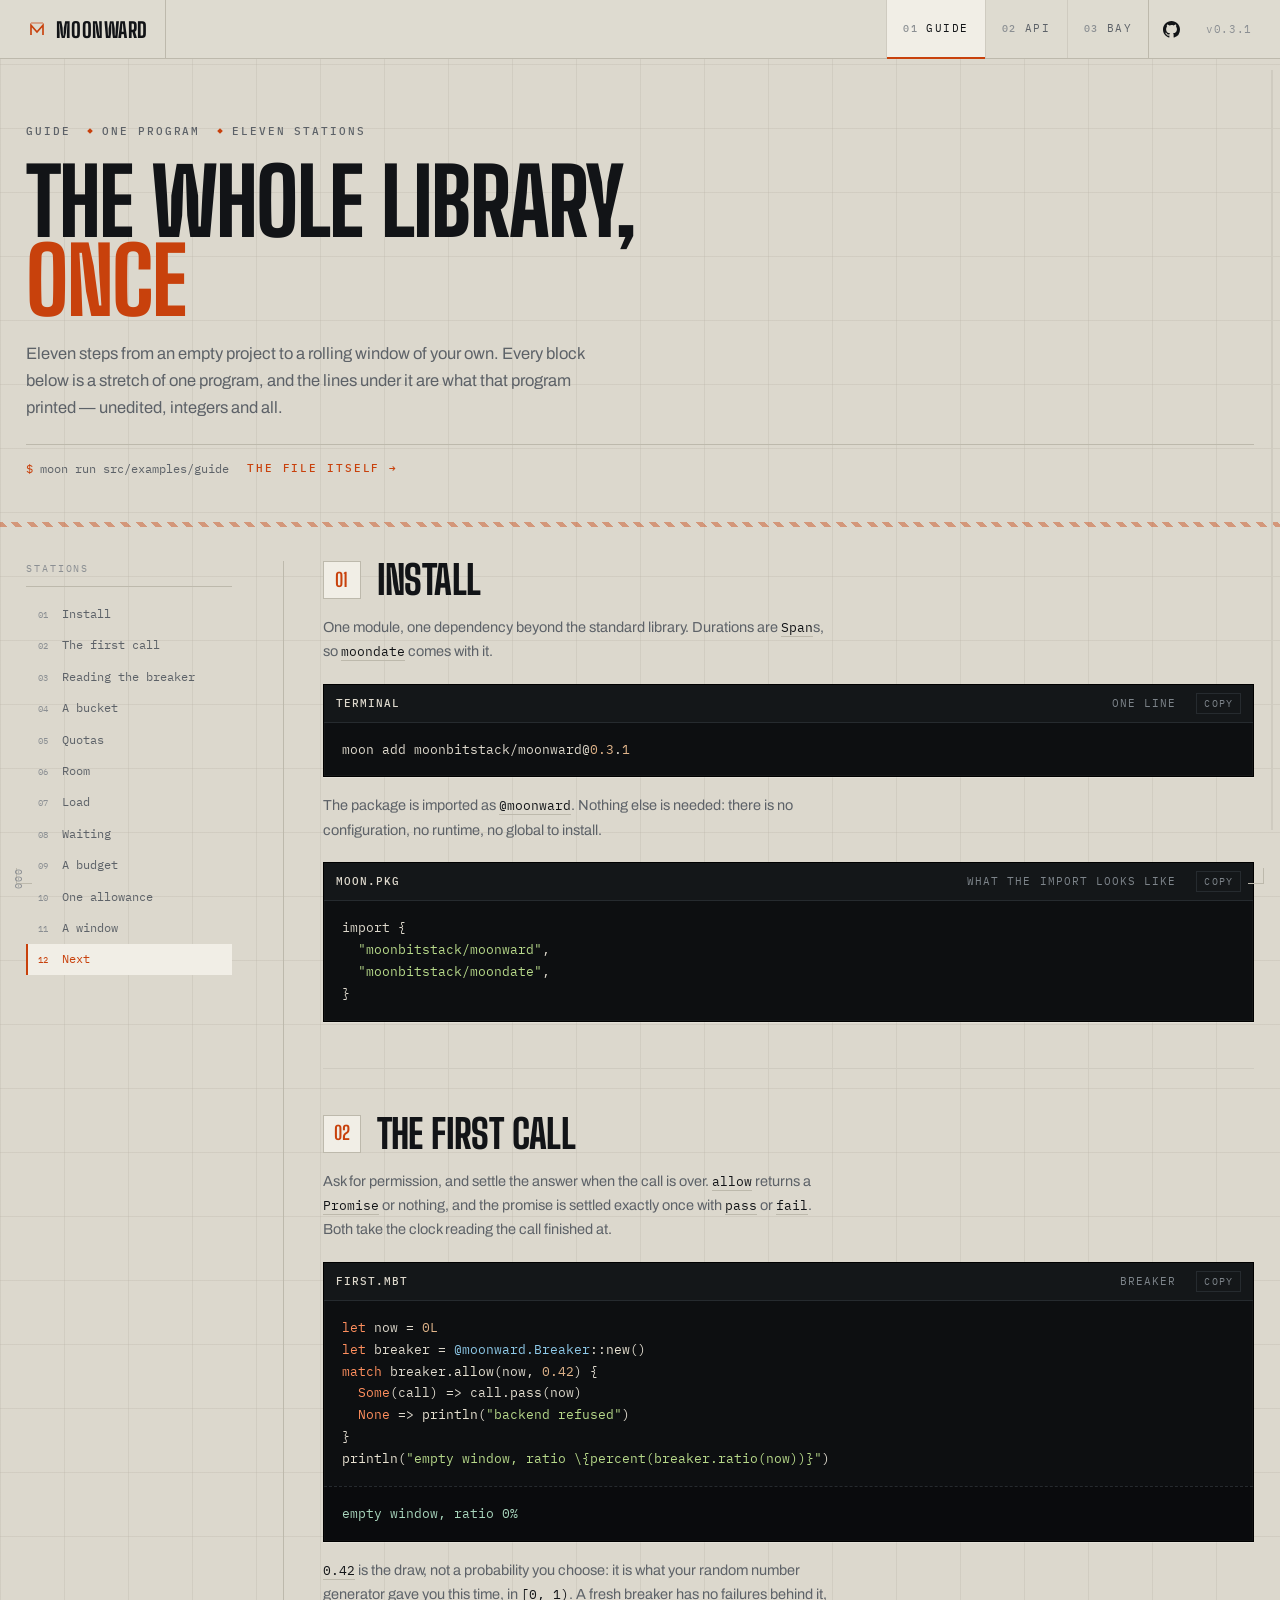
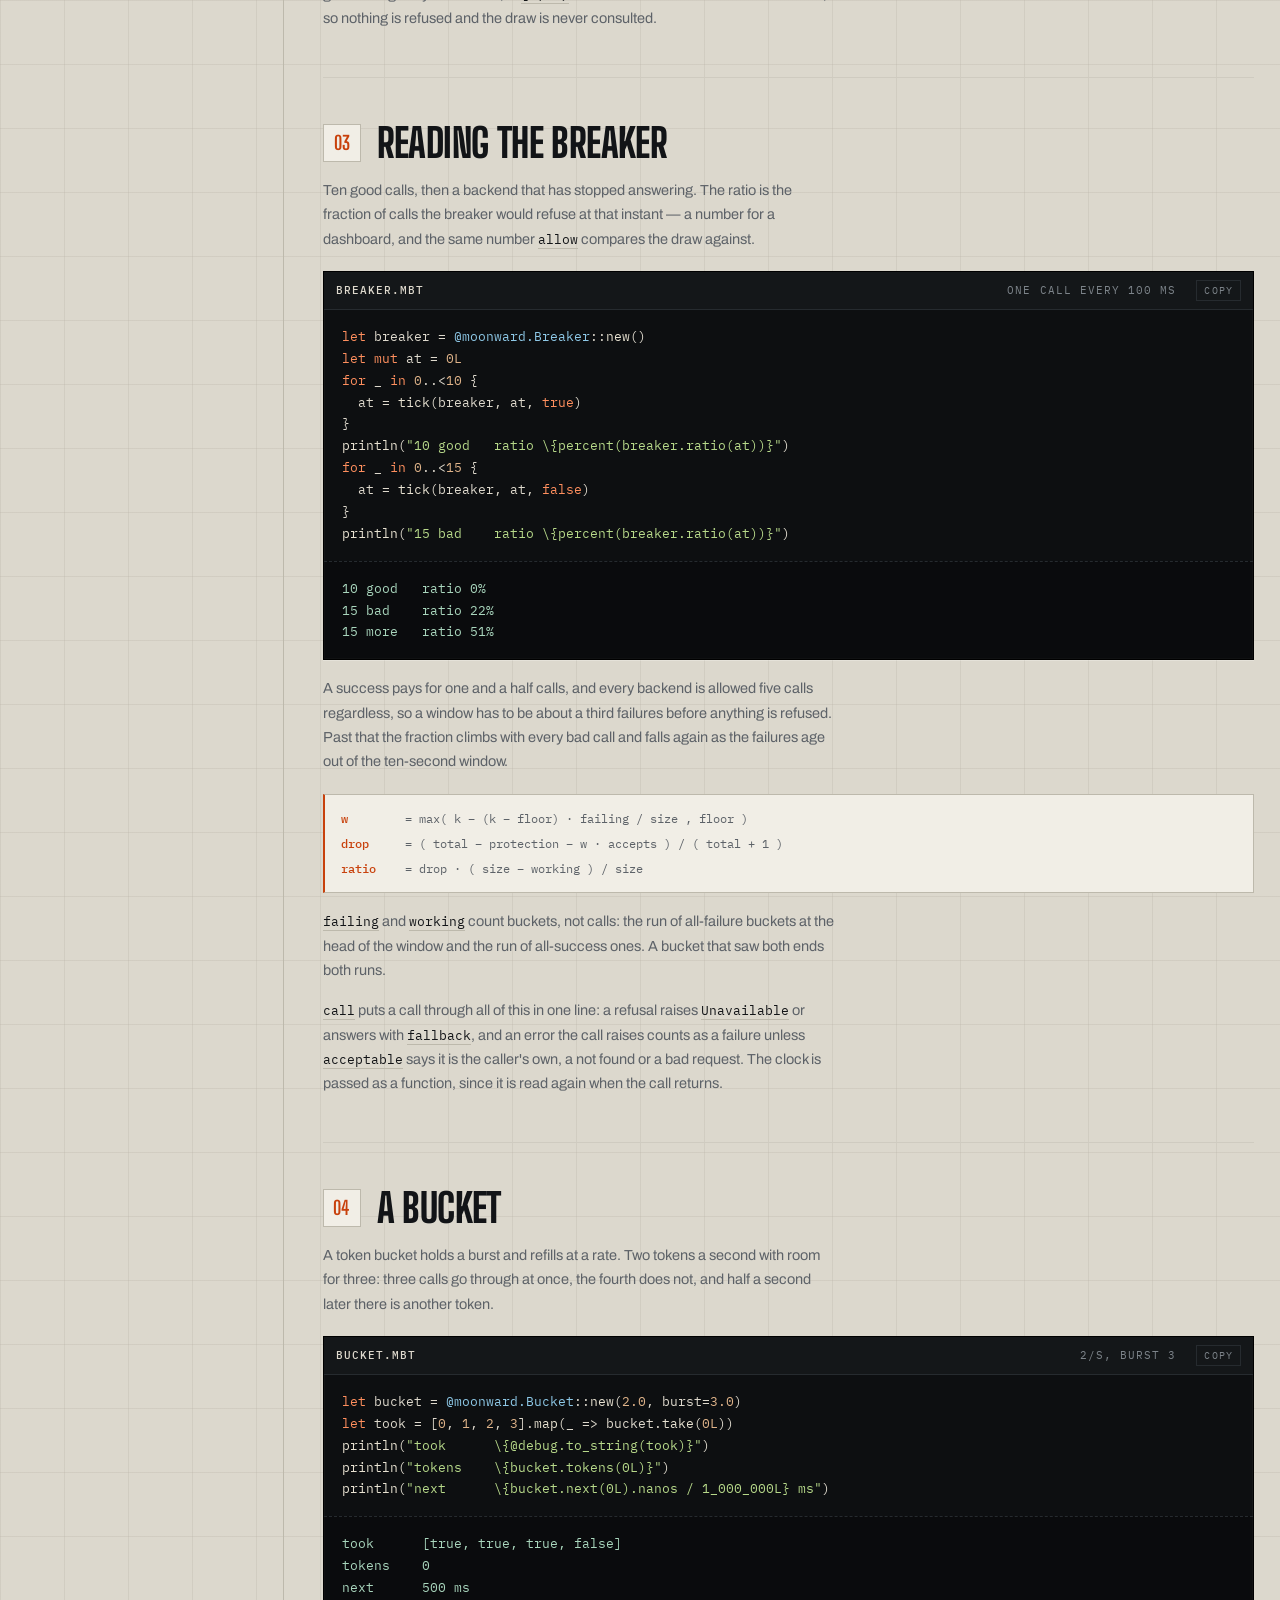
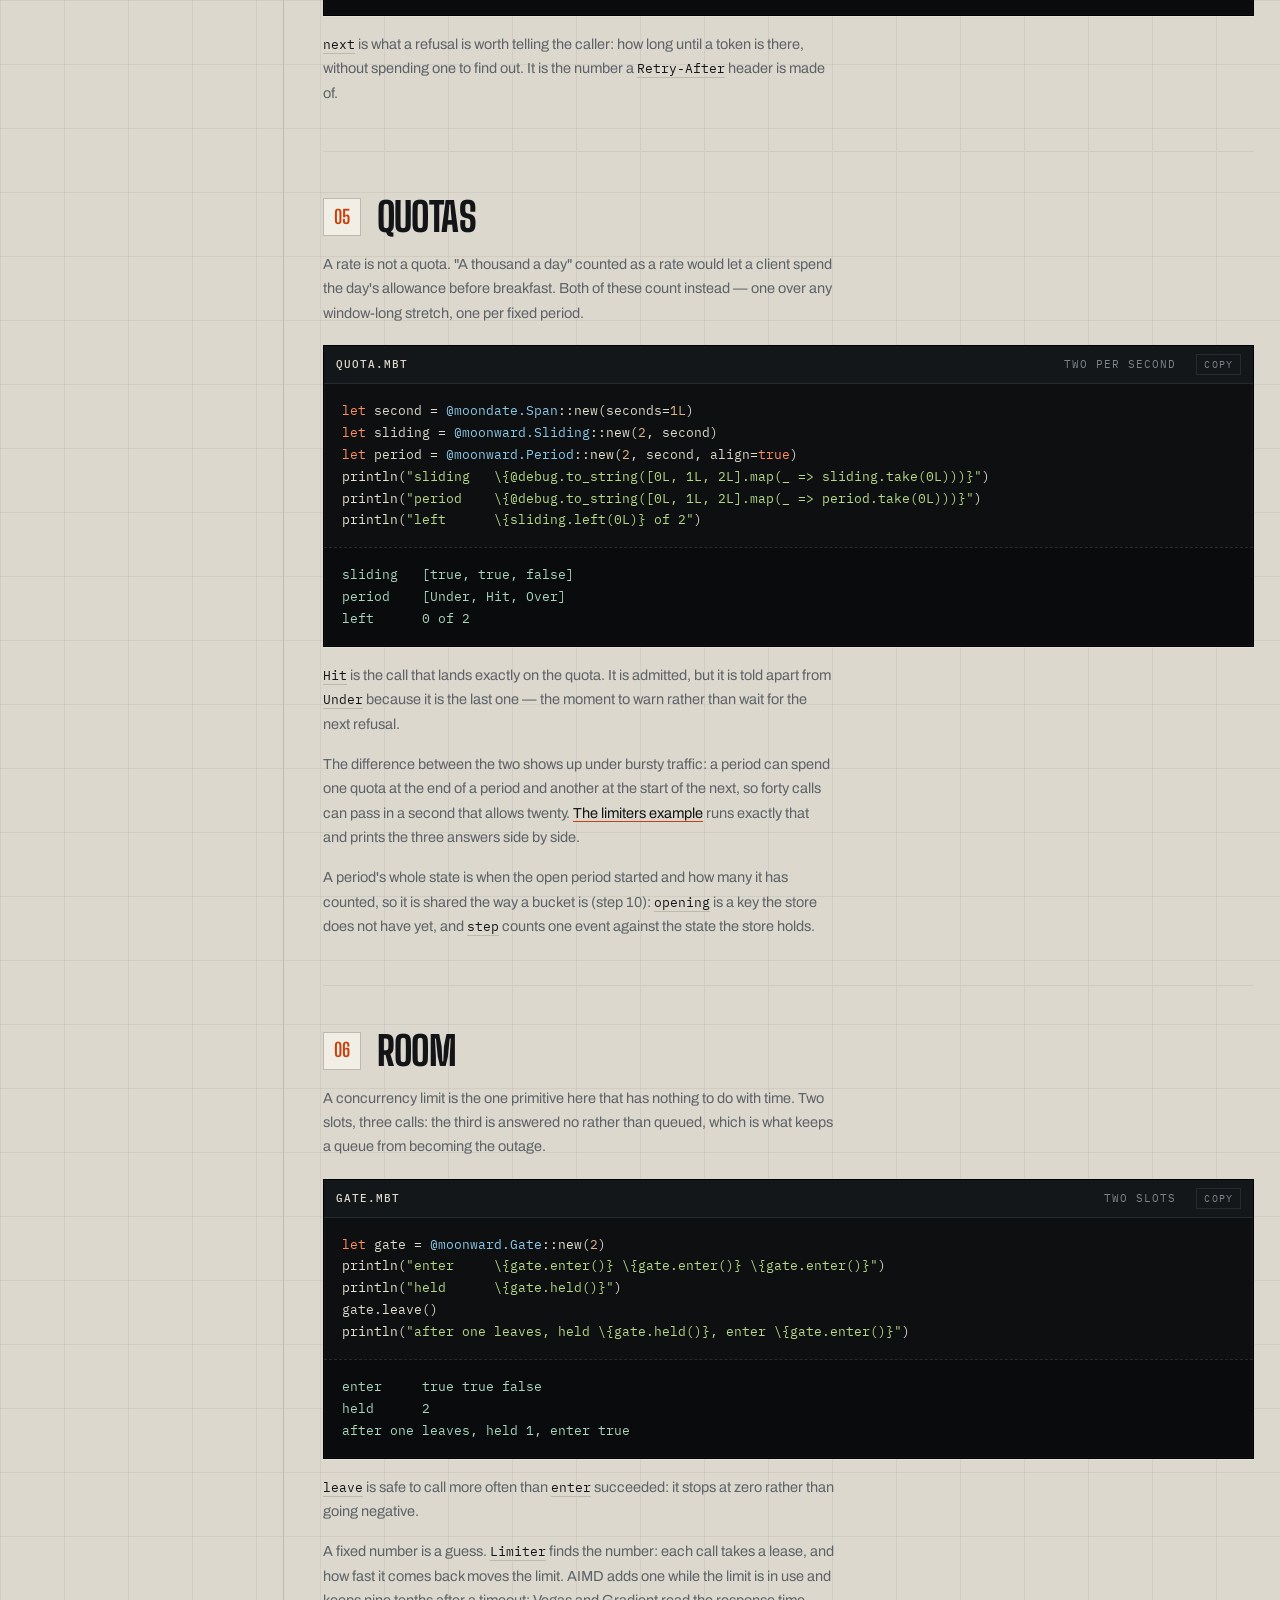
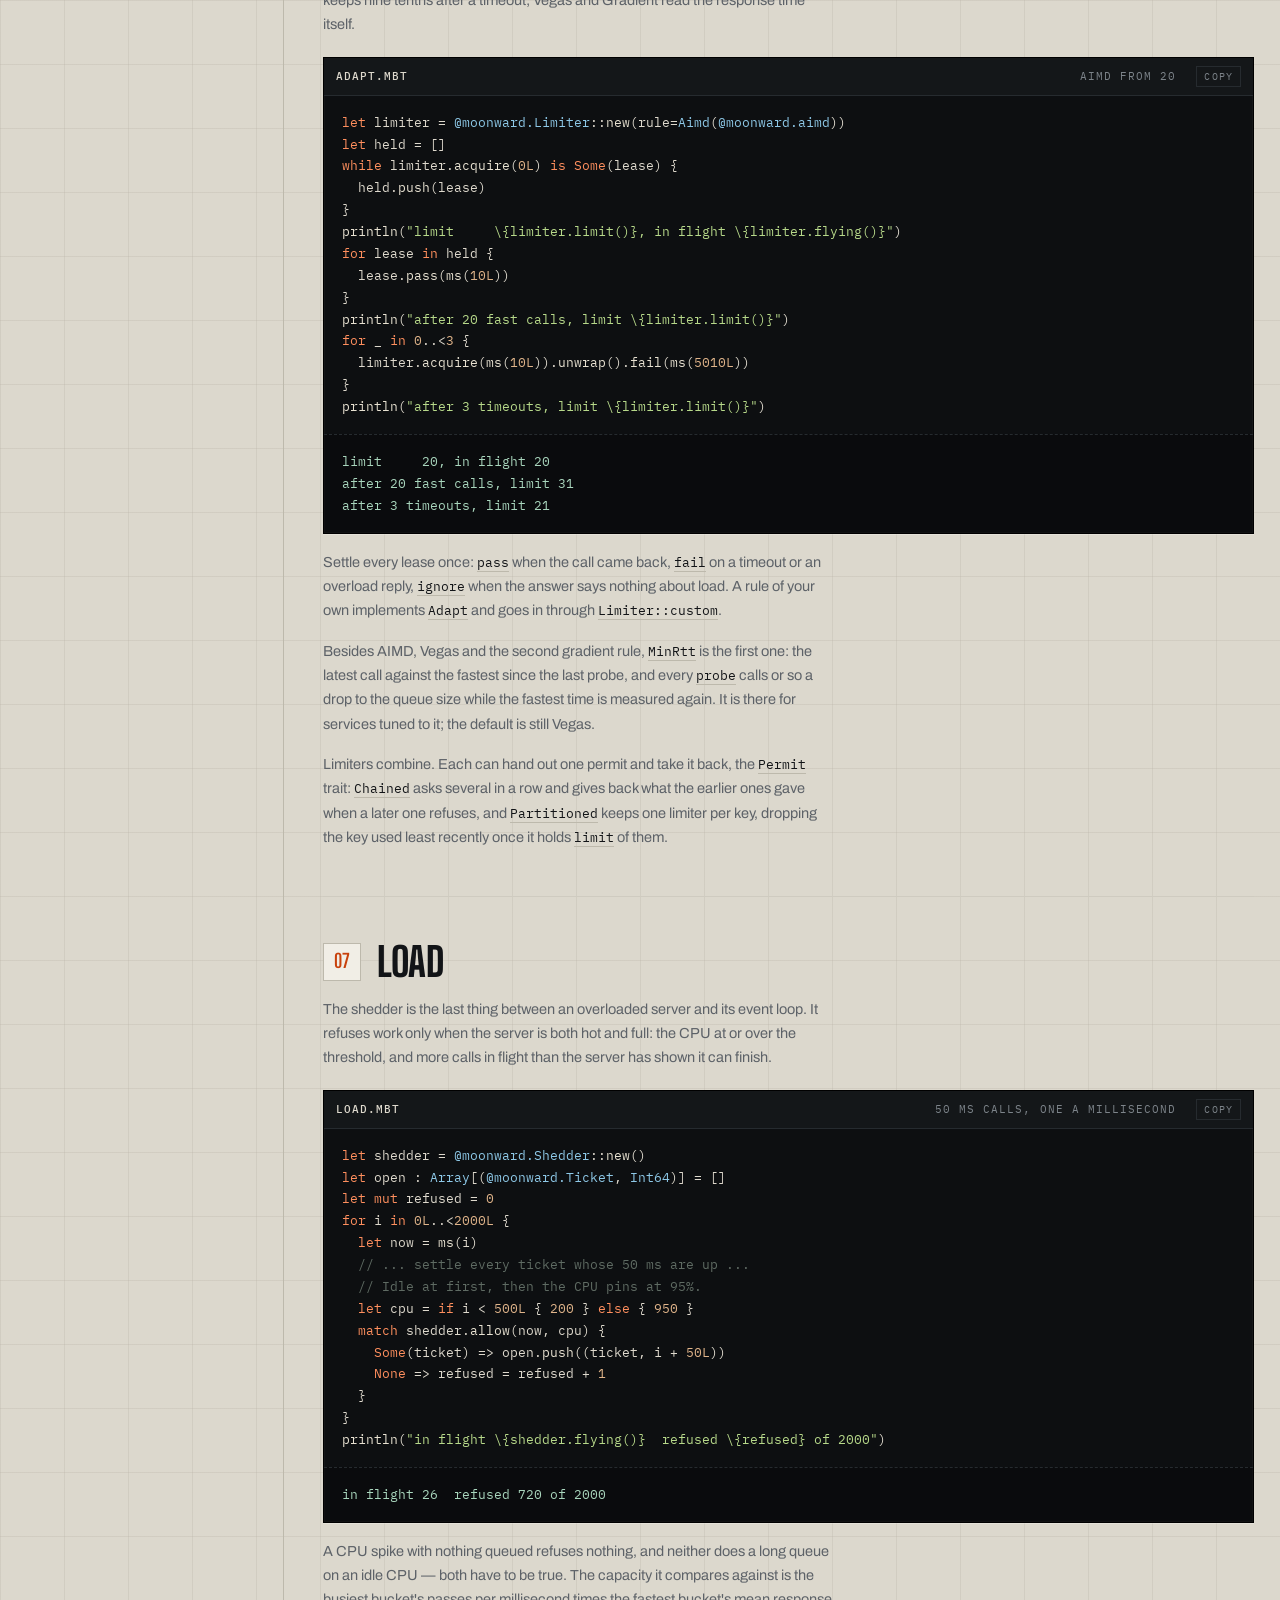
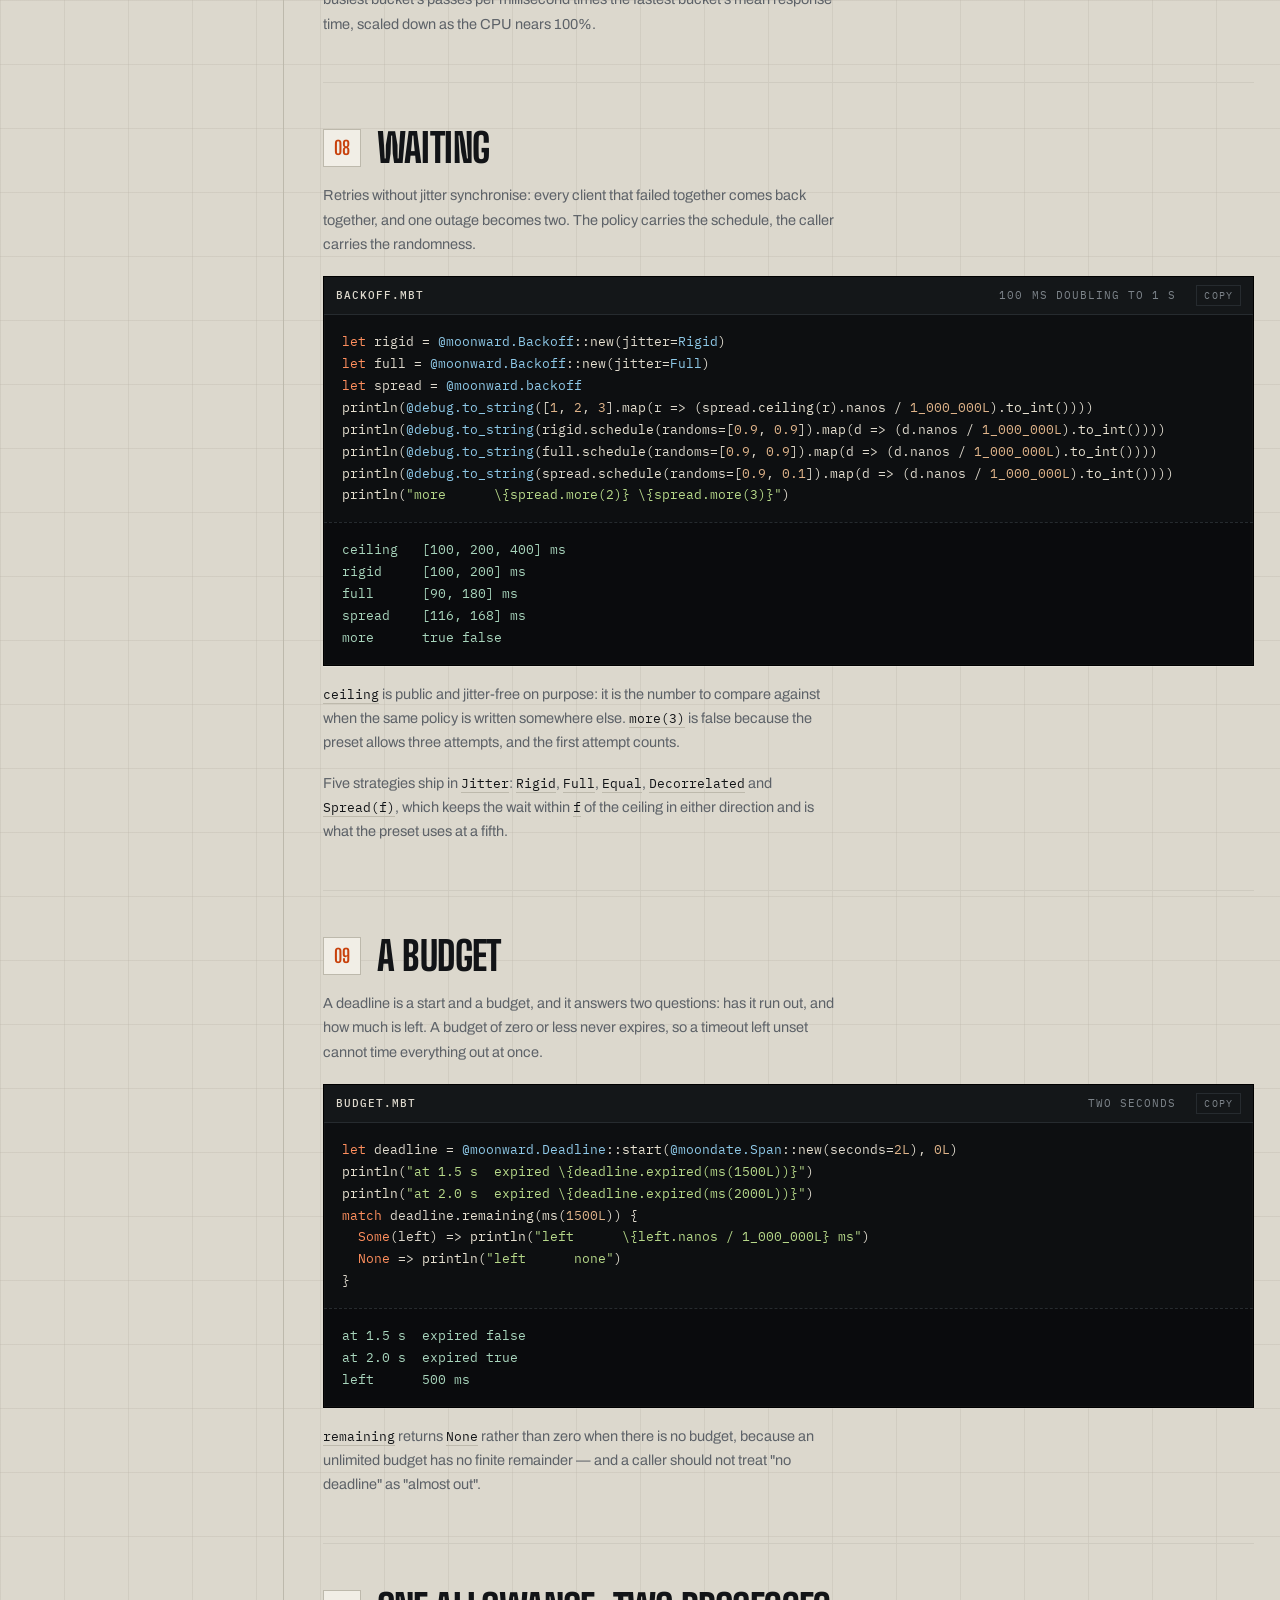
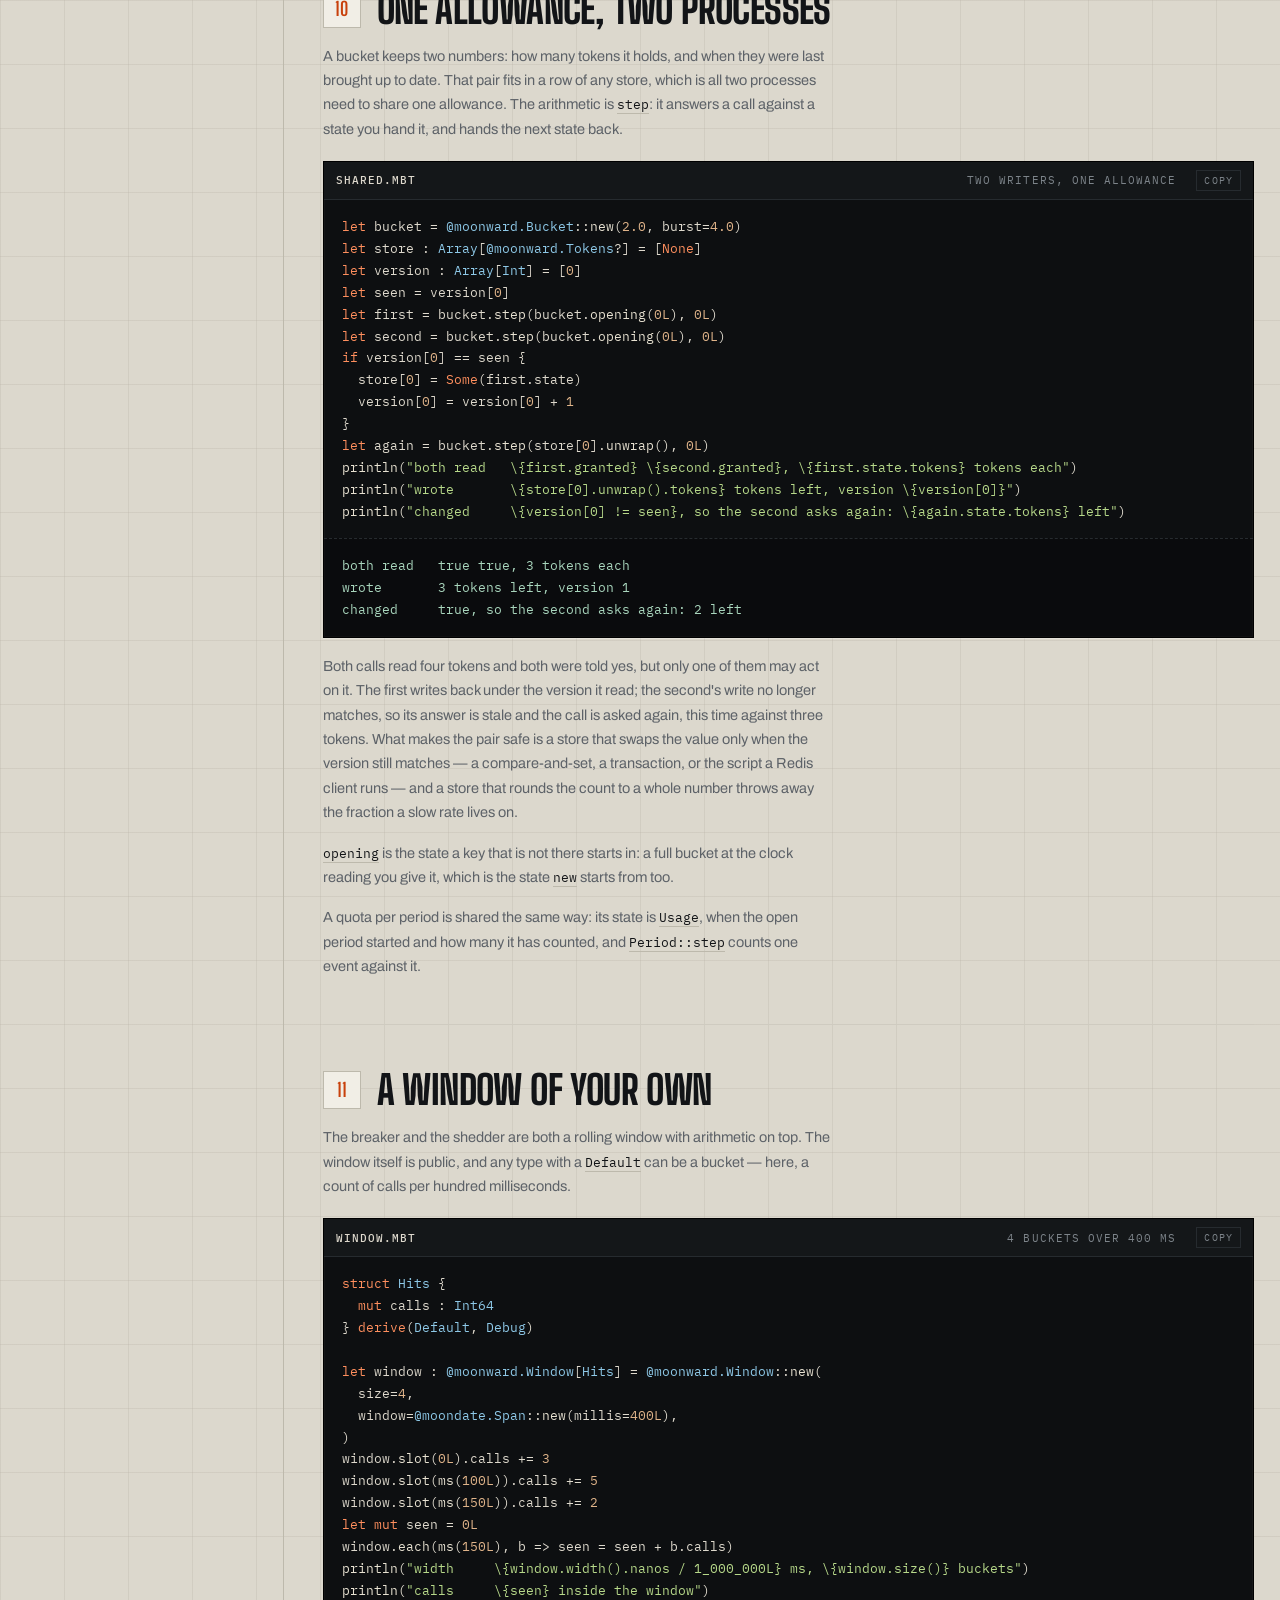
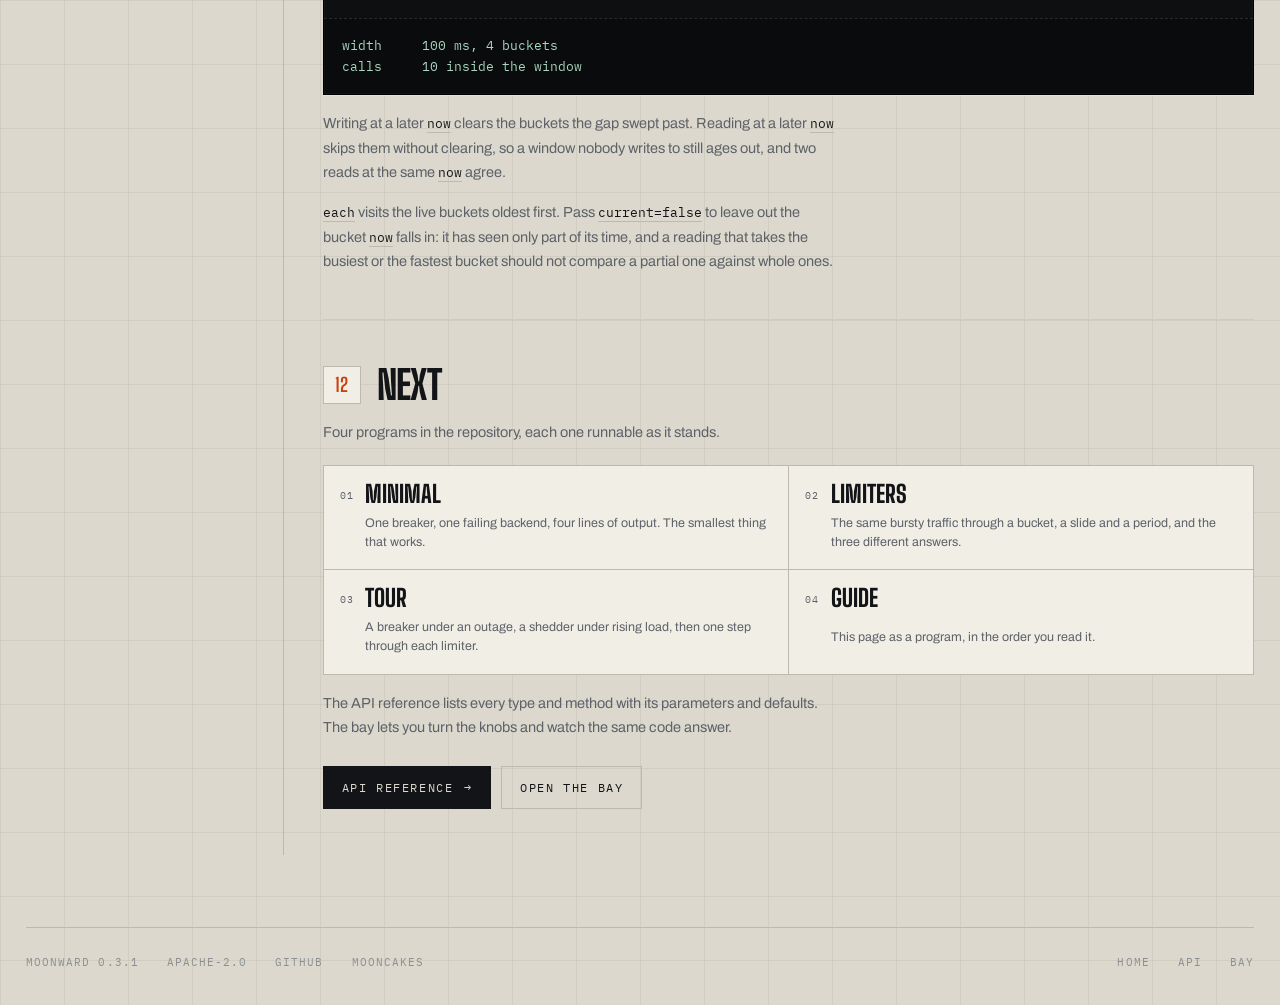
<file: docs/guide.html>
<!doctype html>
<html lang="en">
<head>
<meta charset="utf-8">
<meta name="viewport" content="width=device-width, initial-scale=1">
<title>Guide — moonward</title>
<meta name="description" content="From the first breaker call to a window of your own: the whole library, once, with the output every step prints.">
<link rel="icon" href="favicon.svg" type="image/svg+xml">
<link rel="preconnect" href="https://fonts.googleapis.com">
<link rel="preconnect" href="https://fonts.gstatic.com" crossorigin>
<link href="https://fonts.googleapis.com/css2?family=Big+Shoulders+Display:wght@500;700;800&family=Archivo:wght@400;500;600&family=IBM+Plex+Mono:wght@400;500;600&display=swap" rel="stylesheet">
<link rel="stylesheet" href="assets/site.css">
<script type="module" src="assets/scrollbar.js"></script>
<link rel="stylesheet" href="assets/doc.css">
</head>
<body>

<div class="hud" aria-hidden="true">
  <i class="hud__c hud__c--bl"></i>
  <i class="hud__c hud__c--br"></i>
  <div class="hud__gauge"><i data-gauge></i></div>
  <div class="hud__read mono" data-hud-read>000</div>
</div>

<nav class="rail">
  <div class="rail__in">
    <a class="rail__mark" href="index.html">
      <svg viewBox="0 0 24 24" fill="none" stroke="currentColor" stroke-width="2.2" aria-hidden="true">
        <path d="M4 20V7l8 9 8-9v13"/><path d="M4 4h16" opacity=".45"/>
      </svg>
      <span>moonward</span>
    </a>
    <div class="rail__ch">
      <a href="guide.html" aria-current="page"><b>01</b> Guide</a>
      <a href="api.html"><b>02</b> API</a>
      <a href="bay.html"><b>03</b> Bay</a>
    </div>
    <a class="rail__git" href="https://github.com/moonbitstack/moonward" aria-label="Repository on GitHub">
      <svg viewBox="0 0 16 16" fill="currentColor" aria-hidden="true"><path d="M8 0C3.58 0 0 3.58 0 8c0 3.54 2.29 6.53 5.47 7.59.4.07.55-.17.55-.38 0-.19-.01-.82-.01-1.49-2.01.37-2.53-.49-2.69-.94-.09-.23-.48-.94-.82-1.13-.28-.15-.68-.52-.01-.53.63-.01 1.08.58 1.23.82.72 1.21 1.87.87 2.33.66.07-.52.28-.87.51-1.07-1.78-.2-3.64-.89-3.64-3.95 0-.87.31-1.59.82-2.15-.08-.2-.36-1.02.08-2.12 0 0 .67-.21 2.2.82a7.4 7.4 0 0 1 2-.27c.68 0 1.36.09 2 .27 1.53-1.04 2.2-.82 2.2-.82.44 1.1.16 1.92.08 2.12.51.56.82 1.27.82 2.15 0 3.07-1.87 3.75-3.65 3.95.29.25.54.73.54 1.48 0 1.07-.01 1.93-.01 2.2 0 .21.15.46.55.38A7.995 7.995 0 0 0 16 8c0-4.42-3.58-8-8-8Z"/></svg>
    </a>
    <span class="rail__ver">v0.3.1</span>
  </div>
</nav>

<header class="doc-head shell">
  <div class="doc-head__meta">
    <span class="tag">Guide</span>
    <span class="tag">one program</span>
    <span class="tag">eleven stations</span>
  </div>
  <h1 class="doc-head__title">The whole library,<br><em>once</em></h1>
  <p class="doc-head__lede">Eleven steps from an empty project to a rolling window of your own. Every block below is a stretch of one program, and the lines under it are what that program printed — unedited, integers and all.</p>
  <div class="doc-head__cmd">
    <span class="mono">moon run src/examples/guide</span>
    <a class="tag tag--hot" href="https://github.com/moonbitstack/moonward/blob/master/src/examples/guide/main.mbt">the file itself →</a>
  </div>
</header>

<div class="hazard"></div>

<div class="doc shell">
  <aside class="toc" aria-label="Stations">
    <div class="toc__in">
      <p class="toc__t">Stations</p>
      <ol class="toc__list">
        <li><a href="#s01" data-toc><i>01</i> Install</a></li>
        <li><a href="#s02" data-toc><i>02</i> The first call</a></li>
        <li><a href="#s03" data-toc><i>03</i> Reading the breaker</a></li>
        <li><a href="#s04" data-toc><i>04</i> A bucket</a></li>
        <li><a href="#s05" data-toc><i>05</i> Quotas</a></li>
        <li><a href="#s06" data-toc><i>06</i> Room</a></li>
        <li><a href="#s07" data-toc><i>07</i> Load</a></li>
        <li><a href="#s08" data-toc><i>08</i> Waiting</a></li>
        <li><a href="#s09" data-toc><i>09</i> A budget</a></li>
        <li><a href="#s10" data-toc><i>10</i> One allowance</a></li>
        <li><a href="#s11" data-toc><i>11</i> A window</a></li>
        <li><a href="#s12" data-toc><i>12</i> Next</a></li>
      </ol>
    </div>
  </aside>

  <main class="doc__main">

    <section class="step" id="s01" data-station>
      <header class="step__head">
        <span class="step__no">01</span>
        <h2 class="step__t">Install</h2>
      </header>
      <div class="step__body">
        <p>One module, one dependency beyond the standard library. Durations are <code>Span</code>s, so <code>moondate</code> comes with it.</p>
      </div>
      <div class="screen">
        <div class="screen__bar"><b>terminal</b><span class="spacer"></span>one line</div>
        <pre class="code" data-lang="shell">moon add moonbitstack/moonward@0.3.1</pre>
      </div>
      <div class="step__body">
        <p>The package is imported as <code>@moonward</code>. Nothing else is needed: there is no configuration, no runtime, no global to install.</p>
      </div>
      <div class="screen">
        <div class="screen__bar"><b>moon.pkg</b><span class="spacer"></span>what the import looks like</div>
        <pre class="code" data-lang="moonbit">import {
  "moonbitstack/moonward",
  "moonbitstack/moondate",
}</pre>
      </div>
    </section>

    <section class="step" id="s02" data-station>
      <header class="step__head">
        <span class="step__no">02</span>
        <h2 class="step__t">The first call</h2>
      </header>
      <div class="step__body">
        <p>Ask for permission, and settle the answer when the call is over. <code>allow</code> returns a <code>Promise</code> or nothing, and the promise is settled exactly once with <code>pass</code> or <code>fail</code>. Both take the clock reading the call finished at.</p>
      </div>
      <div class="screen">
        <div class="screen__bar"><b>first.mbt</b><span class="spacer"></span>breaker</div>
        <pre class="code" data-lang="moonbit">let now = 0L
let breaker = @moonward.Breaker::new()
match breaker.allow(now, 0.42) {
  Some(call) =&gt; call.pass(now)
  None =&gt; println("backend refused")
}
println("empty window, ratio \{percent(breaker.ratio(now))}")</pre>
        <pre class="out">empty window, ratio 0%</pre>
      </div>
      <div class="step__body">
        <p><code>0.42</code> is the draw, not a probability you choose: it is what your random number generator gave you this time, in <code>[0, 1)</code>. A fresh breaker has no failures behind it, so nothing is refused and the draw is never consulted.</p>
      </div>
    </section>

    <section class="step" id="s03" data-station>
      <header class="step__head">
        <span class="step__no">03</span>
        <h2 class="step__t">Reading the breaker</h2>
      </header>
      <div class="step__body">
        <p>Ten good calls, then a backend that has stopped answering. The ratio is the fraction of calls the breaker would refuse at that instant — a number for a dashboard, and the same number <code>allow</code> compares the draw against.</p>
      </div>
      <div class="screen">
        <div class="screen__bar"><b>breaker.mbt</b><span class="spacer"></span>one call every 100 ms</div>
        <pre class="code" data-lang="moonbit">let breaker = @moonward.Breaker::new()
let mut at = 0L
for _ in 0..&lt;10 {
  at = tick(breaker, at, true)
}
println("10 good   ratio \{percent(breaker.ratio(at))}")
for _ in 0..&lt;15 {
  at = tick(breaker, at, false)
}
println("15 bad    ratio \{percent(breaker.ratio(at))}")</pre>
        <pre class="out">10 good   ratio 0%
15 bad    ratio 22%
15 more   ratio 51%</pre>
      </div>
      <div class="step__body">
        <p>A success pays for one and a half calls, and every backend is allowed five calls regardless, so a window has to be about a third failures before anything is refused. Past that the fraction climbs with every bad call and falls again as the failures age out of the ten-second window.</p>
        <div class="formula">
          <div class="formula__row"><span>w</span><span>= max( k − (k − floor) · failing / size , floor )</span></div>
          <div class="formula__row"><span>drop</span><span>= ( total − protection − w · accepts ) / ( total + 1 )</span></div>
          <div class="formula__row"><span>ratio</span><span>= drop · ( size − working ) / size</span></div>
        </div>
        <p><code>failing</code> and <code>working</code> count buckets, not calls: the run of all-failure buckets at the head of the window and the run of all-success ones. A bucket that saw both ends both runs.</p>
        <p><code>call</code> puts a call through all of this in one line: a refusal raises <code>Unavailable</code> or answers with <code>fallback</code>, and an error the call raises counts as a failure unless <code>acceptable</code> says it is the caller's own, a not found or a bad request. The clock is passed as a function, since it is read again when the call returns.</p>
      </div>
    </section>

    <section class="step" id="s04" data-station>
      <header class="step__head">
        <span class="step__no">04</span>
        <h2 class="step__t">A bucket</h2>
      </header>
      <div class="step__body">
        <p>A token bucket holds a burst and refills at a rate. Two tokens a second with room for three: three calls go through at once, the fourth does not, and half a second later there is another token.</p>
      </div>
      <div class="screen">
        <div class="screen__bar"><b>bucket.mbt</b><span class="spacer"></span>2/s, burst 3</div>
        <pre class="code" data-lang="moonbit">let bucket = @moonward.Bucket::new(2.0, burst=3.0)
let took = [0, 1, 2, 3].map(_ =&gt; bucket.take(0L))
println("took      \{@debug.to_string(took)}")
println("tokens    \{bucket.tokens(0L)}")
println("next      \{bucket.next(0L).nanos / 1_000_000L} ms")</pre>
        <pre class="out">took      [true, true, true, false]
tokens    0
next      500 ms</pre>
      </div>
      <div class="step__body">
        <p><code>next</code> is what a refusal is worth telling the caller: how long until a token is there, without spending one to find out. It is the number a <code>Retry-After</code> header is made of.</p>
      </div>
    </section>

    <section class="step" id="s05" data-station>
      <header class="step__head">
        <span class="step__no">05</span>
        <h2 class="step__t">Quotas</h2>
      </header>
      <div class="step__body">
        <p>A rate is not a quota. "A thousand a day" counted as a rate would let a client spend the day's allowance before breakfast. Both of these count instead — one over any window-long stretch, one per fixed period.</p>
      </div>
      <div class="screen">
        <div class="screen__bar"><b>quota.mbt</b><span class="spacer"></span>two per second</div>
        <pre class="code" data-lang="moonbit">let second = @moondate.Span::new(seconds=1L)
let sliding = @moonward.Sliding::new(2, second)
let period = @moonward.Period::new(2, second, align=true)
println("sliding   \{@debug.to_string([0L, 1L, 2L].map(_ =&gt; sliding.take(0L)))}")
println("period    \{@debug.to_string([0L, 1L, 2L].map(_ =&gt; period.take(0L)))}")
println("left      \{sliding.left(0L)} of 2")</pre>
        <pre class="out">sliding   [true, true, false]
period    [Under, Hit, Over]
left      0 of 2</pre>
      </div>
      <div class="step__body">
        <p><code>Hit</code> is the call that lands exactly on the quota. It is admitted, but it is told apart from <code>Under</code> because it is the last one — the moment to warn rather than wait for the next refusal.</p>
        <p>The difference between the two shows up under bursty traffic: a period can spend one quota at the end of a period and another at the start of the next, so forty calls can pass in a second that allows twenty. <a href="https://github.com/moonbitstack/moonward/blob/master/src/examples/limiters/main.mbt">The limiters example</a> runs exactly that and prints the three answers side by side.</p>
        <p>A period's whole state is when the open period started and how many it has counted, so it is shared the way a bucket is (step 10): <code>opening</code> is a key the store does not have yet, and <code>step</code> counts one event against the state the store holds.</p>
      </div>
    </section>

    <section class="step" id="s06" data-station>
      <header class="step__head">
        <span class="step__no">06</span>
        <h2 class="step__t">Room</h2>
      </header>
      <div class="step__body">
        <p>A concurrency limit is the one primitive here that has nothing to do with time. Two slots, three calls: the third is answered no rather than queued, which is what keeps a queue from becoming the outage.</p>
      </div>
      <div class="screen">
        <div class="screen__bar"><b>gate.mbt</b><span class="spacer"></span>two slots</div>
        <pre class="code" data-lang="moonbit">let gate = @moonward.Gate::new(2)
println("enter     \{gate.enter()} \{gate.enter()} \{gate.enter()}")
println("held      \{gate.held()}")
gate.leave()
println("after one leaves, held \{gate.held()}, enter \{gate.enter()}")</pre>
        <pre class="out">enter     true true false
held      2
after one leaves, held 1, enter true</pre>
      </div>
      <div class="step__body">
        <p><code>leave</code> is safe to call more often than <code>enter</code> succeeded: it stops at zero rather than going negative.</p>
        <p>A fixed number is a guess. <code>Limiter</code> finds the number: each call takes a lease, and how fast it comes back moves the limit. AIMD adds one while the limit is in use and keeps nine tenths after a timeout; Vegas and Gradient read the response time itself.</p>
      </div>
      <div class="screen">
        <div class="screen__bar"><b>adapt.mbt</b><span class="spacer"></span>AIMD from 20</div>
        <pre class="code" data-lang="moonbit">let limiter = @moonward.Limiter::new(rule=Aimd(@moonward.aimd))
let held = []
while limiter.acquire(0L) is Some(lease) {
  held.push(lease)
}
println("limit     \{limiter.limit()}, in flight \{limiter.flying()}")
for lease in held {
  lease.pass(ms(10L))
}
println("after 20 fast calls, limit \{limiter.limit()}")
for _ in 0..&lt;3 {
  limiter.acquire(ms(10L)).unwrap().fail(ms(5010L))
}
println("after 3 timeouts, limit \{limiter.limit()}")</pre>
        <pre class="out">limit     20, in flight 20
after 20 fast calls, limit 31
after 3 timeouts, limit 21</pre>
      </div>
      <div class="step__body">
        <p>Settle every lease once: <code>pass</code> when the call came back, <code>fail</code> on a timeout or an overload reply, <code>ignore</code> when the answer says nothing about load. A rule of your own implements <code>Adapt</code> and goes in through <code>Limiter::custom</code>.</p>
        <p>Besides AIMD, Vegas and the second gradient rule, <code>MinRtt</code> is the first one: the latest call against the fastest since the last probe, and every <code>probe</code> calls or so a drop to the queue size while the fastest time is measured again. It is there for services tuned to it; the default is still Vegas.</p>
        <p>Limiters combine. Each can hand out one permit and take it back, the <code>Permit</code> trait: <code>Chained</code> asks several in a row and gives back what the earlier ones gave when a later one refuses, and <code>Partitioned</code> keeps one limiter per key, dropping the key used least recently once it holds <code>limit</code> of them.</p>
      </div>
    </section>

    <section class="step" id="s07" data-station>
      <header class="step__head">
        <span class="step__no">07</span>
        <h2 class="step__t">Load</h2>
      </header>
      <div class="step__body">
        <p>The shedder is the last thing between an overloaded server and its event loop. It refuses work only when the server is both hot and full: the CPU at or over the threshold, and more calls in flight than the server has shown it can finish.</p>
      </div>
      <div class="screen">
        <div class="screen__bar"><b>load.mbt</b><span class="spacer"></span>50 ms calls, one a millisecond</div>
        <pre class="code" data-lang="moonbit">let shedder = @moonward.Shedder::new()
let open : Array[(@moonward.Ticket, Int64)] = []
let mut refused = 0
for i in 0L..&lt;2000L {
  let now = ms(i)
  // ... settle every ticket whose 50 ms are up ...
  // Idle at first, then the CPU pins at 95%.
  let cpu = if i &lt; 500L { 200 } else { 950 }
  match shedder.allow(now, cpu) {
    Some(ticket) =&gt; open.push((ticket, i + 50L))
    None =&gt; refused = refused + 1
  }
}
println("in flight \{shedder.flying()}  refused \{refused} of 2000")</pre>
        <pre class="out">in flight 26  refused 720 of 2000</pre>
      </div>
      <div class="step__body">
        <p>A CPU spike with nothing queued refuses nothing, and neither does a long queue on an idle CPU — both have to be true. The capacity it compares against is the busiest bucket's passes per millisecond times the fastest bucket's mean response time, scaled down as the CPU nears 100%.</p>
      </div>
    </section>

    <section class="step" id="s08" data-station>
      <header class="step__head">
        <span class="step__no">08</span>
        <h2 class="step__t">Waiting</h2>
      </header>
      <div class="step__body">
        <p>Retries without jitter synchronise: every client that failed together comes back together, and one outage becomes two. The policy carries the schedule, the caller carries the randomness.</p>
      </div>
      <div class="screen">
        <div class="screen__bar"><b>backoff.mbt</b><span class="spacer"></span>100 ms doubling to 1 s</div>
        <pre class="code" data-lang="moonbit">let rigid = @moonward.Backoff::new(jitter=Rigid)
let full = @moonward.Backoff::new(jitter=Full)
let spread = @moonward.backoff
println(@debug.to_string([1, 2, 3].map(r =&gt; (spread.ceiling(r).nanos / 1_000_000L).to_int())))
println(@debug.to_string(rigid.schedule(randoms=[0.9, 0.9]).map(d =&gt; (d.nanos / 1_000_000L).to_int())))
println(@debug.to_string(full.schedule(randoms=[0.9, 0.9]).map(d =&gt; (d.nanos / 1_000_000L).to_int())))
println(@debug.to_string(spread.schedule(randoms=[0.9, 0.1]).map(d =&gt; (d.nanos / 1_000_000L).to_int())))
println("more      \{spread.more(2)} \{spread.more(3)}")</pre>
        <pre class="out">ceiling   [100, 200, 400] ms
rigid     [100, 200] ms
full      [90, 180] ms
spread    [116, 168] ms
more      true false</pre>
      </div>
      <div class="step__body">
        <p><code>ceiling</code> is public and jitter-free on purpose: it is the number to compare against when the same policy is written somewhere else. <code>more(3)</code> is false because the preset allows three attempts, and the first attempt counts.</p>
        <p>Five strategies ship in <code>Jitter</code>: <code>Rigid</code>, <code>Full</code>, <code>Equal</code>, <code>Decorrelated</code> and <code>Spread(f)</code>, which keeps the wait within <code>f</code> of the ceiling in either direction and is what the preset uses at a fifth.</p>
      </div>
    </section>

    <section class="step" id="s09" data-station>
      <header class="step__head">
        <span class="step__no">09</span>
        <h2 class="step__t">A budget</h2>
      </header>
      <div class="step__body">
        <p>A deadline is a start and a budget, and it answers two questions: has it run out, and how much is left. A budget of zero or less never expires, so a timeout left unset cannot time everything out at once.</p>
      </div>
      <div class="screen">
        <div class="screen__bar"><b>budget.mbt</b><span class="spacer"></span>two seconds</div>
        <pre class="code" data-lang="moonbit">let deadline = @moonward.Deadline::start(@moondate.Span::new(seconds=2L), 0L)
println("at 1.5 s  expired \{deadline.expired(ms(1500L))}")
println("at 2.0 s  expired \{deadline.expired(ms(2000L))}")
match deadline.remaining(ms(1500L)) {
  Some(left) =&gt; println("left      \{left.nanos / 1_000_000L} ms")
  None =&gt; println("left      none")
}</pre>
        <pre class="out">at 1.5 s  expired false
at 2.0 s  expired true
left      500 ms</pre>
      </div>
      <div class="step__body">
        <p><code>remaining</code> returns <code>None</code> rather than zero when there is no budget, because an unlimited budget has no finite remainder — and a caller should not treat "no deadline" as "almost out".</p>
      </div>
    </section>

    <section class="step" id="s10" data-station>
      <header class="step__head">
        <span class="step__no">10</span>
        <h2 class="step__t">One allowance, two processes</h2>
      </header>
      <div class="step__body">
        <p>A bucket keeps two numbers: how many tokens it holds, and when they were last brought up to date. That pair fits in a row of any store, which is all two processes need to share one allowance. The arithmetic is <code>step</code>: it answers a call against a state you hand it, and hands the next state back.</p>
      </div>
      <div class="screen">
        <div class="screen__bar"><b>shared.mbt</b><span class="spacer"></span>two writers, one allowance</div>
        <pre class="code" data-lang="moonbit">let bucket = @moonward.Bucket::new(2.0, burst=4.0)
let store : Array[@moonward.Tokens?] = [None]
let version : Array[Int] = [0]
let seen = version[0]
let first = bucket.step(bucket.opening(0L), 0L)
let second = bucket.step(bucket.opening(0L), 0L)
if version[0] == seen {
  store[0] = Some(first.state)
  version[0] = version[0] + 1
}
let again = bucket.step(store[0].unwrap(), 0L)
println("both read   \{first.granted} \{second.granted}, \{first.state.tokens} tokens each")
println("wrote       \{store[0].unwrap().tokens} tokens left, version \{version[0]}")
println("changed     \{version[0] != seen}, so the second asks again: \{again.state.tokens} left")</pre>
        <pre class="out">both read   true true, 3 tokens each
wrote       3 tokens left, version 1
changed     true, so the second asks again: 2 left</pre>
      </div>
      <div class="step__body">
        <p>Both calls read four tokens and both were told yes, but only one of them may act on it. The first writes back under the version it read; the second's write no longer matches, so its answer is stale and the call is asked again, this time against three tokens. What makes the pair safe is a store that swaps the value only when the version still matches — a compare-and-set, a transaction, or the script a Redis client runs — and a store that rounds the count to a whole number throws away the fraction a slow rate lives on.</p>
        <p><code>opening</code> is the state a key that is not there starts in: a full bucket at the clock reading you give it, which is the state <code>new</code> starts from too.</p>
        <p>A quota per period is shared the same way: its state is <code>Usage</code>, when the open period started and how many it has counted, and <code>Period::step</code> counts one event against it.</p>
      </div>
    </section>

    <section class="step" id="s11" data-station>
      <header class="step__head">
        <span class="step__no">11</span>
        <h2 class="step__t">A window of your own</h2>
      </header>
      <div class="step__body">
        <p>The breaker and the shedder are both a rolling window with arithmetic on top. The window itself is public, and any type with a <code>Default</code> can be a bucket — here, a count of calls per hundred milliseconds.</p>
      </div>
      <div class="screen">
        <div class="screen__bar"><b>window.mbt</b><span class="spacer"></span>4 buckets over 400 ms</div>
        <pre class="code" data-lang="moonbit">struct Hits {
  mut calls : Int64
} derive(Default, Debug)

let window : @moonward.Window[Hits] = @moonward.Window::new(
  size=4,
  window=@moondate.Span::new(millis=400L),
)
window.slot(0L).calls += 3
window.slot(ms(100L)).calls += 5
window.slot(ms(150L)).calls += 2
let mut seen = 0L
window.each(ms(150L), b =&gt; seen = seen + b.calls)
println("width     \{window.width().nanos / 1_000_000L} ms, \{window.size()} buckets")
println("calls     \{seen} inside the window")</pre>
        <pre class="out">width     100 ms, 4 buckets
calls     10 inside the window</pre>
      </div>
      <div class="step__body">
        <p>Writing at a later <code>now</code> clears the buckets the gap swept past. Reading at a later <code>now</code> skips them without clearing, so a window nobody writes to still ages out, and two reads at the same <code>now</code> agree.</p>
        <p><code>each</code> visits the live buckets oldest first. Pass <code>current=false</code> to leave out the bucket <code>now</code> falls in: it has seen only part of its time, and a reading that takes the busiest or the fastest bucket should not compare a partial one against whole ones.</p>
      </div>
    </section>

    <section class="step" id="s12" data-station>
      <header class="step__head">
        <span class="step__no">12</span>
        <h2 class="step__t">Next</h2>
      </header>
      <div class="step__body">
        <p>Four programs in the repository, each one runnable as it stands.</p>
      </div>
      <div class="runs">
        <a class="run" href="https://github.com/moonbitstack/moonward/blob/master/src/examples/minimal/main.mbt">
          <span class="run__no mono">01</span>
          <span class="run__n">minimal</span>
          <span class="run__d">One breaker, one failing backend, four lines of output. The smallest thing that works.</span>
        </a>
        <a class="run" href="https://github.com/moonbitstack/moonward/blob/master/src/examples/limiters/main.mbt">
          <span class="run__no mono">02</span>
          <span class="run__n">limiters</span>
          <span class="run__d">The same bursty traffic through a bucket, a slide and a period, and the three different answers.</span>
        </a>
        <a class="run" href="https://github.com/moonbitstack/moonward/blob/master/src/examples/tour/main.mbt">
          <span class="run__no mono">03</span>
          <span class="run__n">tour</span>
          <span class="run__d">A breaker under an outage, a shedder under rising load, then one step through each limiter.</span>
        </a>
        <a class="run" href="https://github.com/moonbitstack/moonward/blob/master/src/examples/guide/main.mbt">
          <span class="run__no mono">04</span>
          <span class="run__n">guide</span>
          <span class="run__d">This page as a program, in the order you read it.</span>
        </a>
      </div>
      <div class="step__body">
        <p>The API reference lists every type and method with its parameters and defaults. The bay lets you turn the knobs and watch the same code answer.</p>
      </div>
      <div class="doc-next">
        <a class="btn" href="api.html">API reference <span aria-hidden="true">→</span></a>
        <a class="btn btn--ghost" href="bay.html">Open the bay</a>
      </div>
    </section>

  </main>
</div>

<footer class="foot shell">
  <span>moonward 0.3.1</span>
  <span>Apache-2.0</span>
  <a href="https://github.com/moonbitstack/moonward">GitHub</a>
  <a href="https://mooncakes.io/docs/moonbitstack/moonward">mooncakes</a>
  <span class="spacer"></span>
  <a href="index.html">Home</a>
  <a href="api.html">API</a>
  <a href="bay.html">Bay</a>
</footer>

<script type="module" src="assets/site.js"></script>
</body>
</html>
</file>
<file: docs/assets/site.css>
/* ==========================================================================
   moonward — one stylesheet for four pages
   Light is the workshop: enamel panels, ink, a furnace-orange signal.
   Dark is the night bay: the same machine with the lights off.
   ========================================================================== */

:root {
  --bg: #dcd8cd;
  --plate: #f1eee6;
  --plate-2: #e6e2d7;
  --plate-3: #d4d0c4;
  --ink: #121417;
  --dim: #5d6268;
  --faint: #8b8f93;
  --line: #bdb9ac;
  --line-soft: #cfcbc0;
  --hot: #c8410c;
  --hot-soft: #f0d8c8;
  --sig: #0f6f52;
  --sig-soft: #cfe0d6;
  --screen: #0d0f11;
  --screen-2: #141719;
  --screen-ink: #ded9cd;
  --screen-dim: #7d848a;
  --screen-line: #262b2f;
  --amber: #d98a00;
  --screw: #8d8a80;
  --shadow: 0 1px 0 #ffffff80, 0 1px 2px #00000012;
  --chamfer: 14px;
  --gut: 26px;
  --max: 1260px;
  --ease: cubic-bezier(0.2, 0.7, 0.2, 1);
  color-scheme: light;
}

@media (prefers-color-scheme: dark) {
  :root {
    --bg: #0a0b0d;
    --plate: #121417;
    --plate-2: #181b1f;
    --plate-3: #22262b;
    --ink: #e8e4d9;
    --dim: #8f959c;
    --faint: #666c73;
    --line: #262a30;
    --line-soft: #1c2024;
    --hot: #ff6a1f;
    --hot-soft: #38200f;
    --sig: #35d99a;
    --sig-soft: #10312a;
    --screen: #08090a;
    --screen-2: #101315;
    --screen-ink: #ded9cd;
    --screen-dim: #767d84;
    --screen-line: #22272b;
    --amber: #f0a41c;
    --screw: #3a4046;
    --shadow: 0 1px 0 #ffffff0a, 0 2px 10px #00000060;
    color-scheme: dark;
  }
}

*,
*::before,
*::after {
  box-sizing: border-box;
}

html {
  -webkit-text-size-adjust: 100%;
  scroll-behavior: smooth;
}

@supports not selector(::-webkit-scrollbar) {
  html {
    scrollbar-color: var(--hot) var(--plate-2);
    scrollbar-width: thin;
  }
}

@supports not selector(::-webkit-scrollbar) {
  html {
    scrollbar-color: var(--hot) var(--plate-2);
    scrollbar-width: thin;
  }
}

::-webkit-scrollbar {
  width: 12px;
  height: 12px;
}

::-webkit-scrollbar-track {
  background: var(--plate-2);
  border-left: 1px solid var(--line);
}

::-webkit-scrollbar-thumb {
  background: var(--line);
  border: 3px solid var(--plate-2);
}

::-webkit-scrollbar-thumb:hover {
  background: var(--hot);
}

::-webkit-scrollbar-corner {
  background: var(--plate-2);
}

body {
  margin: 0;
  background-color: var(--bg);
  background-image:
    linear-gradient(
      to right,
      color-mix(in oklab, var(--line) 34%, transparent) 0 1px,
      transparent 1px 100%
    ),
    linear-gradient(
      to bottom,
      color-mix(in oklab, var(--line) 34%, transparent) 0 1px,
      transparent 1px 100%
    );
  background-size: 64px 64px, 64px 64px;
  color: var(--ink);
  font-family: Archivo, "Helvetica Neue", Arial, sans-serif;
  font-size: 16px;
  line-height: 1.6;
  overflow-x: hidden;
  font-kerning: normal;
  text-rendering: optimizeLegibility;
}

samp,
code,
kbd,
pre {
  font-family: "IBM Plex Mono", ui-monospace, SFMono-Regular, Menlo, monospace;
  font-variant-ligatures: none;
}

a {
  color: inherit;
  text-decoration: none;
}

h1,
h2,
h3,
h4 {
  font-family: "Big Shoulders Display", Archivo, sans-serif;
  font-weight: 800;
  line-height: 0.92;
  letter-spacing: -0.015em;
  margin: 0;
  text-transform: uppercase;
}

p {
  margin: 0;
}

::selection {
  background: var(--hot);
  color: #fff;
}

:focus-visible {
  outline: 2px solid var(--hot);
  outline-offset: 3px;
}

/* --- small pieces ------------------------------------------------------- */

.tag {
  font-family: "IBM Plex Mono", monospace;
  font-size: 10.5px;
  font-weight: 500;
  letter-spacing: 0.18em;
  text-transform: uppercase;
  color: var(--dim);
}

.tag--hot {
  color: var(--hot);
}

.tag--sig {
  color: var(--sig);
}

.mono {
  font-family: "IBM Plex Mono", monospace;
  font-variant-numeric: tabular-nums;
}

.hazard {
  height: 5px;
  background: repeating-linear-gradient(
    45deg,
    color-mix(in oklab, var(--hot) 78%, transparent) 0 5px,
    transparent 5px 11px
  );
  opacity: 0.55;
}

.plate {
  position: relative;
  background: var(--plate);
  border: 1px solid var(--line);
  box-shadow: var(--shadow);
}

.screws::before {
  content: "";
  position: absolute;
  inset: 7px;
  pointer-events: none;
  background-image:
    radial-gradient(circle, var(--screw) 0 1.6px, transparent 2px),
    radial-gradient(circle, var(--screw) 0 1.6px, transparent 2px),
    radial-gradient(circle, var(--screw) 0 1.6px, transparent 2px),
    radial-gradient(circle, var(--screw) 0 1.6px, transparent 2px);
  background-repeat: no-repeat;
  background-position:
    left top,
    right top,
    left bottom,
    right bottom;
  opacity: 0.75;
}

.led {
  display: inline-block;
  width: 7px;
  height: 7px;
  background: var(--sig);
  box-shadow: 0 0 0 1px color-mix(in oklab, var(--sig) 40%, transparent);
}

.led--hot {
  background: var(--hot);
  box-shadow: 0 0 0 1px color-mix(in oklab, var(--hot) 40%, transparent);
}

.led--pulse {
  animation: pulse 2.4s var(--ease) infinite;
}

@keyframes pulse {
  0%,
  100% {
    opacity: 1;
  }
  50% {
    opacity: 0.25;
  }
}

/* --- shell -------------------------------------------------------------- */

.shell {
  width: min(100% - var(--gut) * 2, var(--max));
  margin-inline: auto;
}

.rail {
  position: sticky;
  top: 0;
  z-index: 60;
  background: color-mix(in oklab, var(--bg) 88%, var(--plate));
  border-bottom: 1px solid var(--line);
  backdrop-filter: blur(6px);
}

.rail__in {
  display: flex;
  align-items: stretch;
  gap: 0;
  height: 58px;
  width: min(100% - var(--gut) * 2, var(--max));
  margin-inline: auto;
}

.rail__mark {
  display: flex;
  align-items: center;
  gap: 10px;
  padding-inline: 2px 18px;
  border-right: 1px solid var(--line);
  font-family: "Big Shoulders Display", sans-serif;
  font-size: 21px;
  font-weight: 800;
  letter-spacing: 0.02em;
  text-transform: uppercase;
}

.rail__mark svg {
  width: 18px;
  height: 18px;
  color: var(--hot);
}

.rail__mark span {
  line-height: 1;
}

.rail__ch {
  display: flex;
  align-items: stretch;
  margin-left: auto;
}

.rail__ch a {
  position: relative;
  display: flex;
  align-items: center;
  gap: 8px;
  padding-inline: 16px;
  border-left: 1px solid var(--line-soft);
  font-family: "IBM Plex Mono", monospace;
  font-size: 11px;
  letter-spacing: 0.14em;
  text-transform: uppercase;
  color: var(--dim);
  transition: color 0.15s var(--ease), background 0.15s var(--ease);
}

.rail__ch a b {
  font-weight: 500;
  color: var(--faint);
  font-size: 9.5px;
}

.rail__ch a:hover {
  color: var(--ink);
  background: var(--plate-2);
}

.rail__ch a[aria-current="page"] {
  color: var(--ink);
  background: var(--plate);
}

.rail__ch a[aria-current="page"]::after {
  content: "";
  position: absolute;
  inset: auto 0 -1px 0;
  height: 2px;
  background: var(--hot);
}

.rail__git {
  display: flex;
  align-items: center;
  padding-inline: 14px;
  border-left: 1px solid var(--line);
  color: var(--ink);
}

.rail__git svg {
  width: 17px;
  height: 17px;
}

.rail__git:hover {
  background: var(--hot);
  color: #fff;
}

.rail__ver {
  display: flex;
  align-items: center;
  padding-inline: 12px 2px;
  font-family: "IBM Plex Mono", monospace;
  font-size: 10.5px;
  color: var(--faint);
  letter-spacing: 0.06em;
}

/* --- buttons ------------------------------------------------------------ */

.btn {
  display: inline-flex;
  align-items: center;
  gap: 10px;
  padding: 12px 18px 11px;
  border: 1px solid var(--ink);
  background: var(--ink);
  color: var(--bg);
  font-family: "IBM Plex Mono", monospace;
  font-size: 11.5px;
  letter-spacing: 0.14em;
  text-transform: uppercase;
  cursor: pointer;
  transition:
    transform 0.12s var(--ease),
    background 0.15s var(--ease),
    color 0.15s var(--ease);
}

.btn:hover {
  background: var(--hot);
  border-color: var(--hot);
  color: #fff;
}

.btn:active {
  transform: translateY(1px);
}

.btn--ghost {
  background: transparent;
  color: var(--ink);
  border-color: var(--line);
}

.btn--ghost:hover {
  background: var(--plate-2);
  border-color: var(--ink);
  color: var(--ink);
}

.btn--sm {
  padding: 8px 12px 7px;
  font-size: 10px;
}

/* --- screens (code and terminals live on dark glass in both themes) ----- */

.screen {
  position: relative;
  background: var(--screen);
  border: 1px solid #000;
  color: var(--screen-ink);
  box-shadow:
    inset 0 0 0 1px #ffffff08,
    0 1px 0 #ffffff40;
}

.screen__bar {
  display: flex;
  align-items: center;
  gap: 10px;
  padding: 8px 12px;
  border-bottom: 1px solid var(--screen-line);
  font-family: "IBM Plex Mono", monospace;
  font-size: 10.5px;
  letter-spacing: 0.1em;
  text-transform: uppercase;
  color: var(--screen-dim);
  background: var(--screen-2);
}

.screen__bar b {
  color: var(--screen-ink);
  font-weight: 500;
}

.screen__bar .spacer {
  margin-left: auto;
}

pre.code,
pre.out {
  margin: 0;
  padding: 16px 18px;
  overflow-x: auto;
  font-size: 12.5px;
  line-height: 1.75;
  tab-size: 2;
  color: var(--screen-ink);
}

pre.code {
  white-space: pre;
}

pre.out {
  white-space: pre;
  color: #a9d6bd;
  background: #00000040;
  border-top: 1px dashed var(--screen-line);
}

pre.out::-webkit-scrollbar,
pre.code::-webkit-scrollbar {
  height: 8px;
}

pre.out::-webkit-scrollbar-thumb,
pre.code::-webkit-scrollbar-thumb {
  background: #394044;
  border: 2px solid var(--screen);
}

.cm {
  color: #5f6b63;
}

.kw {
  color: #ff8f5e;
}

.ty {
  color: #8ec9e8;
}

.st {
  color: #b7d98a;
}

.nu {
  color: #e0b48a;
}

.cal {
  color: #e8e2d2;
}

/* --- page head ---------------------------------------------------------- */

.eyebrow {
  display: flex;
  align-items: center;
  gap: 12px;
  font-family: "IBM Plex Mono", monospace;
  font-size: 10.5px;
  letter-spacing: 0.2em;
  text-transform: uppercase;
  color: var(--dim);
}

.eyebrow::before {
  content: "";
  width: 26px;
  height: 1px;
  background: var(--hot);
}

.lede {
  font-size: clamp(15px, 1.4vw, 17.5px);
  line-height: 1.62;
  color: var(--dim);
  max-width: 46ch;
}

/* --- hud frame ---------------------------------------------------------- */

.hud__gauge {
  position: fixed;
  inset: 70px 7px 70px auto;
  width: 2px;
  background: var(--line-soft);
  z-index: 40;
  pointer-events: none;
}

.hud__gauge i {
  display: block;
  width: 100%;
  height: 0;
  background: var(--hot);
  transform-origin: top;
}

.hud__read {
  position: fixed;
  left: 10px;
  bottom: 10px;
  z-index: 40;
  font-size: 10px;
  letter-spacing: 0.1em;
  color: var(--faint);
  pointer-events: none;
  writing-mode: vertical-rl;
  text-orientation: mixed;
}

.hud__c {
  position: fixed;
  width: 16px;
  height: 16px;
  z-index: 40;
  pointer-events: none;
  border-color: var(--line);
  border-style: solid;
  border-width: 0;
}

.hud__c--br {
  right: 16px;
  bottom: 16px;
  border-right-width: 1px;
  border-bottom-width: 1px;
}

.hud__c--bl {
  left: 16px;
  bottom: 16px;
  border-left-width: 1px;
  border-bottom-width: 1px;
}

@media (width <= 860px) {
  .hud {
    display: none;
  }
}

/* --- footer ------------------------------------------------------------- */

.foot {
  border-top: 1px solid var(--line);
  margin-top: 72px;
  padding-block: 26px 34px;
  display: flex;
  flex-wrap: wrap;
  gap: 16px 28px;
  align-items: center;
  font-family: "IBM Plex Mono", monospace;
  font-size: 10.5px;
  letter-spacing: 0.1em;
  text-transform: uppercase;
  color: var(--faint);
}

.foot a:hover {
  color: var(--hot);
}

.foot .spacer {
  margin-left: auto;
}

@media (width <= 860px) {
  :root {
    --gut: 16px;
  }

  .rail {
    position: fixed;
    inset: auto 0 0 0;
    top: auto;
    border-top: 1px solid var(--line);
    border-bottom: 0;
    background: color-mix(in oklab, var(--bg) 94%, var(--plate));
  }

  .rail__in {
    height: 56px;
  }

  .rail__mark,
  .rail__ver,
  .rail__ch a b {
    display: none;
  }

  .rail__ch {
    flex: 1;
    margin-left: 0;
  }

  .rail__ch a {
    flex: 1;
    justify-content: center;
    padding-inline: 4px;
    font-size: 10px;
    letter-spacing: 0.1em;
    border-left: 1px solid var(--line-soft);
  }

  .rail__ch a:first-child {
    border-left: 0;
  }

  .rail__git {
    padding-inline: 12px;
    border-left: 1px solid var(--line);
  }

  body {
    padding-bottom: 56px;
  }

  .foot {
    padding-bottom: 20px;
  }
}

@media (prefers-reduced-motion: reduce) {
  *,
  *::before,
  *::after {
    animation-duration: 0.001ms !important;
    animation-iteration-count: 1 !important;
    transition-duration: 0.001ms !important;
    scroll-behavior: auto !important;
  }
}

html, button, input, textarea, select { font-variant-ligatures: no-contextual; }

/* The page scroll bar shows while the page moves or under the pointer and
   hides a moment after; it keeps its place, so nothing shifts. */
@supports selector(::-webkit-scrollbar) {
  html:not(.scrolling)::-webkit-scrollbar-thumb { background: transparent; border-color: transparent; box-shadow: none; }
}
@supports not selector(::-webkit-scrollbar) {
  html:not(.scrolling) { scrollbar-color: transparent transparent; }
}
</file>
<file: docs/assets/doc.css>
/* ==========================================================================
   doc — the guide and the reference share a page frame
   ========================================================================== */

.doc-head {
  padding-top: clamp(34px, 5vw, 64px);
  padding-bottom: clamp(26px, 3.6vw, 44px);
}

.doc-head__meta {
  display: flex;
  gap: 18px;
  flex-wrap: wrap;
  align-items: center;
}

.doc-head__meta .tag {
  display: flex;
  align-items: center;
  gap: 8px;
}

.doc-head__meta .tag + .tag::before {
  content: "";
  width: 4px;
  height: 4px;
  background: var(--hot);
  transform: rotate(45deg);
  margin-right: 2px;
}

.doc-head__title {
  margin-top: 22px;
  font-size: clamp(44px, 7.4vw, 92px);
  line-height: 0.86;
  letter-spacing: -0.02em;
}

.doc-head__title em {
  font-style: normal;
  color: var(--hot);
}

.doc-head__lede {
  margin-top: 20px;
  font-size: clamp(14.5px, 1.3vw, 16.5px);
  line-height: 1.65;
  color: var(--dim);
  max-width: 62ch;
}

.doc-head__cmd {
  display: flex;
  flex-wrap: wrap;
  align-items: center;
  gap: 8px 18px;
  margin-top: 22px;
  padding-top: 14px;
  border-top: 1px solid var(--line);
  font-size: 12px;
  color: var(--dim);
}

.doc-head__cmd .mono::before {
  content: "$ ";
  color: var(--hot);
}

.doc-head__cmd a:hover {
  color: var(--ink);
}

/* --- frame -------------------------------------------------------------- */

.doc {
  display: grid;
  grid-template-columns: 206px minmax(0, 1fr);
  gap: 0 clamp(28px, 4vw, 56px);
  padding-top: 34px;
  align-items: start;
}

.toc {
  position: sticky;
  top: 74px;
  align-self: start;
}

.toc__t {
  font-family: "IBM Plex Mono", monospace;
  font-size: 9.5px;
  letter-spacing: 0.2em;
  text-transform: uppercase;
  color: var(--faint);
  padding-bottom: 10px;
  border-bottom: 1px solid var(--line);
}

.toc__list {
  list-style: none;
  margin: 0;
  padding: 12px 0 0;
  display: flex;
  flex-direction: column;
  gap: 1px;
}

.toc__list a {
  display: flex;
  gap: 10px;
  align-items: baseline;
  padding: 6px 8px 6px 10px;
  border-left: 2px solid transparent;
  font-family: "IBM Plex Mono", monospace;
  font-size: 11.5px;
  color: var(--dim);
  transition: color 0.14s var(--ease), border-color 0.14s var(--ease);
}

.toc__list a i {
  font-style: normal;
  font-size: 9px;
  color: var(--faint);
  min-width: 14px;
}

.toc__list a:hover {
  color: var(--ink);
  border-left-color: var(--line);
}

.toc__list a[aria-current="true"] {
  color: var(--hot);
  border-left-color: var(--hot);
  background: var(--plate);
}

.toc__list a[aria-current="true"] i {
  color: var(--hot);
}

/* --- a station ---------------------------------------------------------- */

.doc__main {
  min-width: 0;
  border-left: 1px solid var(--line);
  padding-left: clamp(20px, 3vw, 40px);
}

.step {
  padding-block: clamp(30px, 4vw, 46px);
  border-top: 1px solid var(--line-soft);
  scroll-margin-top: 74px;
}

.step:first-child {
  border-top: 0;
  padding-top: 0;
}

.step__head {
  display: flex;
  align-items: center;
  gap: 16px;
}

.step__no {
  display: grid;
  place-items: center;
  width: 38px;
  height: 38px;
  border: 1px solid var(--line);
  font-family: "Big Shoulders Display", sans-serif;
  font-size: 19px;
  font-weight: 700;
  color: var(--hot);
  background: var(--plate);
  flex: none;
}

.step__t {
  font-size: clamp(27px, 3.2vw, 40px);
  line-height: 0.95;
}

.step__body p {
  margin-top: 16px;
  font-size: 14.5px;
  line-height: 1.68;
  color: var(--dim);
  max-width: 64ch;
}

.step__body p code,
.doc-head__lede code {
  font-size: 0.92em;
  color: var(--ink);
  border-bottom: 1px solid var(--line);
}

.step__body a {
  color: var(--ink);
  border-bottom: 1px solid var(--hot);
}

.step__body a:hover {
  color: var(--hot);
}

.step .screen {
  margin-top: 20px;
}

/* --- the formula -------------------------------------------------------- */

.formula {
  margin-top: 20px;
  border: 1px solid var(--line);
  border-left: 2px solid var(--hot);
  background: var(--plate);
  padding: 14px 16px;
  display: flex;
  flex-direction: column;
  gap: 6px;
  font-family: "IBM Plex Mono", monospace;
  font-size: 12px;
  color: var(--dim);
  overflow-x: auto;
}

.formula__row {
  display: grid;
  grid-template-columns: 52px minmax(0, 1fr);
  gap: 12px;
  white-space: nowrap;
}

.formula__row span:first-child {
  color: var(--hot);
  font-weight: 500;
}

/* --- the runs ----------------------------------------------------------- */

.runs {
  display: grid;
  grid-template-columns: repeat(2, minmax(0, 1fr));
  gap: 1px;
  background: var(--line);
  border: 1px solid var(--line);
  margin-top: 20px;
}

.run {
  background: var(--plate);
  padding: 16px 16px 18px;
  display: grid;
  grid-template-columns: auto 1fr;
  gap: 2px 12px;
  transition: background 0.15s var(--ease);
}

.run:hover {
  background: var(--plate-2);
}

.run__no {
  font-size: 9.5px;
  color: var(--dim);
  letter-spacing: 0.1em;
  padding-top: 6px;
}

.run__n {
  font-family: "Big Shoulders Display", sans-serif;
  font-size: 24px;
  font-weight: 800;
  text-transform: uppercase;
  line-height: 1;
}

.run__d {
  grid-column: 2;
  font-size: 12.5px;
  line-height: 1.5;
  color: var(--dim);
  margin-top: 6px;
}

.doc-next {
  display: flex;
  gap: 10px;
  flex-wrap: wrap;
  margin-top: 26px;
}

.copy {
  margin-left: 10px;
  border: 1px solid var(--screen-line);
  background: transparent;
  color: var(--screen-dim);
  font-family: "IBM Plex Mono", monospace;
  font-size: 9.5px;
  letter-spacing: 0.12em;
  text-transform: uppercase;
  padding: 3px 7px;
  cursor: pointer;
}

.copy:hover {
  color: var(--screen-ink);
  border-color: var(--screen-dim);
}

@media (width <= 980px) {
  .doc {
    grid-template-columns: minmax(0, 1fr);
    padding-top: 20px;
  }

  .toc {
    position: static;
    padding-bottom: 18px;
  }

  .toc__list {
    flex-direction: row;
    flex-wrap: wrap;
    gap: 4px;
    padding-top: 10px;
  }

  .toc__list a {
    border-left: 0;
    border-bottom: 2px solid transparent;
    padding: 4px 8px;
  }

  .toc__list a[aria-current="true"] {
    border-bottom-color: var(--hot);
  }

  .doc__main {
    border-left: 0;
    padding-left: 0;
  }

  .runs {
    grid-template-columns: minmax(0, 1fr);
  }
}

@media (width <= 860px) {
  .step__no {
    width: 32px;
    height: 32px;
    font-size: 16px;
  }

  .step__head {
    gap: 12px;
  }

  .formula {
    font-size: 10.5px;
    padding: 12px;
  }

  .formula__row {
    grid-template-columns: 44px minmax(0, 1fr);
  }
}

/* ==========================================================================
   api — the reference
   ========================================================================== */

.api-head {
  padding-bottom: 0;
}

.api-head .doc-head__title {
  font-size: clamp(38px, 5vw, 62px);
  margin-top: 16px;
}

.api-search {
  display: flex;
  align-items: center;
  gap: 12px;
  margin-top: 26px;
  padding-bottom: 16px;
}

.api-search input {
  flex: 1;
  min-width: 0;
  max-width: 460px;
  background: var(--plate);
  border: 1px solid var(--line);
  color: var(--ink);
  font-family: "IBM Plex Mono", monospace;
  font-size: 12.5px;
  letter-spacing: 0.02em;
  padding: 10px 12px;
  appearance: none;
}

.api-search input::placeholder {
  color: var(--faint);
}

.api-search input:focus {
  outline: none;
  border-color: var(--hot);
  box-shadow: inset 0 -2px 0 var(--hot);
}

.api-search__count {
  font-size: 10.5px;
  letter-spacing: 0.1em;
  color: var(--faint);
}

.api-doc {
  padding-top: 30px;
}

.idx {
  list-style: none;
  margin: 0;
  padding: 12px 0 0;
  display: flex;
  flex-direction: column;
  gap: 12px;
}

.idx > li > a {
  display: flex;
  gap: 8px;
  align-items: baseline;
  font-family: "IBM Plex Mono", monospace;
  font-size: 11px;
  letter-spacing: 0.14em;
  text-transform: uppercase;
  color: var(--ink);
}

.idx > li > a i {
  font-style: normal;
  color: var(--hot);
  font-size: 9.5px;
}

.idx__types {
  list-style: none;
  margin: 4px 0 0;
  padding: 0 0 0 3px;
  border-left: 1px solid var(--line);
  display: flex;
  flex-direction: column;
}

.idx__types a {
  display: block;
  padding: 3px 0 3px 10px;
  font-family: "IBM Plex Mono", monospace;
  font-size: 11.5px;
  color: var(--dim);
}

.idx__types a:hover {
  color: var(--hot);
}

.group {
  padding-bottom: 34px;
}

.group__t {
  display: flex;
  align-items: baseline;
  gap: 14px;
  font-size: clamp(24px, 2.8vw, 34px);
  padding-bottom: 12px;
  border-bottom: 2px solid var(--ink);
  margin-bottom: 6px;
}

.group__t i {
  font-style: normal;
  font-family: "IBM Plex Mono", monospace;
  font-size: 10.5px;
  letter-spacing: 0.1em;
  color: var(--hot);
  font-weight: 500;
}

.api {
  border-bottom: 1px solid var(--line-soft);
  padding-block: 24px 20px;
  scroll-margin-top: 76px;
}

.api--value {
  padding-block: 20px;
}

.api__head {
  display: flex;
  align-items: baseline;
  gap: 12px;
  flex-wrap: wrap;
}

.api__name {
  font-size: clamp(26px, 3vw, 34px);
  letter-spacing: 0;
  text-transform: none;
}

.chip {
  font-family: "IBM Plex Mono", monospace;
  font-size: 9px;
  letter-spacing: 0.16em;
  text-transform: uppercase;
  color: var(--dim);
  border: 1px solid var(--line);
  padding: 2px 6px 1px;
}

.chip--kind {
  color: var(--hot);
  border-color: color-mix(in oklab, var(--hot) 45%, transparent);
}

.api__derived {
  font-family: "IBM Plex Mono", monospace;
  font-size: 10px;
  letter-spacing: 0.04em;
  color: var(--faint);
}

.api__doc {
  margin-top: 12px;
  max-width: 72ch;
}

.api__doc p {
  font-size: 14px;
  line-height: 1.66;
  color: var(--dim);
  margin-top: 10px;
}

.api__doc p code,
.params td code,
.api__note code {
  font-size: 0.92em;
  color: var(--ink);
}

.api__doc a,
.params a {
  color: var(--ink);
  border-bottom: 1px solid var(--line);
}

.api__doc a:hover {
  border-color: var(--hot);
  color: var(--hot);
}

.api__doc .ref {
  border-bottom: 1px dotted var(--hot);
  text-decoration: none;
}

.api__doc .ref code {
  color: var(--hot);
  font-size: 0.92em;
}

.api__doc ul {
  margin: 10px 0 0;
  padding-left: 18px;
  color: var(--dim);
  font-size: 14px;
  line-height: 1.6;
}

.api__doc pre.snippet {
  margin: 12px 0 0;
  padding: 12px 14px;
  background: var(--screen);
  color: var(--screen-ink);
  border: 1px solid #000;
  font-size: 11.5px;
  line-height: 1.7;
  overflow-x: auto;
}

.mdlabel {
  font-family: "IBM Plex Mono", monospace;
  font-size: 9.5px;
  letter-spacing: 0.18em;
  text-transform: uppercase;
  color: var(--hot);
  margin-top: 14px;
}

.api__note {
  margin-top: 10px;
  font-size: 12.5px;
  color: var(--faint);
  font-style: italic;
}

.variants {
  list-style: none;
  display: flex;
  flex-wrap: wrap;
  gap: 6px;
  margin: 14px 0 0;
  padding: 0;
}

.variants li {
  border: 1px solid var(--line);
  background: var(--plate);
  padding: 2px 7px;
}

.variants code {
  font-size: 11.5px;
  color: var(--ink);
}

/* --- parameter tables --------------------------------------------------- */

.params {
  width: 100%;
  border-collapse: collapse;
  margin-top: 14px;
  font-size: 12px;
}

.params th {
  text-align: left;
  font-family: "IBM Plex Mono", monospace;
  font-size: 9px;
  font-weight: 500;
  letter-spacing: 0.16em;
  text-transform: uppercase;
  color: var(--faint);
  border-bottom: 1px solid var(--line);
  padding: 0 12px 6px 0;
}

.params td {
  border-bottom: 1px solid var(--line-soft);
  padding: 7px 12px 7px 0;
  vertical-align: top;
  line-height: 1.5;
}

.params tr:last-child td {
  border-bottom: 0;
}

.params .pname {
  white-space: nowrap;
  width: 1%;
}

.params .pname code {
  color: var(--ink);
  font-weight: 500;
}

.params .lab {
  font-style: normal;
  color: var(--hot);
  margin-left: 1px;
}

.params .ptype {
  white-space: nowrap;
  width: 1%;
}

.params .ptype code {
  color: var(--dim);
  font-size: 11.5px;
}

.params .pdef {
  white-space: nowrap;
  width: 1%;
  color: var(--faint);
}

.params .pdef .dflt {
  color: var(--sig);
  font-size: 11.5px;
}

.params .pdoc {
  color: var(--dim);
  min-width: 18ch;
}

.mtable {
  border-collapse: collapse;
  margin-top: 12px;
  font-size: 12px;
}

.mtable th,
.mtable td {
  border: 1px solid var(--line-soft);
  padding: 5px 9px;
  text-align: left;
  color: var(--dim);
  vertical-align: top;
}

.mtable th {
  font-family: "IBM Plex Mono", monospace;
  font-size: 9.5px;
  letter-spacing: 0.1em;
  text-transform: uppercase;
  color: var(--faint);
}

/* --- methods ------------------------------------------------------------ */

.fns {
  margin-top: 18px;
  border-left: 2px solid var(--line);
  padding-left: clamp(12px, 2vw, 20px);
}

.fn {
  padding-block: 14px;
  border-top: 1px dotted var(--line);
  scroll-margin-top: 76px;
}

.fn:first-child {
  border-top: 0;
  padding-top: 4px;
}

.fn__sig {
  background: var(--screen);
  border: 1px solid #000;
  color: var(--screen-ink);
  padding: 9px 12px;
  white-space: pre-wrap;
  overflow-wrap: anywhere;
}

.fn__sig code {
  font-size: 12px;
  line-height: 1.5;
}

.fn__sig::-webkit-scrollbar {
  height: 6px;
}

.fn__sig::-webkit-scrollbar-thumb {
  background: #394044;
  border: 1px solid var(--screen);
}

.fn__doc {
  margin-top: 12px;
}

.fn__doc p {
  font-size: 13.5px;
  line-height: 1.64;
  color: var(--dim);
  margin-top: 8px;
  max-width: 72ch;
}

.fn .params {
  margin-top: 10px;
}

.is-hidden {
  display: none !important;
}

.group.is-empty {
  display: none;
}

@media (width <= 860px) {
  .api-search input {
    max-width: 100%;
  }

  .params th:nth-child(3),
  .params td.pdef {
    display: none;
  }

  .fn__sig {
    font-size: 11px;
  }
}

@media (width <= 560px) {
  .params th:nth-child(2),
  .params td.ptype {
    display: none;
  }

  .params td.pdoc {
    min-width: 12ch;
    overflow-wrap: anywhere;
  }
}

/* every scroll container on a doc page keeps the machine's scrollbar */
.formula::-webkit-scrollbar {
  height: 8px;
}

.formula::-webkit-scrollbar-thumb {
  background: var(--line);
  border: 2px solid var(--plate);
}
</file>
